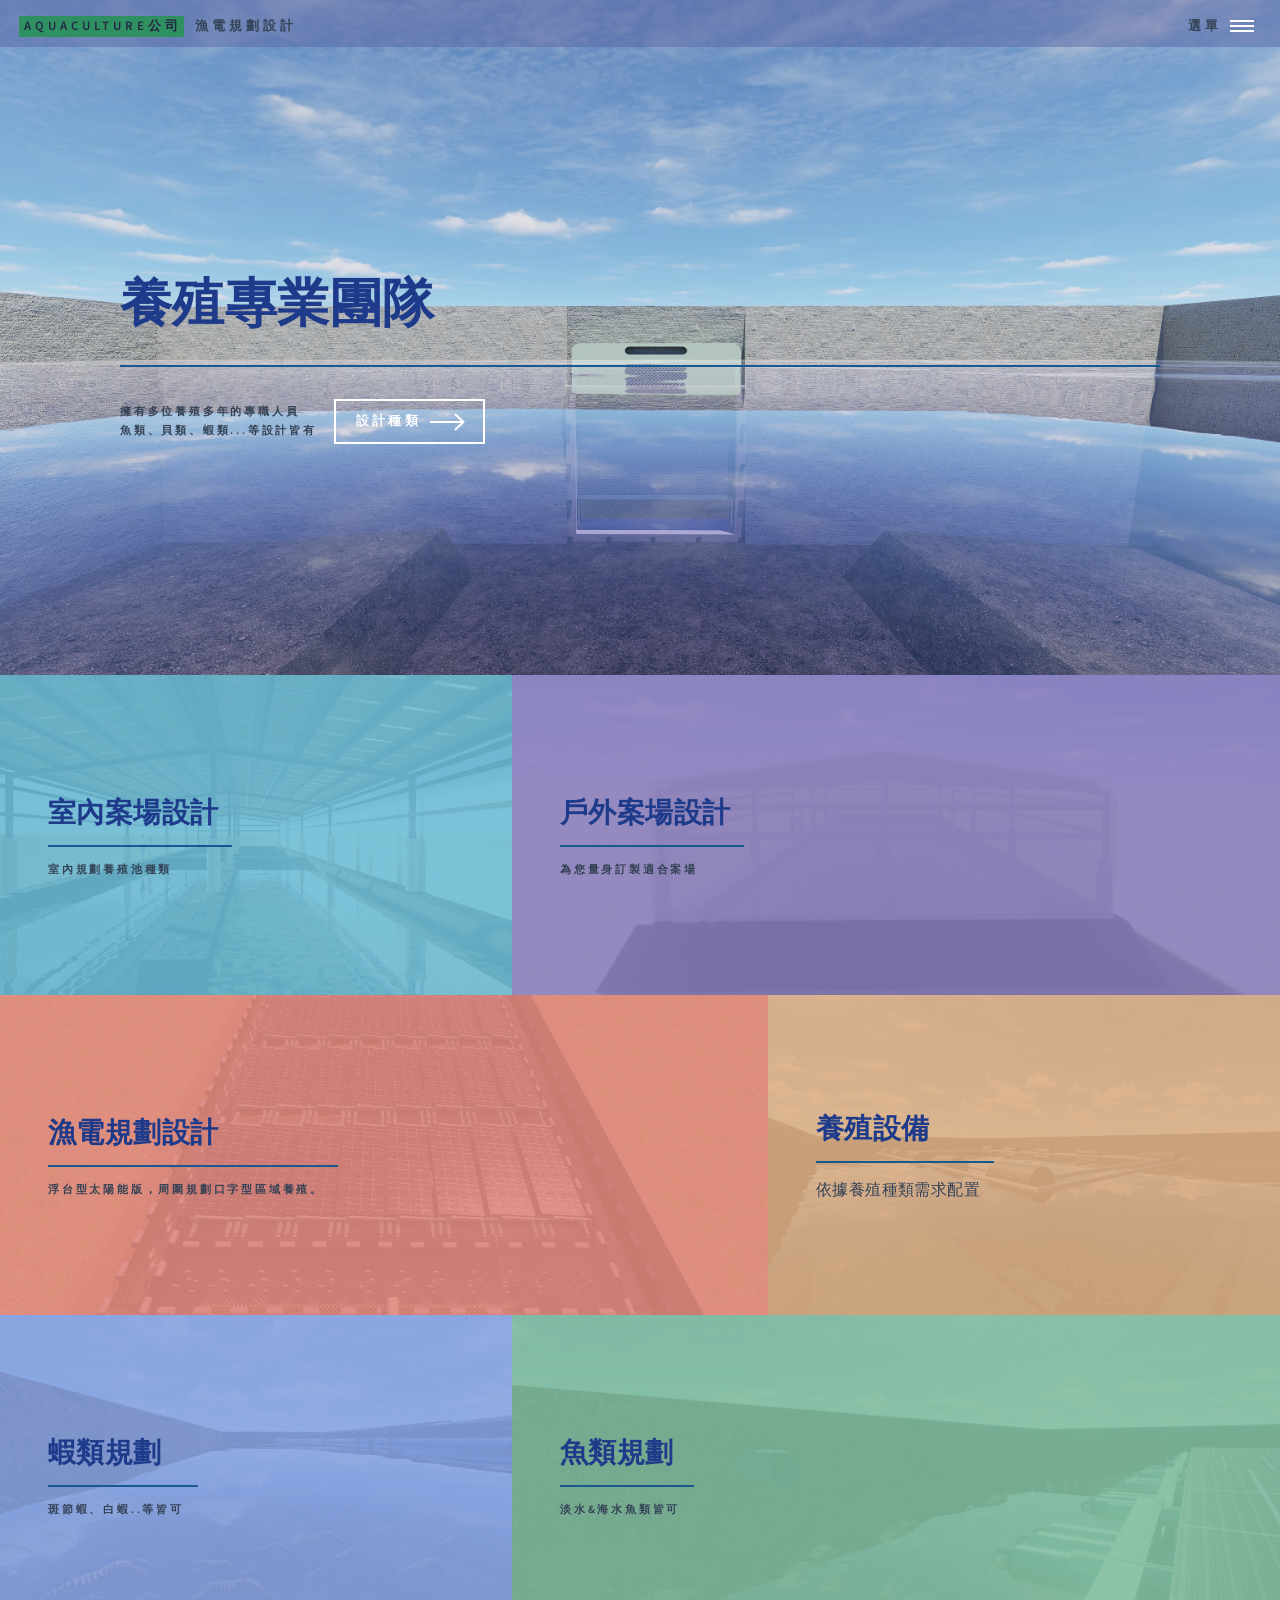
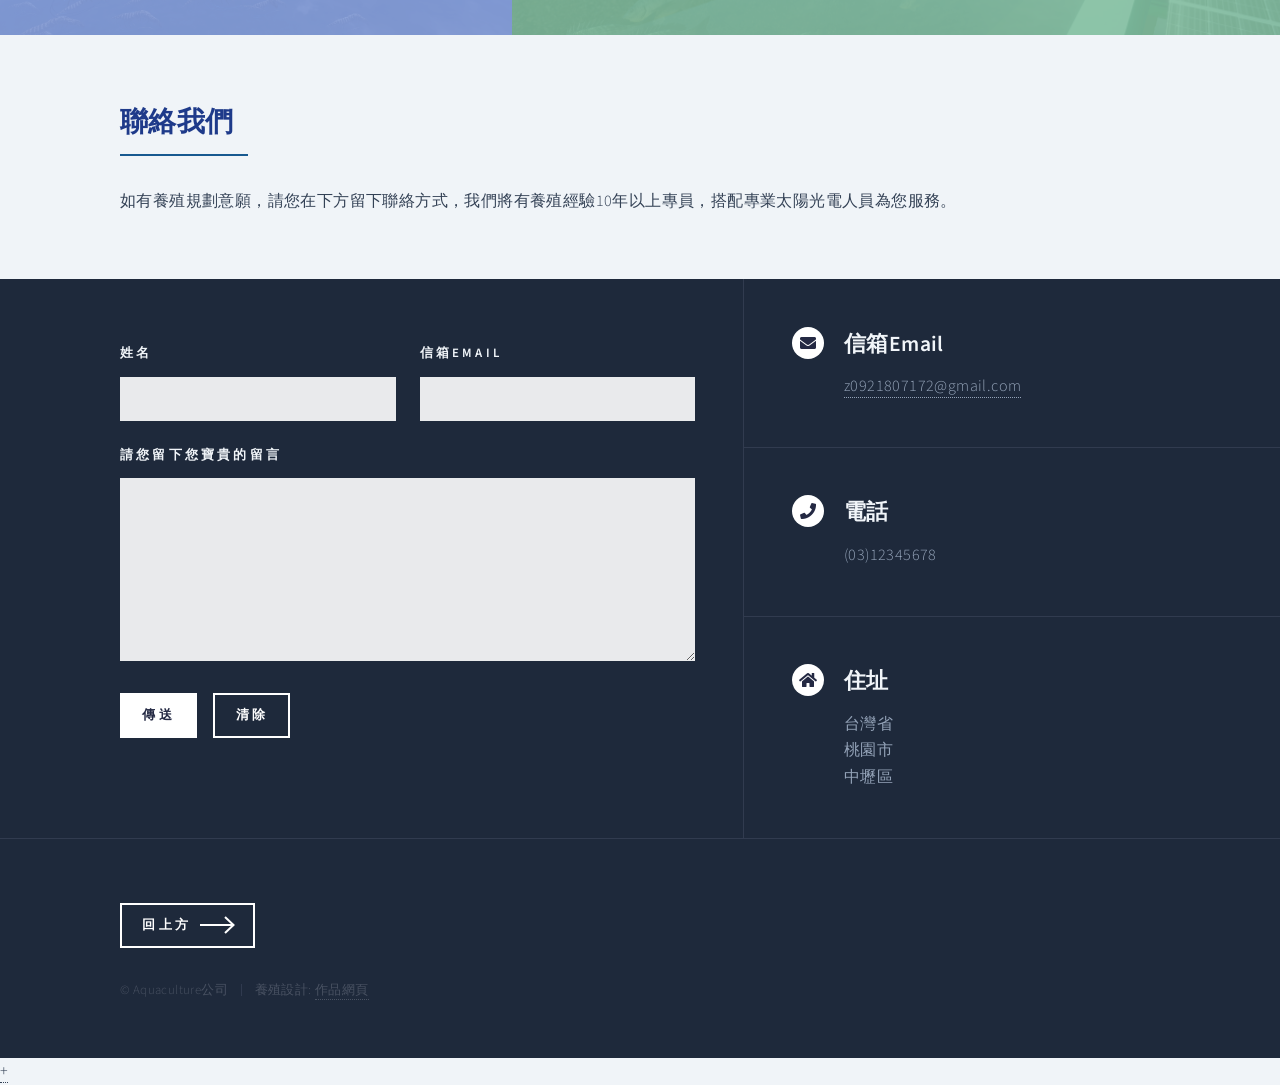
<file: index.html>
<!DOCTYPE HTML>
<!--
	Forty by HTML5 UP
	html5up.net | @ajlkn
	Free for personal and commercial use under the CCA 3.0 license (html5up.net/license)
-->
<html>
	<head>
		<title>Forty by HTML5 UP</title>
		<meta charset="utf-8" />
		<meta name="viewport" content="width=device-width, initial-scale=1, user-scalable=no" />
		<link rel="stylesheet" href="assets/css/main.css" />
		<noscript><link rel="stylesheet" href="assets/css/noscript.css" /></noscript>
	</head>
	<body class="is-preload">

		<!-- Wrapper -->
			<div id="wrapper">

				<!-- Header -->
					<header id="header" class="alt">
						<a href="index.html" class="logo"><strong>Aquaculture公司</strong> <span>漁電規劃設計</span></a>
						<nav>
							<a href="#menu">選單</a>
						</nav>
					</header>

				<!-- Menu -->
					<nav id="menu">
						<ul class="links">
							<li><a href="index.html">首頁</a></li>
							<li><a href="landing.html">室內案場設計</a></li>
							<li><a href="landing 2.html">戶外案場設計</a></li>
							<li><a href="landing 3.html">漁電規劃設計</a></li>
							<li><a href="landing 4.html">養殖設備</a></li>
							<li><a href="landing 5.html">蝦類規劃</a></li>
							<li><a href="landing 6.html">魚類規劃</a></li>
						</ul>
					
					</nav>

				<!-- Banner -->
					<section id="banner" class="major">
						<div class="inner">
							<header class="major">
								<h1>養殖專業團隊</h1>
							</header>
							<div class="content">
								<p>擁有多位養殖多年的專職人員<br />
								魚類、貝類、蝦類...等設計皆有</p>
								<ul class="actions">
									<li><a href="#one" class="button next scrolly">設計種類</a></li>
								</ul>
							</div>
						</div>
					</section>

				<!-- Main -->
					<div id="main">

						<!-- One -->
							<section id="one" class="tiles">
								<article>
									<span class="image">
										<img src="images/養殖示意圖有網子1115-6.jpg" alt="" />
									</span>
									<header class="major">
										<h3><a href="landing.html" class="link">室內案場設計</a></h3>
										<p>室內規劃養殖池種類</p>
									</header>
								</article>
								<article>
									<span class="image">
										<img src="images/養殖示意圖有網子1115-1.jpg" alt="" />
									</span>
									<header class="major">
										<h3><a href="landing 2.html" class="link">戶外案場設計</a></h3>
										<p>為您量身訂製適合案場</p>
									</header>
								</article>
								<article>
									<span class="image">
										<img src="images/台西BOSS-28.jpg" alt="" />
									</span>
									<header class="major">
										<h3><a href="landing 3.html" class="link"></a>漁電規劃設計</h3>
										<p>浮台型太陽能版，周圍規劃口字型區域養殖。</p>
									</header>
								</article>
								<article>
									<span class="image">
										<img src="images/浮筒箱網-1_副本.jpg" alt="" />
									</span>
									<header class="major">
										<h3><a href="landing 4.html" class="link">養殖設備</a></h3>
										<p></p>依據養殖種類需求配置
									</header>
								</article>
								<article>
									<span class="image">
										<img src="images/台西BOSS-L型-4.1.jpg" alt="" />
									</span>
									<header class="major">
										<h3><a href="landing 5.html" class="link">蝦類規劃</a></h3>
										<p>斑節蝦、白蝦..等皆可</p>
									</header>
								</article>
								<article>
									<span class="image">
										<img src="images/魚群.jpg" alt="" />
									</span>
									<header class="major">
										<h3><a href="landing 6.html" class="link">魚類規劃</a></h3>
										<p>淡水&海水魚類皆可</p>
									</header>
								</article>
							</section>

						<!-- Two -->
							<section id="two">
								<div class="inner">
									<header class="major">
										<h2>聯絡我們</h2>
									</header>
									<p>如有養殖規劃意願，請您在下方留下聯絡方式，我們將有養殖經驗10年以上專員，搭配專業太陽光電人員為您服務。</p>
									
								</div>
							</section>

					</div>

				<!-- Contact -->
					<section id="contact">
						<div class="inner">
							<section>
								<form method="post" action="#" onsubmit="return mailto()">
									<div class="fields">
										<div class="field half">
											<label for="name">姓名</label>
											<input type="text" name="name" id="name" />
										</div>
										<div class="field half">
											<label for="email">信箱Email</label>
											<input type="text" name="email" id="email" />
										</div>
										<div class="field">
											<label for="message">請您留下您寶貴的留言</label>
											<textarea name="message" id="message" rows="6"></textarea>
										</div>
									</div>
									<ul class="actions">
										<li><input type="submit" value="傳送" class="primary" /></li>
										<li><input type="reset" value="清除" /></li>
									</ul>
									<script>
										function mailto() {
											name = document.getElementsByName('name')[0].value; // 把使用者輸入的名稱拿出來用
											email = document.getElementsByName('email')[0].value; // 把使用者輸入的email拿出來用
											message = document.getElementsByName('message')[0].value.replaceAll('\n', '%0D%0A'); // 把使用者輸入的內容拿出來用
											window.location.href = "mailto:z0921807172@gmail.com?subject=洽詢養殖規劃&body=您好, 我是" + name + ":%0D%0A" + message;
											return false;
										}
									</script>
								</form>
							</section>
							<section class="split">
								<section>
									<div class="contact-method">
										<span class="icon solid alt fa-envelope"></span>
										<h3>信箱Email</h3>
										<a href="#">z0921807172@gmail.com</a>
									</div>
								</section>
								<section>
									<div class="contact-method">
										<span class="icon solid alt fa-phone"></span>
										<h3>電話</h3>
										<span>(03)12345678 </span>
									</div>
								</section>
								<section>
									<div class="contact-method">
										<span class="icon solid alt fa-home"></span>
										<h3>住址</h3>
										<span>台灣省<br />
										桃園市<br />
										中壢區</span>
									</div>
								</section>
							</section>
						</div>
					</section>

				<!-- Footer -->
					<footer id="footer">
						<div class="inner">
							<ul class="actions">
								<li><a href="index.html" class="button next">回上方</a></li>
							</ul>
							<ul class="copyright">
								<li>&copy; Aquaculture公司</li><li>養殖設計: <a href="https://kuula.co/post/hftNM">作品網頁</a></li>
							</ul>
						</div>
					</footer>

			</div>

		<!-- Scripts -->
			<script src="assets/js/jquery.min.js"></script>
			<script src="assets/js/jquery.scrolly.min.js"></script>
			<script src="assets/js/jquery.scrollex.min.js"></script>
			<script src="assets/js/browser.min.js"></script>
			<script src="assets/js/breakpoints.min.js"></script>
			<script src="assets/js/util.js"></script>
			<script src="assets/js/main.js"></script>

	</body>
</html>
<a href="#wrapper" class="btn">+</a>
</file>
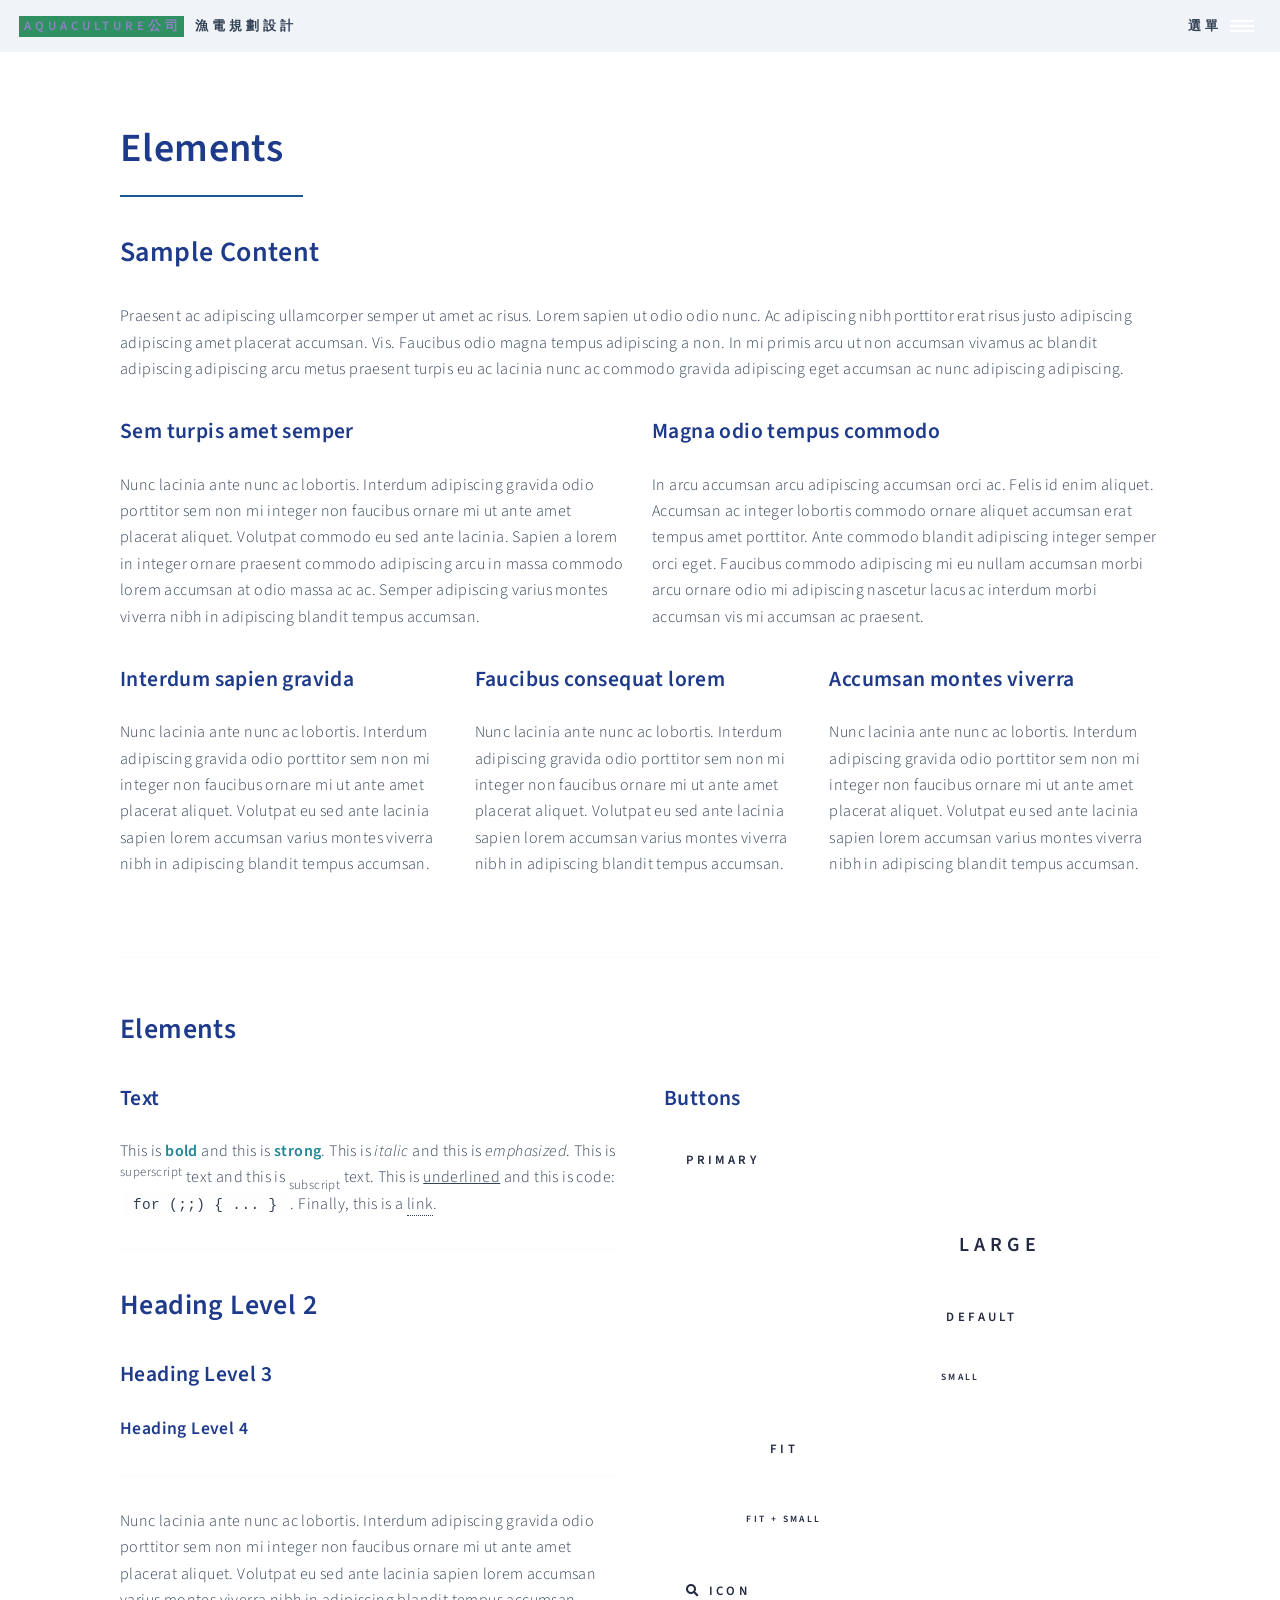
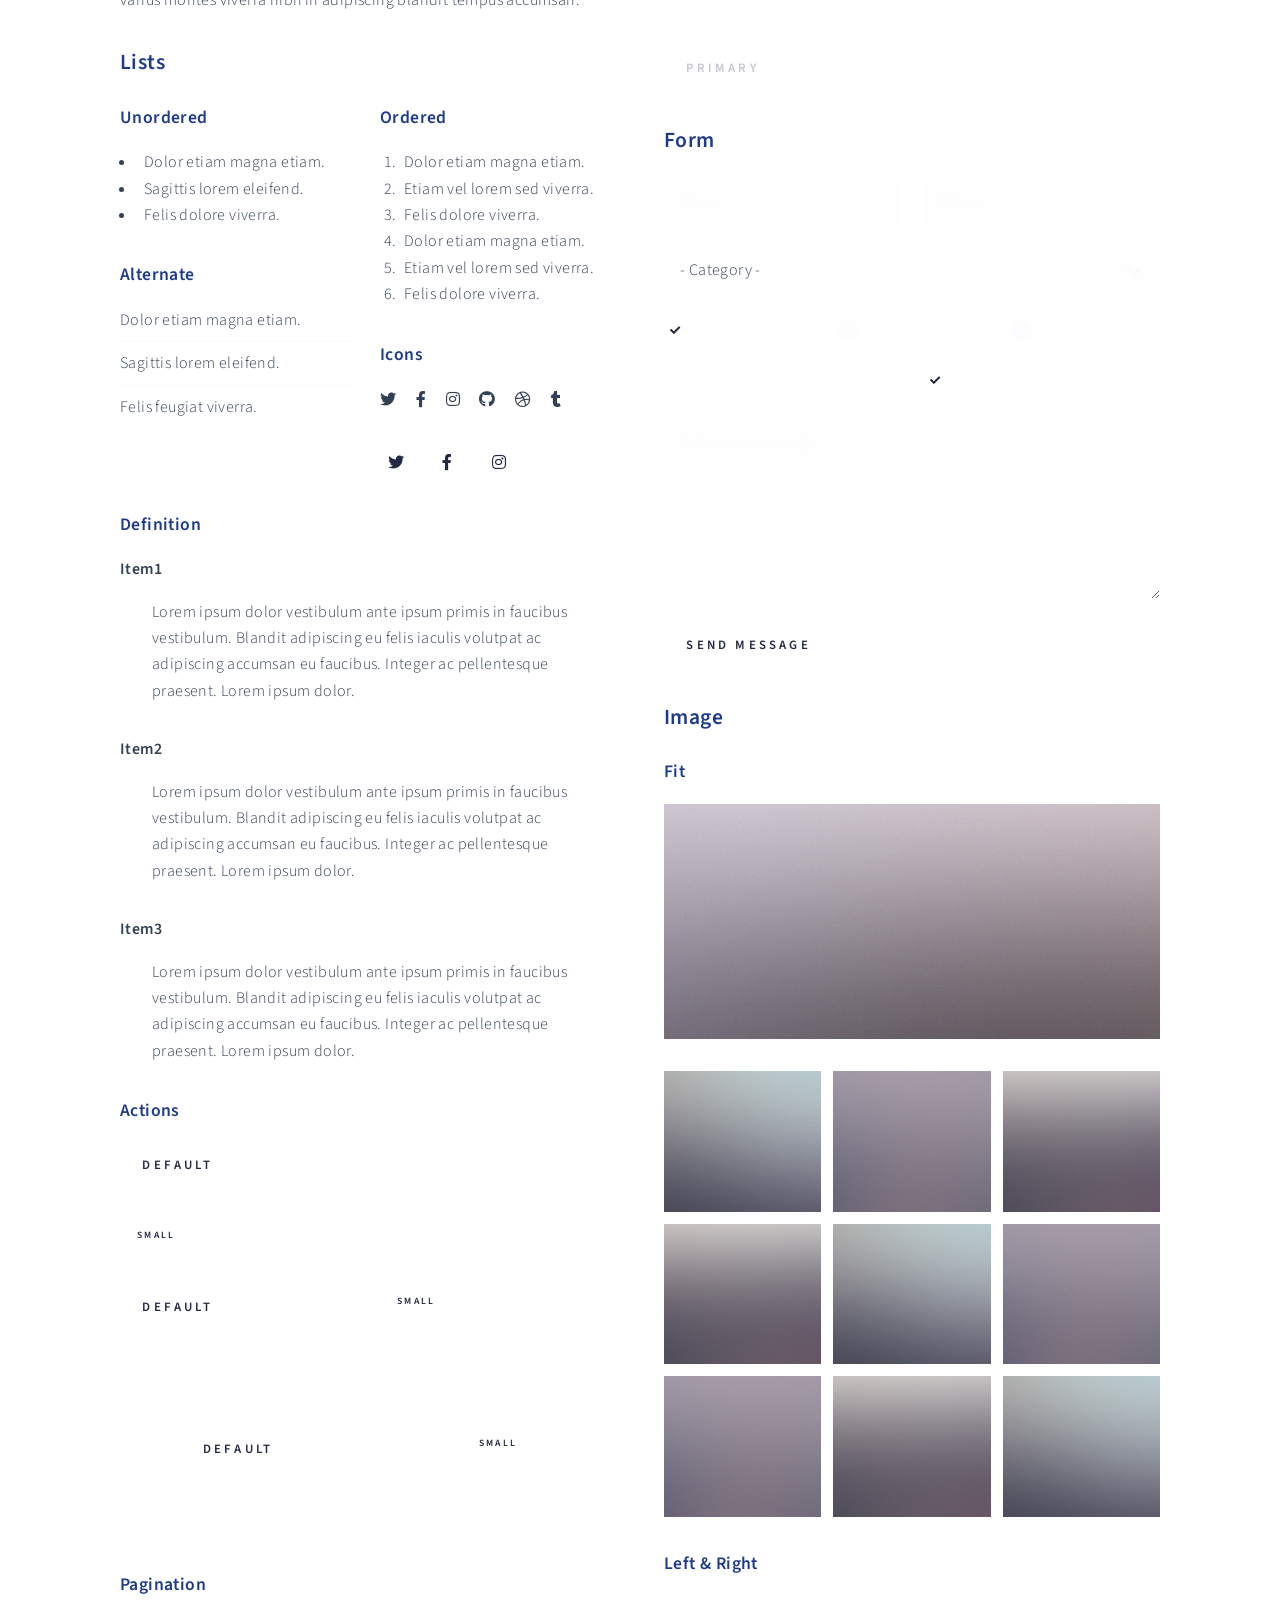
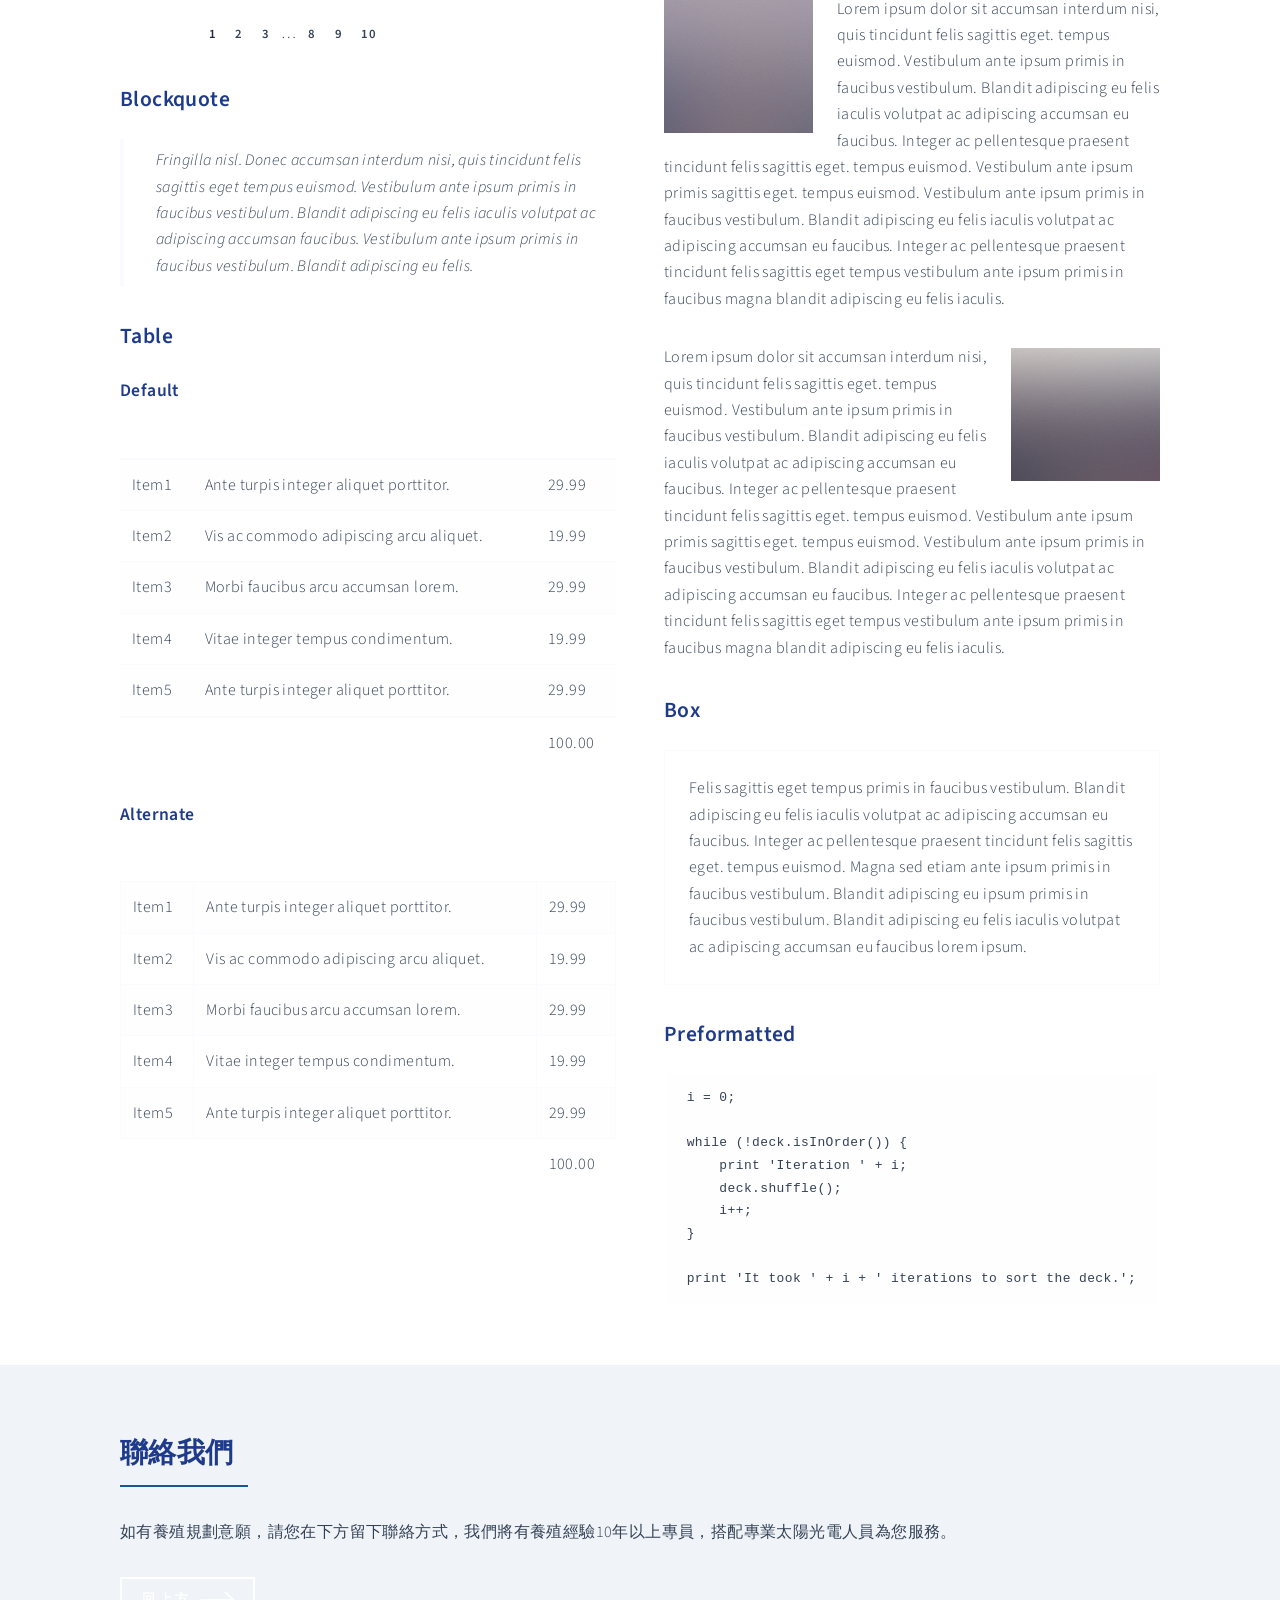
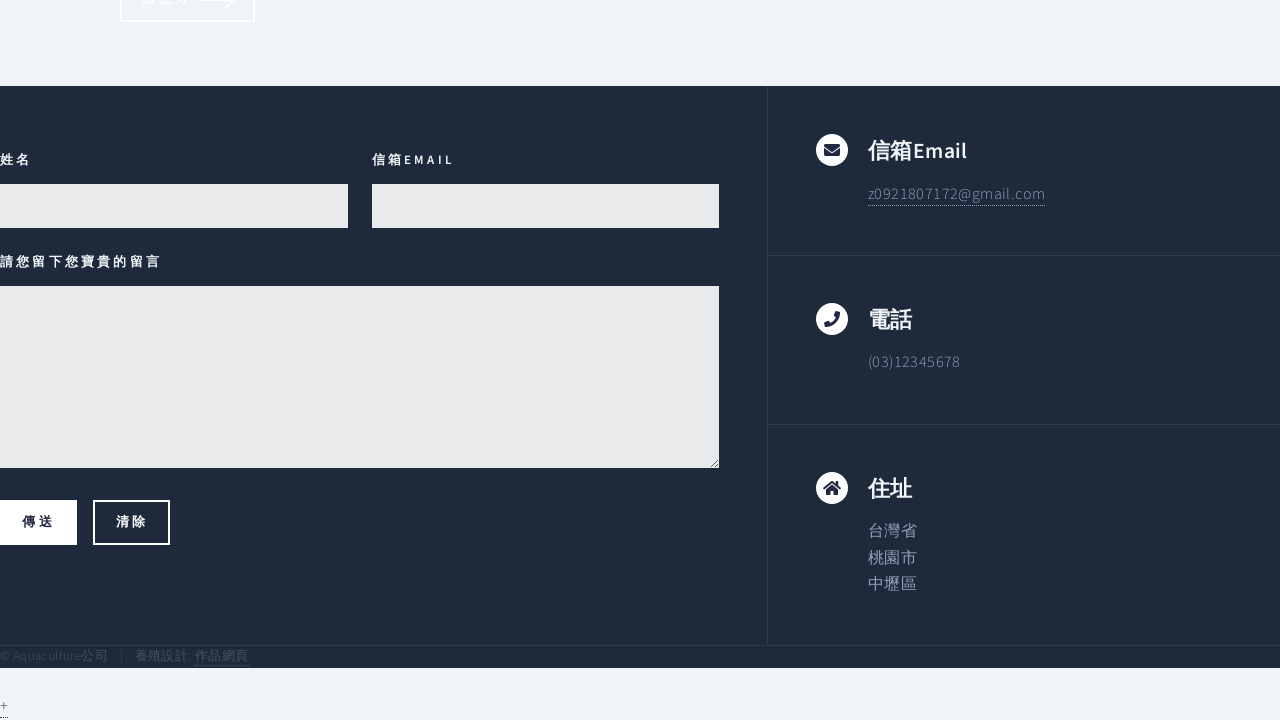
<file: elements.html>
<!DOCTYPE HTML>
<!--
	Forty by HTML5 UP
	html5up.net | @ajlkn
	Free for personal and commercial use under the CCA 3.0 license (html5up.net/license)
-->
<html>
	<head>
		<title>Elements - Forty by HTML5 UP</title>
		<meta charset="utf-8" />
		<meta name="viewport" content="width=device-width, initial-scale=1, user-scalable=no" />
		<link rel="stylesheet" href="assets/css/main.css" />
		<noscript><link rel="stylesheet" href="assets/css/noscript.css" /></noscript>
	</head>
	<body class="is-preload">

		<!-- Wrapper -->
			<div id="wrapper">

				<!-- Header -->
				<!-- Note: The "styleN" class below should match that of the banner element. -->
				<header id="header" class="alt style2">
					<a href="index.html" class="logo"><strong>Aquaculture公司</strong> <span>漁電規劃設計</span></a>
					<nav>
						<a href="#menu">選單</a>
					</nav>
				</header>

			<!-- Menu -->
				<nav id="menu">
					<ul class="links">
						<li><a href="index.html">首頁</a></li>
						<li><a href="landing.html">室內養殖池</a></li>
						<li><a href="generic.html">室外養殖池</a></li>
						<li><a href="elements.html">養殖種類</a></li>
					
				</nav>


				<!-- Main -->
					<div id="main" class="alt">

						<!-- One -->
							<section id="one">
								<div class="inner">
									<header class="major">
										<h1>Elements</h1>
									</header>

									<!-- Content -->
										<h2 id="content">Sample Content</h2>
										<p>Praesent ac adipiscing ullamcorper semper ut amet ac risus. Lorem sapien ut odio odio nunc. Ac adipiscing nibh porttitor erat risus justo adipiscing adipiscing amet placerat accumsan. Vis. Faucibus odio magna tempus adipiscing a non. In mi primis arcu ut non accumsan vivamus ac blandit adipiscing adipiscing arcu metus praesent turpis eu ac lacinia nunc ac commodo gravida adipiscing eget accumsan ac nunc adipiscing adipiscing.</p>
										<div class="row">
											<div class="col-6 col-12-small">
												<h3>Sem turpis amet semper</h3>
												<p>Nunc lacinia ante nunc ac lobortis. Interdum adipiscing gravida odio porttitor sem non mi integer non faucibus ornare mi ut ante amet placerat aliquet. Volutpat commodo eu sed ante lacinia. Sapien a lorem in integer ornare praesent commodo adipiscing arcu in massa commodo lorem accumsan at odio massa ac ac. Semper adipiscing varius montes viverra nibh in adipiscing blandit tempus accumsan.</p>
											</div>
											<div class="col-6 col-12-small">
												<h3>Magna odio tempus commodo</h3>
												<p>In arcu accumsan arcu adipiscing accumsan orci ac. Felis id enim aliquet. Accumsan ac integer lobortis commodo ornare aliquet accumsan erat tempus amet porttitor. Ante commodo blandit adipiscing integer semper orci eget. Faucibus commodo adipiscing mi eu nullam accumsan morbi arcu ornare odio mi adipiscing nascetur lacus ac interdum morbi accumsan vis mi accumsan ac praesent.</p>
											</div>
											<!-- Break -->
											<div class="col-4 col-12-medium">
												<h3>Interdum sapien gravida</h3>
												<p>Nunc lacinia ante nunc ac lobortis. Interdum adipiscing gravida odio porttitor sem non mi integer non faucibus ornare mi ut ante amet placerat aliquet. Volutpat eu sed ante lacinia sapien lorem accumsan varius montes viverra nibh in adipiscing blandit tempus accumsan.</p>
											</div>
											<div class="col-4 col-12-medium">
												<h3>Faucibus consequat lorem</h3>
												<p>Nunc lacinia ante nunc ac lobortis. Interdum adipiscing gravida odio porttitor sem non mi integer non faucibus ornare mi ut ante amet placerat aliquet. Volutpat eu sed ante lacinia sapien lorem accumsan varius montes viverra nibh in adipiscing blandit tempus accumsan.</p>
											</div>
											<div class="col-4 col-12-medium">
												<h3>Accumsan montes viverra</h3>
												<p>Nunc lacinia ante nunc ac lobortis. Interdum adipiscing gravida odio porttitor sem non mi integer non faucibus ornare mi ut ante amet placerat aliquet. Volutpat eu sed ante lacinia sapien lorem accumsan varius montes viverra nibh in adipiscing blandit tempus accumsan.</p>
											</div>
										</div>

									<hr class="major" />

									<!-- Elements -->
										<h2 id="elements">Elements</h2>
										<div class="row gtr-200">
											<div class="col-6 col-12-medium">

												<!-- Text stuff -->
													<h3>Text</h3>
													<p>This is <b>bold</b> and this is <strong>strong</strong>. This is <i>italic</i> and this is <em>emphasized</em>.
													This is <sup>superscript</sup> text and this is <sub>subscript</sub> text.
													This is <u>underlined</u> and this is code: <code>for (;;) { ... }</code>.
													Finally, this is a <a href="#">link</a>.</p>
													<hr />
													<h2>Heading Level 2</h2>
													<h3>Heading Level 3</h3>
													<h4>Heading Level 4</h4>
													<hr />
													<p>Nunc lacinia ante nunc ac lobortis. Interdum adipiscing gravida odio porttitor sem non mi integer non faucibus ornare mi ut ante amet placerat aliquet. Volutpat eu sed ante lacinia sapien lorem accumsan varius montes viverra nibh in adipiscing blandit tempus accumsan.</p>

												<!-- Lists -->
													<h3>Lists</h3>
													<div class="row">
														<div class="col-6 col-12-small">

															<h4>Unordered</h4>
															<ul>
																<li>Dolor etiam magna etiam.</li>
																<li>Sagittis lorem eleifend.</li>
																<li>Felis dolore viverra.</li>
															</ul>

															<h4>Alternate</h4>
															<ul class="alt">
																<li>Dolor etiam magna etiam.</li>
																<li>Sagittis lorem eleifend.</li>
																<li>Felis feugiat viverra.</li>
															</ul>

														</div>
														<div class="col-6 col-12-small">

															<h4>Ordered</h4>
															<ol>
																<li>Dolor etiam magna etiam.</li>
																<li>Etiam vel lorem sed viverra.</li>
																<li>Felis dolore viverra.</li>
																<li>Dolor etiam magna etiam.</li>
																<li>Etiam vel lorem sed viverra.</li>
																<li>Felis dolore viverra.</li>
															</ol>

															<h4>Icons</h4>
															<ul class="icons">
																<li><a href="#" class="icon brands fa-twitter"><span class="label">Twitter</span></a></li>
																<li><a href="#" class="icon brands fa-facebook-f"><span class="label">Facebook</span></a></li>
																<li><a href="#" class="icon brands fa-instagram"><span class="label">Instagram</span></a></li>
																<li><a href="#" class="icon brands fa-github"><span class="label">Github</span></a></li>
																<li><a href="#" class="icon brands fa-dribbble"><span class="label">Dribbble</span></a></li>
																<li><a href="#" class="icon brands fa-tumblr"><span class="label">Tumblr</span></a></li>
															</ul>
															<ul class="icons">
																<li><a href="#" class="icon brands alt fa-twitter"><span class="label">Twitter</span></a></li>
																<li><a href="#" class="icon brands alt fa-facebook-f"><span class="label">Facebook</span></a></li>
																<li><a href="#" class="icon brands alt fa-instagram"><span class="label">Instagram</span></a></li>
															</ul>

														</div>
													</div>
													<h4>Definition</h4>
													<dl>
														<dt>Item1</dt>
														<dd>
															<p>Lorem ipsum dolor vestibulum ante ipsum primis in faucibus vestibulum. Blandit adipiscing eu felis iaculis volutpat ac adipiscing accumsan eu faucibus. Integer ac pellentesque praesent. Lorem ipsum dolor.</p>
														</dd>
														<dt>Item2</dt>
														<dd>
															<p>Lorem ipsum dolor vestibulum ante ipsum primis in faucibus vestibulum. Blandit adipiscing eu felis iaculis volutpat ac adipiscing accumsan eu faucibus. Integer ac pellentesque praesent. Lorem ipsum dolor.</p>
														</dd>
														<dt>Item3</dt>
														<dd>
															<p>Lorem ipsum dolor vestibulum ante ipsum primis in faucibus vestibulum. Blandit adipiscing eu felis iaculis volutpat ac adipiscing accumsan eu faucibus. Integer ac pellentesque praesent. Lorem ipsum dolor.</p>
														</dd>
													</dl>

													<h4>Actions</h4>
													<ul class="actions">
														<li><a href="#" class="button primary">Default</a></li>
														<li><a href="#" class="button">Default</a></li>
													</ul>
													<ul class="actions small">
														<li><a href="#" class="button primary small">Small</a></li>
														<li><a href="#" class="button small">Small</a></li>
													</ul>
													<div class="row">
														<div class="col-6 col-12-small">
															<ul class="actions stacked">
																<li><a href="#" class="button primary">Default</a></li>
																<li><a href="#" class="button">Default</a></li>
															</ul>
														</div>
														<div class="col-6 col-12-small">
															<ul class="actions stacked">
																<li><a href="#" class="button primary small">Small</a></li>
																<li><a href="#" class="button small">Small</a></li>
															</ul>
														</div>
														<div class="col-6 col-12-small">
															<ul class="actions stacked">
																<li><a href="#" class="button primary fit">Default</a></li>
																<li><a href="#" class="button fit">Default</a></li>
															</ul>
														</div>
														<div class="col-6 col-12-small">
															<ul class="actions stacked">
																<li><a href="#" class="button primary small fit">Small</a></li>
																<li><a href="#" class="button small fit">Small</a></li>
															</ul>
														</div>
													</div>

													<h4>Pagination</h4>
													<ul class="pagination">
														<li><span class="button small disabled">Prev</span></li>
														<li><a href="#" class="page active">1</a></li>
														<li><a href="#" class="page">2</a></li>
														<li><a href="#" class="page">3</a></li>
														<li><span>&hellip;</span></li>
														<li><a href="#" class="page">8</a></li>
														<li><a href="#" class="page">9</a></li>
														<li><a href="#" class="page">10</a></li>
														<li><a href="#" class="button small">Next</a></li>
													</ul>

												<!-- Blockquote -->
													<h3>Blockquote</h3>
													<blockquote>Fringilla nisl. Donec accumsan interdum nisi, quis tincidunt felis sagittis eget tempus euismod. Vestibulum ante ipsum primis in faucibus vestibulum. Blandit adipiscing eu felis iaculis volutpat ac adipiscing accumsan faucibus. Vestibulum ante ipsum primis in faucibus vestibulum. Blandit adipiscing eu felis.</blockquote>

												<!-- Table -->
													<h3>Table</h3>

													<h4>Default</h4>
													<div class="table-wrapper">
														<table>
															<thead>
																<tr>
																	<th>Name</th>
																	<th>Description</th>
																	<th>Price</th>
																</tr>
															</thead>
															<tbody>
																<tr>
																	<td>Item1</td>
																	<td>Ante turpis integer aliquet porttitor.</td>
																	<td>29.99</td>
																</tr>
																<tr>
																	<td>Item2</td>
																	<td>Vis ac commodo adipiscing arcu aliquet.</td>
																	<td>19.99</td>
																</tr>
																<tr>
																	<td>Item3</td>
																	<td> Morbi faucibus arcu accumsan lorem.</td>
																	<td>29.99</td>
																</tr>
																<tr>
																	<td>Item4</td>
																	<td>Vitae integer tempus condimentum.</td>
																	<td>19.99</td>
																</tr>
																<tr>
																	<td>Item5</td>
																	<td>Ante turpis integer aliquet porttitor.</td>
																	<td>29.99</td>
																</tr>
															</tbody>
															<tfoot>
																<tr>
																	<td colspan="2"></td>
																	<td>100.00</td>
																</tr>
															</tfoot>
														</table>
													</div>

													<h4>Alternate</h4>
													<div class="table-wrapper">
														<table class="alt">
															<thead>
																<tr>
																	<th>Name</th>
																	<th>Description</th>
																	<th>Price</th>
																</tr>
															</thead>
															<tbody>
																<tr>
																	<td>Item1</td>
																	<td>Ante turpis integer aliquet porttitor.</td>
																	<td>29.99</td>
																</tr>
																<tr>
																	<td>Item2</td>
																	<td>Vis ac commodo adipiscing arcu aliquet.</td>
																	<td>19.99</td>
																</tr>
																<tr>
																	<td>Item3</td>
																	<td> Morbi faucibus arcu accumsan lorem.</td>
																	<td>29.99</td>
																</tr>
																<tr>
																	<td>Item4</td>
																	<td>Vitae integer tempus condimentum.</td>
																	<td>19.99</td>
																</tr>
																<tr>
																	<td>Item5</td>
																	<td>Ante turpis integer aliquet porttitor.</td>
																	<td>29.99</td>
																</tr>
															</tbody>
															<tfoot>
																<tr>
																	<td colspan="2"></td>
																	<td>100.00</td>
																</tr>
															</tfoot>
														</table>
													</div>

											</div>
											<div class="col-6 col-12-medium">

												<!-- Buttons -->
													<h3>Buttons</h3>
													<ul class="actions">
														<li><a href="#" class="button primary">Primary</a></li>
														<li><a href="#" class="button">Default</a></li>
													</ul>
													<div class="row">
														<div class="col-6 col-12-xsmall">
															<ul class="actions stacked">
																<li><a href="#" class="button large">Large</a></li>
																<li><a href="#" class="button">Default</a></li>
																<li><a href="#" class="button small">Small</a></li>
															</ul>
														</div>
														<div class="col-6 col-12-xsmall">
															<ul class="actions stacked">
																<li><a href="#" class="button primary large">Large</a></li>
																<li><a href="#" class="button primary">Default</a></li>
																<li><a href="#" class="button primary small">Small</a></li>
															</ul>
														</div>
													</div>
													<ul class="actions fit">
														<li><a href="#" class="button primary fit">Fit</a></li>
														<li><a href="#" class="button fit">Fit</a></li>
													</ul>
													<ul class="actions fit small">
														<li><a href="#" class="button primary fit small">Fit + Small</a></li>
														<li><a href="#" class="button fit small">Fit + Small</a></li>
													</ul>
													<ul class="actions">
														<li><a href="#" class="button primary icon solid fa-search">Icon</a></li>
														<li><a href="#" class="button icon solid fa-download">Icon</a></li>
													</ul>
													<ul class="actions">
														<li><span class="button primary disabled">Primary</span></li>
														<li><span class="button disabled">Default</span></li>
													</ul>

												<!-- Form -->
													<h3>Form</h3>

													<form method="post" action="#">
														<div class="row gtr-uniform">
															<div class="col-6 col-12-xsmall">
																<input type="text" name="demo-name" id="demo-name" value="" placeholder="Name" />
															</div>
															<div class="col-6 col-12-xsmall">
																<input type="email" name="demo-email" id="demo-email" value="" placeholder="Email" />
															</div>
															<!-- Break -->
															<div class="col-12">
																<select name="demo-category" id="demo-category">
																	<option value="">- Category -</option>
																	<option value="1">Manufacturing</option>
																	<option value="1">Shipping</option>
																	<option value="1">Administration</option>
																	<option value="1">Human Resources</option>
																</select>
															</div>
															<!-- Break -->
															<div class="col-4 col-12-small">
																<input type="radio" id="demo-priority-low" name="demo-priority" checked>
																<label for="demo-priority-low">Low</label>
															</div>
															<div class="col-4 col-12-small">
																<input type="radio" id="demo-priority-normal" name="demo-priority">
																<label for="demo-priority-normal">Normal</label>
															</div>
															<div class="col-4 col-12-small">
																<input type="radio" id="demo-priority-high" name="demo-priority">
																<label for="demo-priority-high">High</label>
															</div>
															<!-- Break -->
															<div class="col-6 col-12-small">
																<input type="checkbox" id="demo-copy" name="demo-copy">
																<label for="demo-copy">Email me a copy</label>
															</div>
															<div class="col-6 col-12-small">
																<input type="checkbox" id="demo-human" name="demo-human" checked>
																<label for="demo-human">I am a human</label>
															</div>
															<!-- Break -->
															<div class="col-12">
																<textarea name="demo-message" id="demo-message" placeholder="Enter your message" rows="6"></textarea>
															</div>
															<!-- Break -->
															<div class="col-12">
																<ul class="actions">
																	<li><input type="submit" value="Send Message" class="primary" /></li>
																	<li><input type="reset" value="Reset" /></li>
																</ul>
															</div>
														</div>
													</form>

												<!-- Image -->
													<h3>Image</h3>

													<h4>Fit</h4>
													<span class="image fit"><img src="images/pic03.jpg" alt="" /></span>
													<div class="box alt">
														<div class="row gtr-50 gtr-uniform">
															<div class="col-4"><span class="image fit"><img src="images/pic08.jpg" alt="" /></span></div>
															<div class="col-4"><span class="image fit"><img src="images/pic09.jpg" alt="" /></span></div>
															<div class="col-4"><span class="image fit"><img src="images/pic10.jpg" alt="" /></span></div>
															<!-- Break -->
															<div class="col-4"><span class="image fit"><img src="images/pic10.jpg" alt="" /></span></div>
															<div class="col-4"><span class="image fit"><img src="images/pic08.jpg" alt="" /></span></div>
															<div class="col-4"><span class="image fit"><img src="images/pic09.jpg" alt="" /></span></div>
															<!-- Break -->
															<div class="col-4"><span class="image fit"><img src="images/pic09.jpg" alt="" /></span></div>
															<div class="col-4"><span class="image fit"><img src="images/pic10.jpg" alt="" /></span></div>
															<div class="col-4"><span class="image fit"><img src="images/pic08.jpg" alt="" /></span></div>
														</div>
													</div>

													<h4>Left &amp; Right</h4>
													<p><span class="image left"><img src="images/pic09.jpg" alt="" /></span>Lorem ipsum dolor sit accumsan interdum nisi, quis tincidunt felis sagittis eget. tempus euismod. Vestibulum ante ipsum primis in faucibus vestibulum. Blandit adipiscing eu felis iaculis volutpat ac adipiscing accumsan eu faucibus. Integer ac pellentesque praesent tincidunt felis sagittis eget. tempus euismod. Vestibulum ante ipsum primis sagittis eget. tempus euismod. Vestibulum ante ipsum primis in faucibus vestibulum. Blandit adipiscing eu felis iaculis volutpat ac adipiscing accumsan eu faucibus. Integer ac pellentesque praesent tincidunt felis sagittis eget tempus vestibulum ante ipsum primis in faucibus magna blandit adipiscing eu felis iaculis.</p>
													<p><span class="image right"><img src="images/pic10.jpg" alt="" /></span>Lorem ipsum dolor sit accumsan interdum nisi, quis tincidunt felis sagittis eget. tempus euismod. Vestibulum ante ipsum primis in faucibus vestibulum. Blandit adipiscing eu felis iaculis volutpat ac adipiscing accumsan eu faucibus. Integer ac pellentesque praesent tincidunt felis sagittis eget. tempus euismod. Vestibulum ante ipsum primis sagittis eget. tempus euismod. Vestibulum ante ipsum primis in faucibus vestibulum. Blandit adipiscing eu felis iaculis volutpat ac adipiscing accumsan eu faucibus. Integer ac pellentesque praesent tincidunt felis sagittis eget tempus vestibulum ante ipsum primis in faucibus magna blandit adipiscing eu felis iaculis.</p>

												<!-- Box -->
													<h3>Box</h3>
													<div class="box">
														<p>Felis sagittis eget tempus primis in faucibus vestibulum. Blandit adipiscing eu felis iaculis volutpat ac adipiscing accumsan eu faucibus. Integer ac pellentesque praesent tincidunt felis sagittis eget. tempus euismod. Magna sed etiam ante ipsum primis in faucibus vestibulum. Blandit adipiscing eu ipsum primis in faucibus vestibulum. Blandit adipiscing eu felis iaculis volutpat ac adipiscing accumsan eu faucibus lorem ipsum.</p>
													</div>

												<!-- Preformatted Code -->
													<h3>Preformatted</h3>
													<pre><code>i = 0;

while (!deck.isInOrder()) {
    print 'Iteration ' + i;
    deck.shuffle();
    i++;
}

print 'It took ' + i + ' iterations to sort the deck.';
</code></pre>

											</div>
										</div>

								</div>
							</section>

					</div>

				<!-- Contact -->
				<section id="two">
					<div class="inner">
						<header class="major">
							<h2>聯絡我們</h2>
						</header>
						<p>如有養殖規劃意願，請您在下方留下聯絡方式，我們將有養殖經驗10年以上專員，搭配專業太陽光電人員為您服務。</p>
						<ul class="actions">
							<li><a href="index.html" class="button next">回上方</a></li>
						</ul>
					</div>
				</section>

		</div>

	<!-- Contact -->
		<section id="contact">
			<div class="inner">
				<section>
					<form method="post" action="#" onsubmit="return mailto()">
						<div class="fields">
							<div class="field half">
								<label for="name">姓名</label>
								<input type="text" name="name" id="name" />
							</div>
							<div class="field half">
								<label for="email">信箱Email</label>
								<input type="text" name="email" id="email" />
							</div>
							<div class="field">
								<label for="message">請您留下您寶貴的留言</label>
								<textarea name="message" id="message" rows="6"></textarea>
							</div>
						</div>
						<ul class="actions">
							<li><input type="submit" value="傳送" class="primary" /></li>
							<li><input type="reset" value="清除" /></li>
						</ul>
						<script>
							function mailto() {
								name = document.getElementsByName('name')[0].value; // 把使用者輸入的名稱拿出來用
								email = document.getElementsByName('email')[0].value; // 把使用者輸入的email拿出來用
								message = document.getElementsByName('message')[0].value.replaceAll('\n', '%0D%0A'); // 把使用者輸入的內容拿出來用
								window.location.href = "mailto:z0921807172@gmail.com?subject=洽詢養殖規劃&body=您好, 我是" + name + ":%0D%0A" + message;
								return false;
							}
						</script>
					</form>
				</section>
				<section class="split">
					<section>
						<div class="contact-method">
							<span class="icon solid alt fa-envelope"></span>
							<h3>信箱Email</h3>
							<a href="#">z0921807172@gmail.com</a>
						</div>
					</section>
					<section>
						<div class="contact-method">
							<span class="icon solid alt fa-phone"></span>
							<h3>電話</h3>
							<span>(03)12345678 </span>
						</div>
					</section>
					<section>
						<div class="contact-method">
							<span class="icon solid alt fa-home"></span>
							<h3>住址</h3>
							<span>台灣省<br />
							桃園市<br />
							中壢區</span>
						</div>
					</section>
				</section>
			</div>
		</section>

	<!-- Footer -->
		<footer id="footer">
			<div class="inner">
				
				<ul class="copyright">
					<li>&copy; Aquaculture公司</li><li>養殖設計: <a href="https://kuula.co/post/hftNM">作品網頁</a></li>
				</ul>
			</div>
		</footer>

</div>

<!-- Scripts -->
<script src="assets/js/jquery.min.js"></script>
<script src="assets/js/jquery.scrolly.min.js"></script>
<script src="assets/js/jquery.scrollex.min.js"></script>
<script src="assets/js/browser.min.js"></script>
<script src="assets/js/breakpoints.min.js"></script>
<script src="assets/js/util.js"></script>
<script src="assets/js/main.js"></script>

</body>
</html>
<a href="#wrapper" class="btn">+</a>
</file>
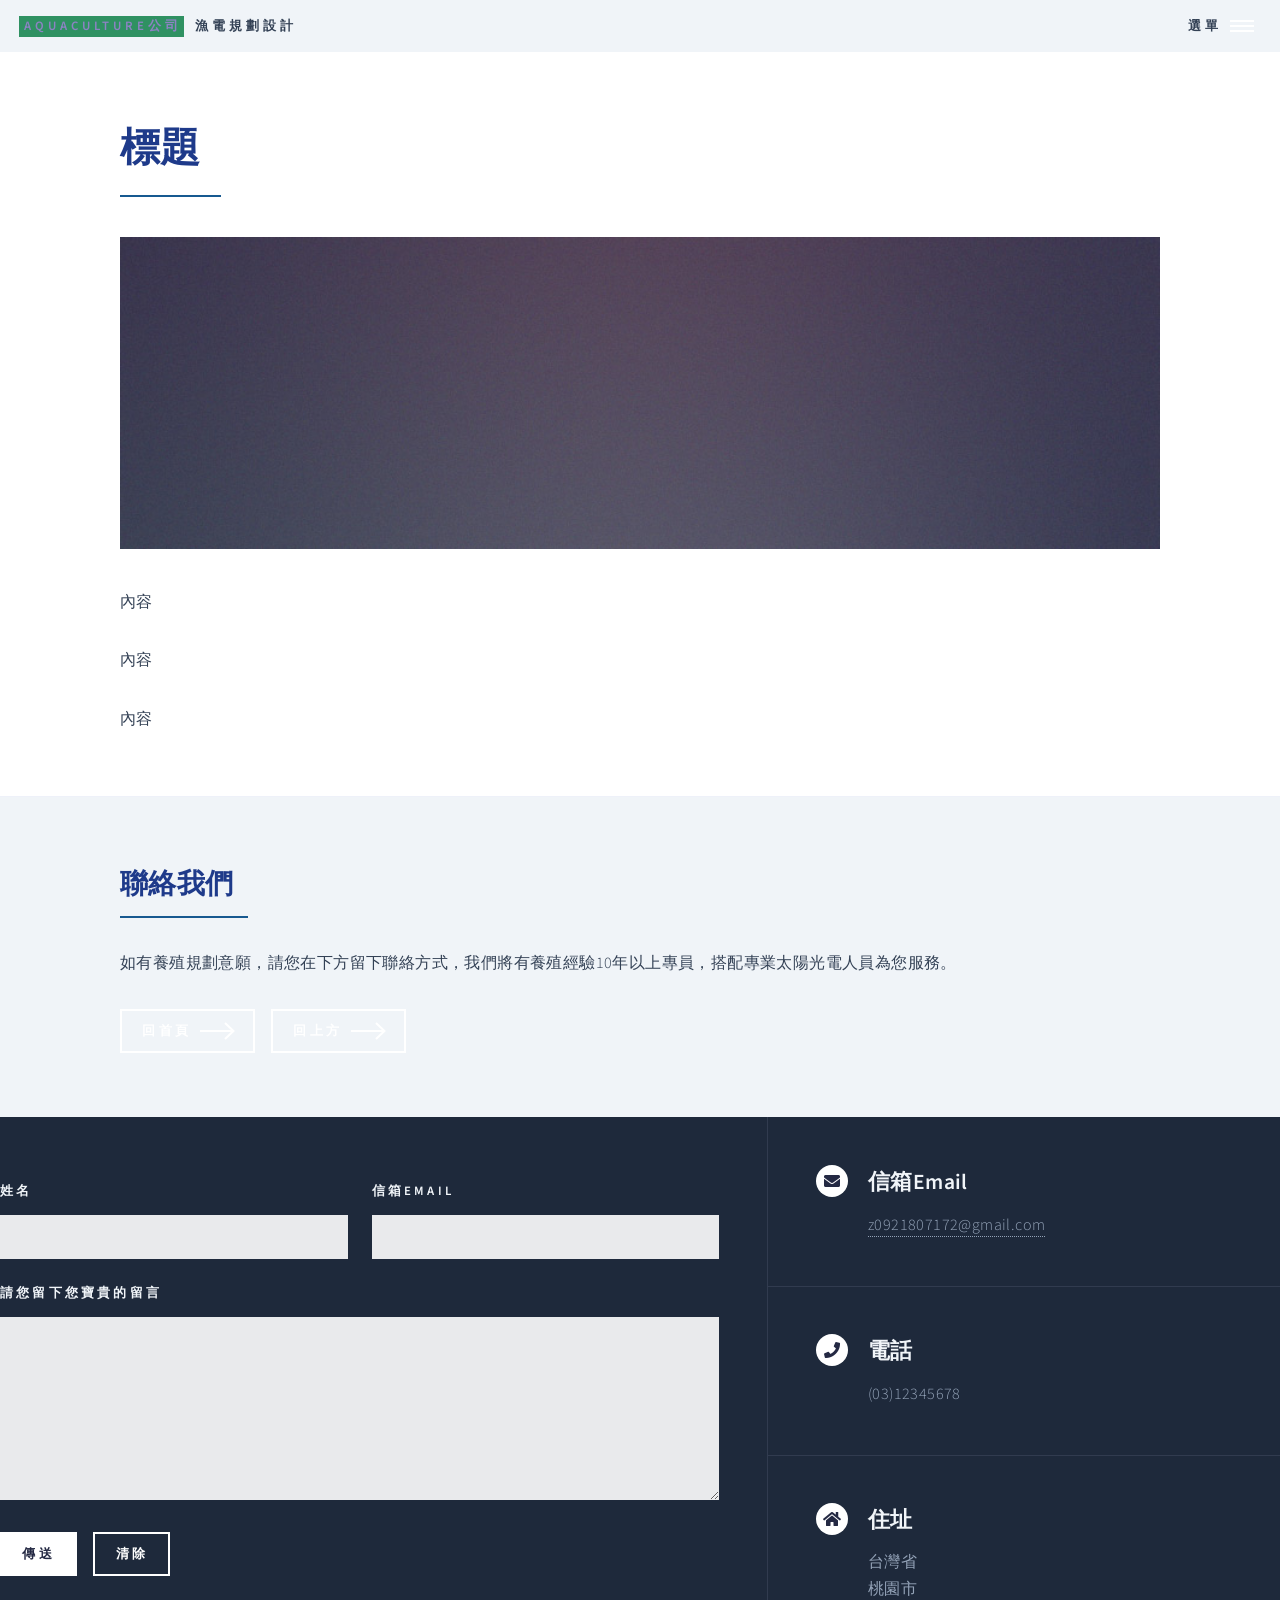
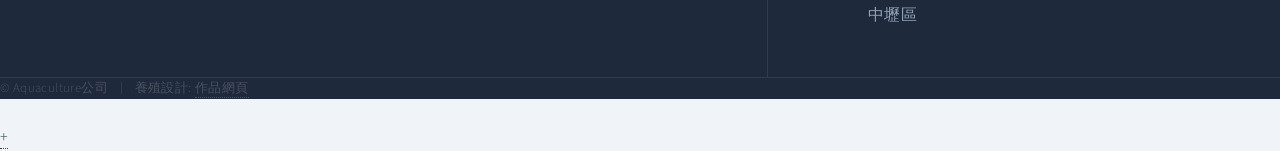
<file: generic.html>
<!DOCTYPE HTML>
<!--
	Forty by HTML5 UP
	html5up.net | @ajlkn
	Free for personal and commercial use under the CCA 3.0 license (html5up.net/license)
-->
<html>
	<head>
		<title>Generic - Forty by HTML5 UP</title>
		<meta charset="utf-8" />
		<meta name="viewport" content="width=device-width, initial-scale=1, user-scalable=no" />
		<link rel="stylesheet" href="assets/css/main.css" />
		<noscript><link rel="stylesheet" href="assets/css/noscript.css" /></noscript>
	</head>
	<body class="is-preload">

		<!-- Wrapper -->
			<div id="wrapper">

				<!-- Header -->
				<!-- Note: The "styleN" class below should match that of the banner element. -->
				<header id="header" class="alt style2">
					<a href="index.html" class="logo"><strong>Aquaculture公司</strong> <span>漁電規劃設計</span></a>
					<nav>
						<a href="#menu">選單</a>
					</nav>
				</header>

			<!-- Menu -->
				<nav id="menu">
					<ul class="links">
						<li><a href="index.html">首頁</a></li>
						<li><a href="landing.html">室內案場設計</a></li>
						<li><a href="landing copy.html">戶外案場設計</a></li>
						<li><a href="landing copy.html">漁電規劃設計</a></li>
						<li><a href="landing copy.html">養殖設備</a></li>
						<li><a href="landing copy.html">蝦類規劃</a></li>
						<li><a href="landing copy.html">魚類規劃</a></li>
					</ul>
					
				</nav>


				<!-- Main -->
					<div id="main" class="alt">

						<!-- One -->
							<section id="one">
								<div class="inner">
									<header class="major">
										<h1>標題</h1>
									</header>
									<span class="image main"><img src="images/pic11.jpg" alt="" /></span>
									<p>內容</p>
									<p>內容</p>
									<p>內容</p>
								</div>
							</section>

					</div>

				<!-- Contact -->
				<section id="two">
					<div class="inner">
						<header class="major">
							<h2>聯絡我們</h2>
						</header>
						<p>如有養殖規劃意願，請您在下方留下聯絡方式，我們將有養殖經驗10年以上專員，搭配專業太陽光電人員為您服務。</p>
						<ul class="actions">
							<li><a href="index.html" class="button next">回首頁</a></li>
							<li><a href="generic.html" class="button next">回上方</a></li>
						</ul>
					</div>
				</section>

		</div>

	<!-- Contact -->
		<section id="contact">
			<div class="inner">
				<section>
					<form method="post" action="#" onsubmit="return mailto()">
						<div class="fields">
							<div class="field half">
								<label for="name">姓名</label>
								<input type="text" name="name" id="name" />
							</div>
							<div class="field half">
								<label for="email">信箱Email</label>
								<input type="text" name="email" id="email" />
							</div>
							<div class="field">
								<label for="message">請您留下您寶貴的留言</label>
								<textarea name="message" id="message" rows="6"></textarea>
							</div>
						</div>
						<ul class="actions">
							<li><input type="submit" value="傳送" class="primary" /></li>
							<li><input type="reset" value="清除" /></li>
						</ul>
						<script>
							function mailto() {
								name = document.getElementsByName('name')[0].value; // 把使用者輸入的名稱拿出來用
								email = document.getElementsByName('email')[0].value; // 把使用者輸入的email拿出來用
								message = document.getElementsByName('message')[0].value.replaceAll('\n', '%0D%0A'); // 把使用者輸入的內容拿出來用
								window.location.href = "mailto:z0921807172@gmail.com?subject=洽詢養殖規劃&body=您好, 我是" + name + ":%0D%0A" + message;
								return false;
							}
						</script>
					</form>
				</section>
				<section class="split">
					<section>
						<div class="contact-method">
							<span class="icon solid alt fa-envelope"></span>
							<h3>信箱Email</h3>
							<a href="#">z0921807172@gmail.com</a>
						</div>
					</section>
					<section>
						<div class="contact-method">
							<span class="icon solid alt fa-phone"></span>
							<h3>電話</h3>
							<span>(03)12345678 </span>
						</div>
					</section>
					<section>
						<div class="contact-method">
							<span class="icon solid alt fa-home"></span>
							<h3>住址</h3>
							<span>台灣省<br />
							桃園市<br />
							中壢區</span>
						</div>
					</section>
				</section>
			</div>
		</section>

	<!-- Footer -->
		<footer id="footer">
			<div class="inner">
				
				<ul class="copyright">
					<li>&copy; Aquaculture公司</li><li>養殖設計: <a href="https://kuula.co/post/hftNM">作品網頁</a></li>
				</ul>
			</div>
		</footer>

</div>

<!-- Scripts -->
<script src="assets/js/jquery.min.js"></script>
<script src="assets/js/jquery.scrolly.min.js"></script>
<script src="assets/js/jquery.scrollex.min.js"></script>
<script src="assets/js/browser.min.js"></script>
<script src="assets/js/breakpoints.min.js"></script>
<script src="assets/js/util.js"></script>
<script src="assets/js/main.js"></script>

</body>
</html>
<a href="#wrapper" class="btn">+</a>
</file>
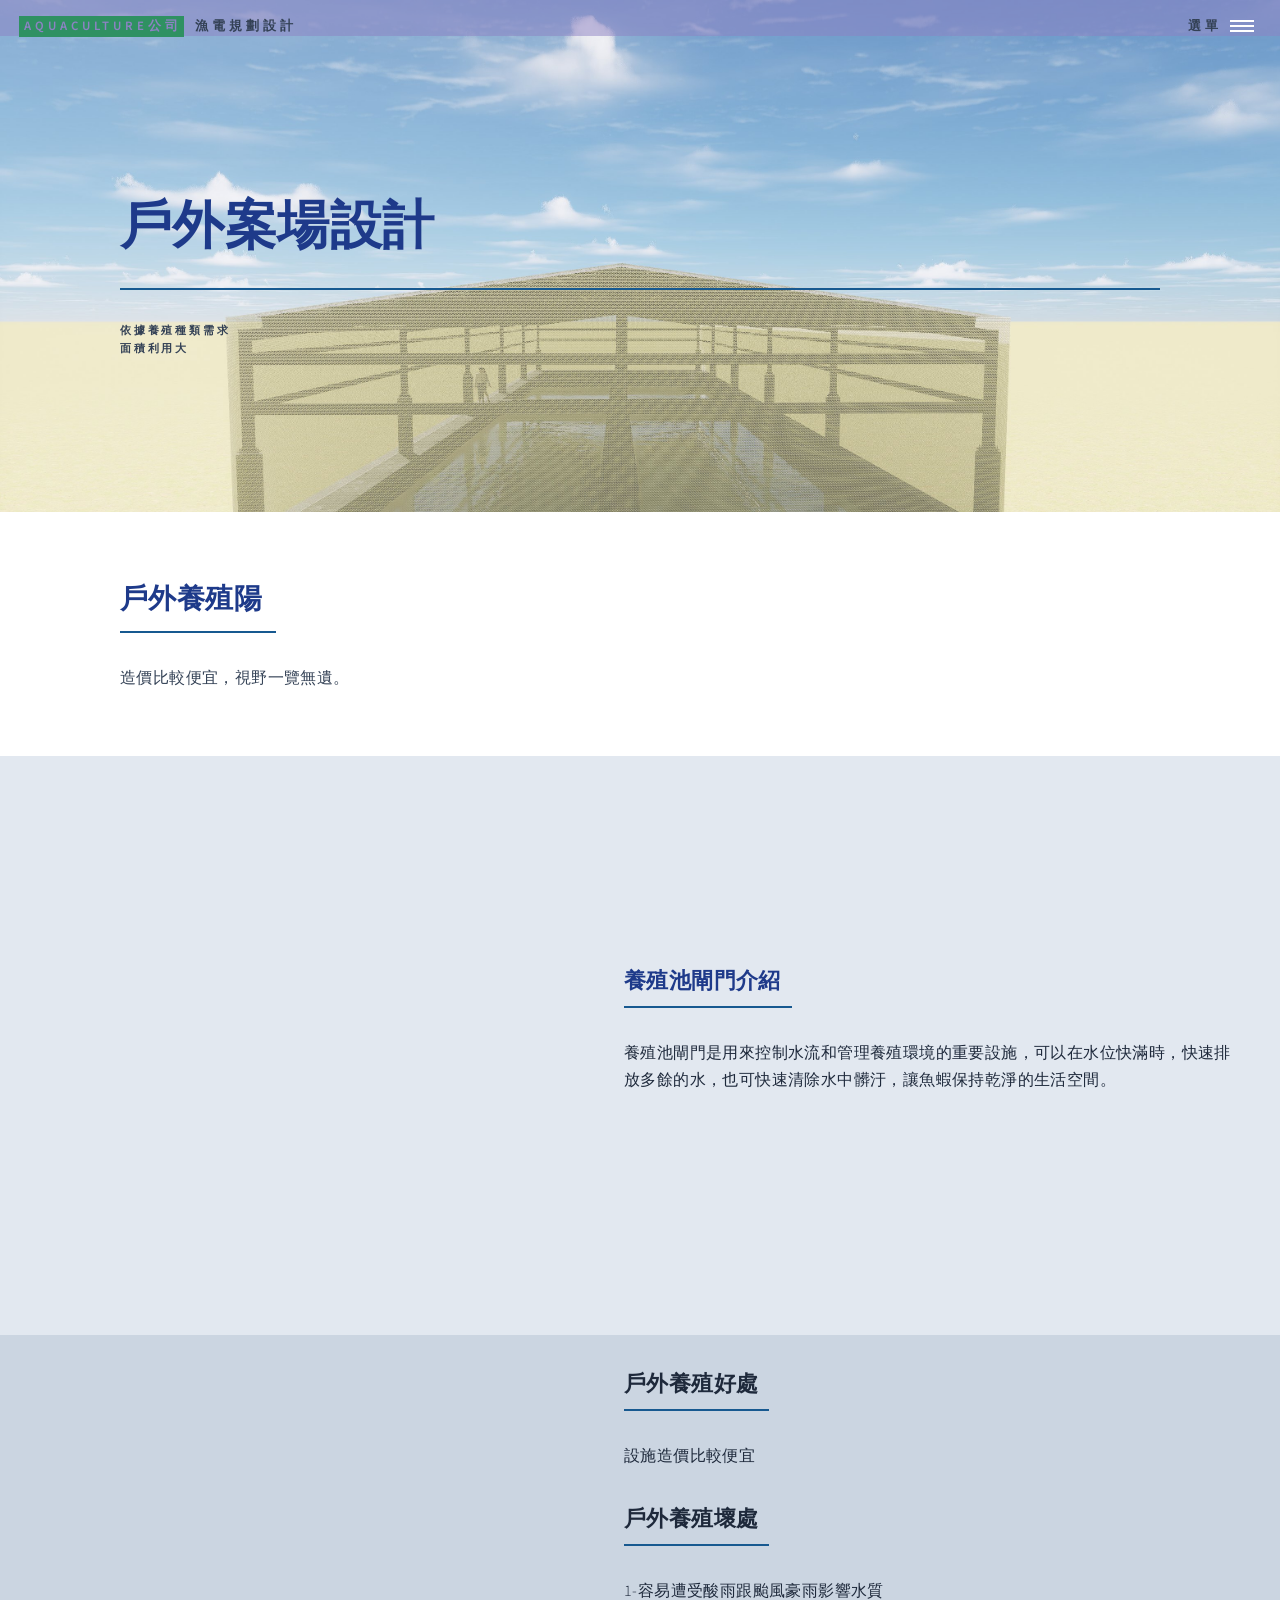
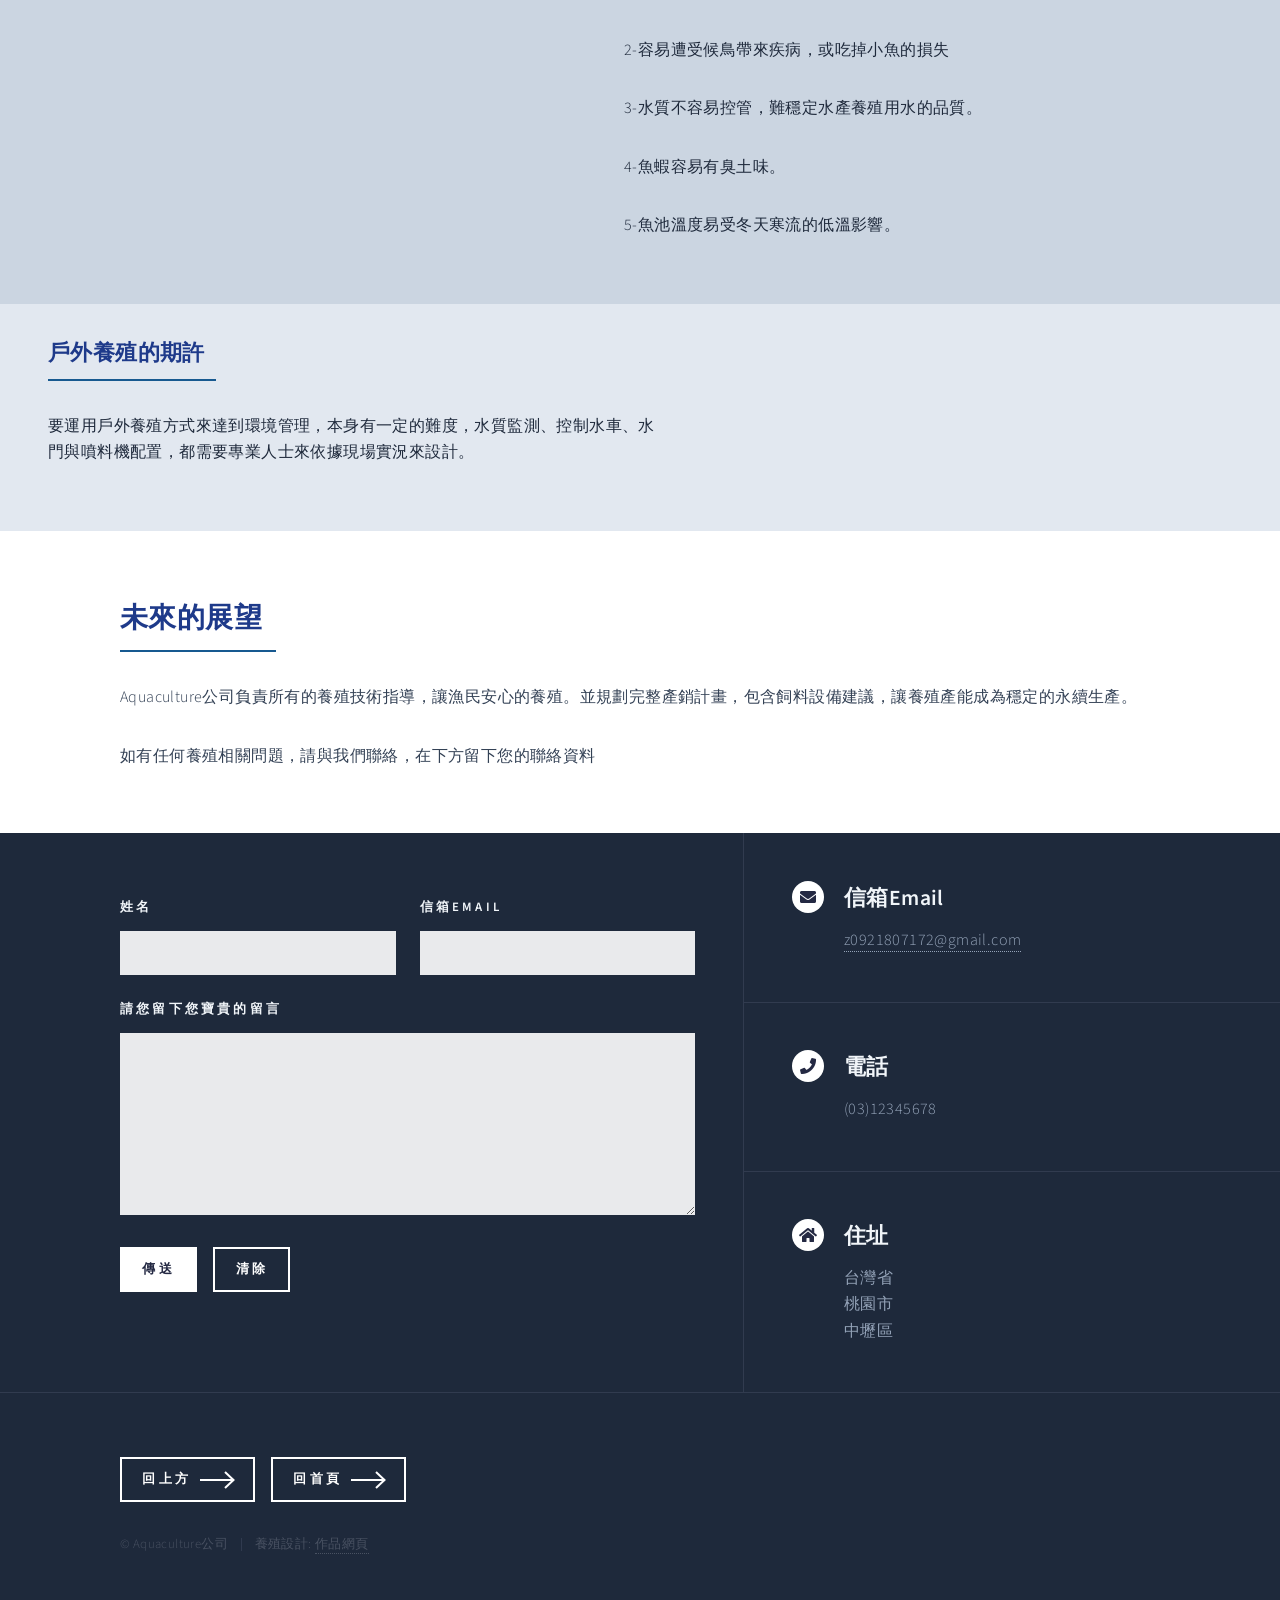
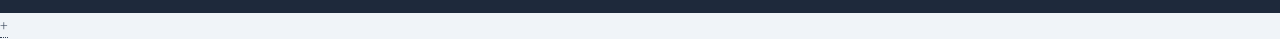
<file: landing 2.html>
<!DOCTYPE HTML>
<!--
	Forty by HTML5 UP
	html5up.net | @ajlkn
	Free for personal and commercial use under the CCA 3.0 license (html5up.net/license)
-->
<html>
	<head>
		<title>Landing - Forty by HTML5 UP</title>
		<meta charset="utf-8" />
		<meta name="viewport" content="width=device-width, initial-scale=1, user-scalable=no" />
		<link rel="stylesheet" href="assets/css/main.css" />
		<noscript><link rel="stylesheet" href="assets/css/noscript.css" /></noscript>
	</head>
	<body class="is-preload">

		<!-- Wrapper -->
			<div id="wrapper">

				<!-- Header -->
				<!-- Note: The "styleN" class below should match that of the banner element. -->
					<header id="header" class="alt style2">
						<a href="index.html" class="logo"><strong>Aquaculture公司</strong> <span>漁電規劃設計</span></a>
						<nav>
							<a href="#menu">選單</a>
						</nav>
					</header>

				<!-- Menu -->
					<nav id="menu">
						<ul class="links">
							<li><a href="index.html">首頁</a></li>
							<li><a href="landing.html">室內案場設計</a></li>
							<li><a href="landing 2.html">戶外案場設計</a></li>
							<li><a href="landing 3.html">漁電規劃設計</a></li>
							<li><a href="landing 4.html">養殖設備</a></li>
							<li><a href="landing 5.html">蝦類規劃</a></li>
							<li><a href="landing 6.html">魚類規劃</a></li>
						</ul>
						
					</nav>

				<!-- Banner -->
				<!-- Note: The "styleN" class below should match that of the header element. -->
					<section id="banner" class="style2">
						<div class="inner">
							<span class="image">
								<img src="images/養殖示意圖有網子1115-1.jpg" alt="" />
							</span>
							<header class="major">
								<h1>戶外案場設計</h1>
							</header>
							<div class="content">
								<p>依據養殖種類需求<br />
								面積利用大</p>
							</div>
						</div>
					</section>

				<!-- Main -->
					<div id="main">

						<!-- One -->
							<section id="one">
								<div class="inner">
									<header class="major">
										<h2>戶外養殖陽</h2>
									</header>
									<p>造價比較便宜，視野一覽無遺。</p>
								</div>
							</section>

						<!-- Two -->
						<section id="two" class="spotlights">
							<section>
								<iframe width="912" height="579" src="https://www.youtube.com/embed/6HTmxhwLd0o" title="養殖池閘門動畫" frameborder="0" allow="accelerometer; autoplay; clipboard-write; encrypted-media; gyroscope; picture-in-picture; web-share" referrerpolicy="strict-origin-when-cross-origin" allowfullscreen></iframe>								</a>
								<div class="content">
									<div class="inner">
										<header class="major">
											<h3>養殖池閘門介紹</h3>
										</header>
										<p>養殖池閘門是用來控制水流和管理養殖環境的重要設施，可以在水位快滿時，快速排放多餘的水，也可快速清除水中髒汙，讓魚蝦保持乾淨的生活空間。</p>
										<ul class="actions">
											
										</ul>
									</div>
								</div>
							</section>
							<section>
								<!<a href="generic.html" >
									<script src="https://static.kuula.io/embed.js" data-kuula="https://kuula.co/share/hYBGn?logo=1&info=1&fs=1&vr=0&sd=1&thumbs=1" data-width="100%" data-height="640px"></script>								</a>
								<div class="content">
									<div class="inner">
										<header class="major">
											<h3>戶外養殖好處</h3>
										</header>
										<p>設施造價比較便宜</p>
										<header class="major">
											<h3>戶外養殖壞處</h3>
										</header>
										<p>1-容易遭受酸雨跟颱風豪雨影響水質</p>
										<p>2-容易遭受候鳥帶來疾病，或吃掉小魚的損失</p>
										<p>3-水質不容易控管，難穩定水產養殖用水的品質。</p>
										<p>4-魚蝦容易有臭土味。</p>
										<p>5-魚池溫度易受冬天寒流的低溫影響。</p>
										<ul class="actions">
											
										</ul>
									</div>
								</div>
							</section>
							<section>
								<script src="https://static.kuula.io/embed.js" data-kuula="https://kuula.co/share/hYBG8?logo=1&info=1&fs=1&vr=0&sd=1&thumbs=1" data-width="100%" data-height="640px"></script>								<div class="content">
									<div class="inner">
										<header class="major">
											<h3>戶外養殖的期許</h3>
										</header>
										<p>要運用戶外養殖方式來達到環境管理，本身有一定的難度，水質監測、控制水車、水門與噴料機配置，都需要專業人士來依據現場實況來設計。</p>
										<ul class="actions">
											
										</ul>
									</div>
								</div>
							</section>
						</section>

					<!-- Three -->
						<section id="three">
							<div class="inner">
								<header class="major">
									<h2>未來的展望</h2>
								</header>
								<p>Aquaculture公司負責所有的養殖技術指導，讓漁民安心的養殖。並規劃完整產銷計畫，包含飼料設備建議，讓養殖產能成為穩定的永續生產。</p>
								<p>如有任何養殖相關問題，請與我們聯絡，在下方留下您的聯絡資料</p>
								
							</div>
						</section>

				</div>	

			<!-- Contact -->
			<section id="contact">
				<div class="inner">
					<section>
						<form method="post" action="#" onsubmit="return mailto()">
							<div class="fields">
								<div class="field half">
									<label for="name">姓名</label>
									<input type="text" name="name" id="name" />
								</div>
								<div class="field half">
									<label for="email">信箱Email</label>
									<input type="text" name="email" id="email" />
								</div>
								<div class="field">
									<label for="message">請您留下您寶貴的留言</label>
									<textarea name="message" id="message" rows="6"></textarea>
								</div>
							</div>
							<ul class="actions">
								<li><input type="submit" value="傳送" class="primary" /></li>
								<li><input type="reset" value="清除" /></li>
							</ul>
							<script>
								function mailto() {
									name = document.getElementsByName('name')[0].value; // 把使用者輸入的名稱拿出來用
									email = document.getElementsByName('email')[0].value; // 把使用者輸入的email拿出來用
									message = document.getElementsByName('message')[0].value.replaceAll('\n', '%0D%0A'); // 把使用者輸入的內容拿出來用
									window.location.href = "mailto:z0921807172@gmail.com?subject=洽詢養殖規劃&body=您好, 我是" + name + ":%0D%0A" + message;
									return false;
								}
							</script>
						</form>
					</section>
					<section class="split">
						<section>
							<div class="contact-method">
								<span class="icon solid alt fa-envelope"></span>
								<h3>信箱Email</h3>
								<a href="#">z0921807172@gmail.com</a>
							</div>
						</section>
						<section>
							<div class="contact-method">
								<span class="icon solid alt fa-phone"></span>
								<h3>電話</h3>
								<span>(03)12345678 </span>
							</div>
						</section>
						<section>
							<div class="contact-method">
								<span class="icon solid alt fa-home"></span>
								<h3>住址</h3>
								<span>台灣省<br />
								桃園市<br />
								中壢區</span>
							</div>
						</section>
					</section>
				</div>
			</section>

		<!-- Footer -->
			<footer id="footer">
				<div class="inner">
					<ul class="actions">
						<li><a href="landing.html" class="button next">回上方</a></li>
						<li><a href="index.html" class="button next">回首頁</a></li>
					</ul>
					<ul class="copyright">
						<li>&copy; Aquaculture公司</li><li>養殖設計: <a href="https://kuula.co/post/hftNM">作品網頁</a></li>
					</ul>
				</div>
			</footer>

	</div>

<!-- Scripts -->
	<script src="assets/js/jquery.min.js"></script>
	<script src="assets/js/jquery.scrolly.min.js"></script>
	<script src="assets/js/jquery.scrollex.min.js"></script>
	<script src="assets/js/browser.min.js"></script>
	<script src="assets/js/breakpoints.min.js"></script>
	<script src="assets/js/util.js"></script>
	<script src="assets/js/main.js"></script>

</body>
</html>
<a href="#wrapper" class="btn">+</a>
</file>
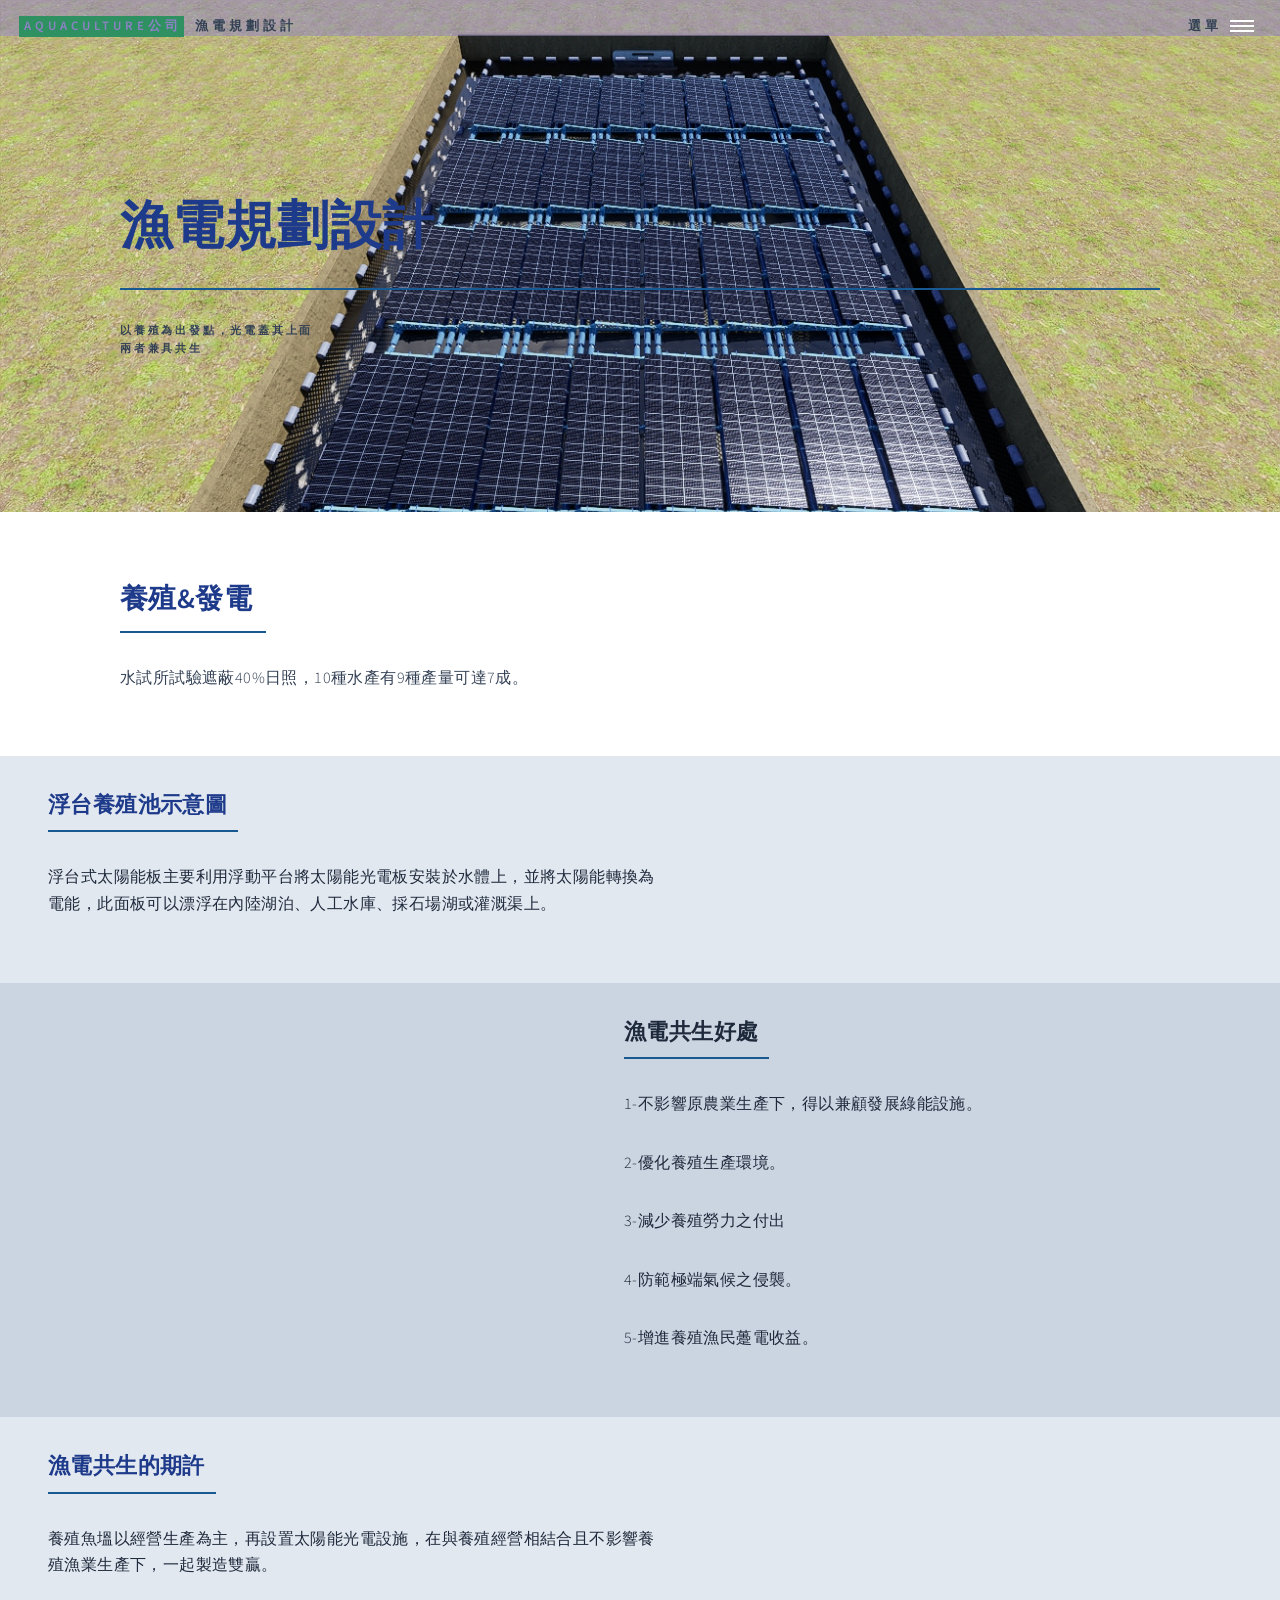
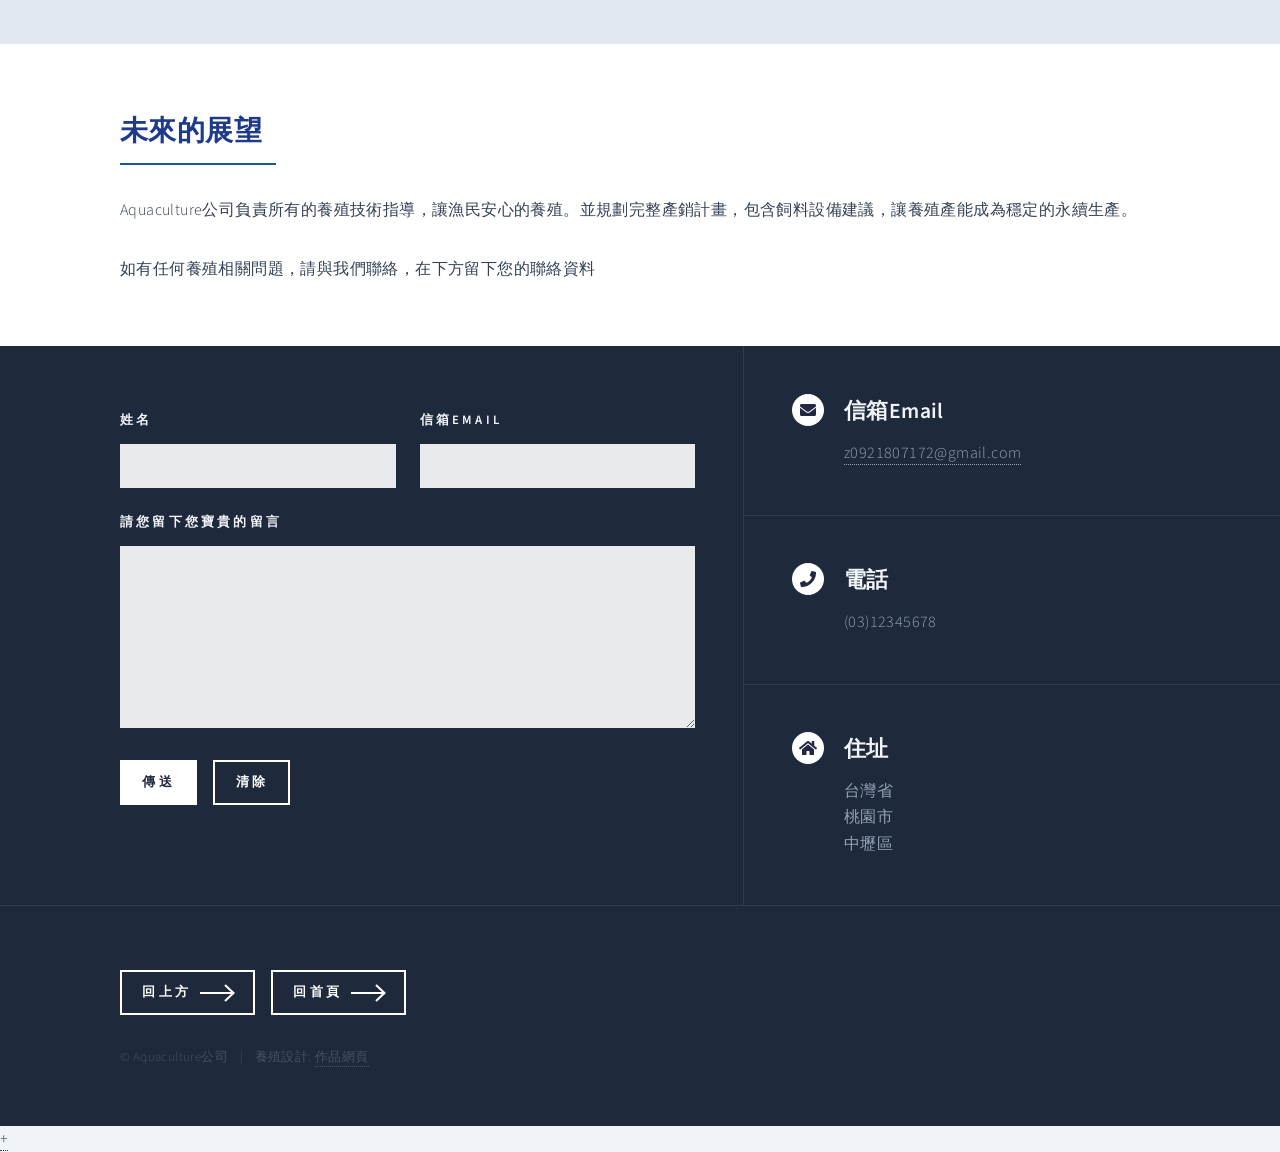
<file: landing 3.html>
<!DOCTYPE HTML>
<!--
	Forty by HTML5 UP
	html5up.net | @ajlkn
	Free for personal and commercial use under the CCA 3.0 license (html5up.net/license)
-->
<html>
	<head>
		<title>Landing - Forty by HTML5 UP</title>
		<meta charset="utf-8" />
		<meta name="viewport" content="width=device-width, initial-scale=1, user-scalable=no" />
		<link rel="stylesheet" href="assets/css/main.css" />
		<noscript><link rel="stylesheet" href="assets/css/noscript.css" /></noscript>
	</head>
	<body class="is-preload">

		<!-- Wrapper -->
			<div id="wrapper">

				<!-- Header -->
				<!-- Note: The "styleN" class below should match that of the banner element. -->
					<header id="header" class="alt style2">
						<a href="index.html" class="logo"><strong>Aquaculture公司</strong> <span>漁電規劃設計</span></a>
						<nav>
							<a href="#menu">選單</a>
						</nav>
					</header>

				<!-- Menu -->
					<nav id="menu">
						<ul class="links">
							<li><a href="index.html">首頁</a></li>
							<li><a href="landing.html">室內案場設計</a></li>
							<li><a href="landing 2.html">戶外案場設計</a></li>
							<li><a href="landing 3.html">漁電規劃設計</a></li>
							<li><a href="landing 4.html">養殖設備</a></li>
							<li><a href="landing 5.html">蝦類規劃</a></li>
							<li><a href="landing 6.html">魚類規劃</a></li>
						</ul>
						
					</nav>

				<!-- Banner -->
				<!-- Note: The "styleN" class below should match that of the header element. -->
					<section id="banner" class="style2">
						<div class="inner">
							<span class="image">
								<img src="images/台西BOSS-28.jpg" alt="" />
							</span>
							<header class="major">
								<h1>漁電規劃設計</h1>
							</header>
							<div class="content">
								<p>以養殖為出發點，光電蓋其上面<br />
								兩者兼具共生</p>
							</div>
						</div>
					</section>

				<!-- Main -->
					<div id="main">

						<!-- One -->
							<section id="one">
								<div class="inner">
									<header class="major">
										<h2>養殖&發電</h2>
									</header>
									<p>水試所試驗遮蔽40%日照，10種水產有9種產量可達7成。</p>
								</div>
							</section>

						<!-- Two -->
						<section id="two" class="spotlights">
							<section>
								<!<a href="https://kuula.co/post/n1/collection/7bc5F" >
									<script src="https://static.kuula.io/embed.js" data-kuula="https://kuula.co/share/hYBfw?logo=1&info=1&fs=1&vr=0&sd=1&thumbs=1" data-width="100%" data-height="640px"></script>								<div class="content">
									<div class="inner">
										<header class="major">
											<h3>浮台養殖池示意圖</h3>
										</header>
										<p>浮台式太陽能板主要利用浮動平台將太陽能光電板安裝於水體上，並將太陽能轉換為電能，此面板可以漂浮在內陸湖泊、人工水庫、採石場湖或灌溉渠上。</p>
										<ul class="actions">
											
										</ul>
									</div>
								</div>
							</section>
							<section>
								<!<a href="generic.html" >
									<script src="https://static.kuula.io/embed.js" data-kuula="https://kuula.co/share/hYBlL?logo=1&info=1&fs=1&vr=0&sd=1&thumbs=1" data-width="100%" data-height="640px"></script>								</a>
								<div class="content">
									<div class="inner">
										<header class="major">
											<h3>漁電共生好處</h3>
										</header>
										<p>1-不影響原農業生產下，得以兼顧發展綠能設施。</p>
										<p>2-優化養殖生產環境。</p>
										<p>3-減少養殖勞力之付出</p>
										<p>4-防範極端氣候之侵襲。</p>
										<p>5-增進養殖漁民躉電收益。</p>
										<ul class="actions">
											
										</ul>
									</div>
								</div>
							</section>
							<section>
								<script src="https://static.kuula.io/embed.js" data-kuula="https://kuula.co/share/hYBlH?logo=1&info=1&fs=1&vr=0&sd=1&thumbs=1" data-width="100%" data-height="640px"></script>								<div class="content">
									<div class="inner">
										<header class="major">
											<h3>漁電共生的期許</h3>
										</header>
										<p>養殖魚塭以經營生產為主，再設置太陽能光電設施，在與養殖經營相結合且不影響養殖漁業生產下，一起製造雙贏。</p>
										<ul class="actions">
											
										</ul>
									</div>
								</div>
							</section>
						</section>

					<!-- Three -->
						<section id="three">
							<div class="inner">
								<header class="major">
									<h2>未來的展望</h2>
								</header>
								<p>Aquaculture公司負責所有的養殖技術指導，讓漁民安心的養殖。並規劃完整產銷計畫，包含飼料設備建議，讓養殖產能成為穩定的永續生產。</p>
								<p>如有任何養殖相關問題，請與我們聯絡，在下方留下您的聯絡資料</p>
								
							</div>
						</section>

				</div>	

			<!-- Contact -->
			<section id="contact">
				<div class="inner">
					<section>
						<form method="post" action="#" onsubmit="return mailto()">
							<div class="fields">
								<div class="field half">
									<label for="name">姓名</label>
									<input type="text" name="name" id="name" />
								</div>
								<div class="field half">
									<label for="email">信箱Email</label>
									<input type="text" name="email" id="email" />
								</div>
								<div class="field">
									<label for="message">請您留下您寶貴的留言</label>
									<textarea name="message" id="message" rows="6"></textarea>
								</div>
							</div>
							<ul class="actions">
								<li><input type="submit" value="傳送" class="primary" /></li>
								<li><input type="reset" value="清除" /></li>
							</ul>
							<script>
								function mailto() {
									name = document.getElementsByName('name')[0].value; // 把使用者輸入的名稱拿出來用
									email = document.getElementsByName('email')[0].value; // 把使用者輸入的email拿出來用
									message = document.getElementsByName('message')[0].value.replaceAll('\n', '%0D%0A'); // 把使用者輸入的內容拿出來用
									window.location.href = "mailto:z0921807172@gmail.com?subject=洽詢養殖規劃&body=您好, 我是" + name + ":%0D%0A" + message;
									return false;
								}
							</script>
						</form>
					</section>
					<section class="split">
						<section>
							<div class="contact-method">
								<span class="icon solid alt fa-envelope"></span>
								<h3>信箱Email</h3>
								<a href="#">z0921807172@gmail.com</a>
							</div>
						</section>
						<section>
							<div class="contact-method">
								<span class="icon solid alt fa-phone"></span>
								<h3>電話</h3>
								<span>(03)12345678 </span>
							</div>
						</section>
						<section>
							<div class="contact-method">
								<span class="icon solid alt fa-home"></span>
								<h3>住址</h3>
								<span>台灣省<br />
								桃園市<br />
								中壢區</span>
							</div>
						</section>
					</section>
				</div>
			</section>

		<!-- Footer -->
			<footer id="footer">
				<div class="inner">
					<ul class="actions">
						<li><a href="landing.html" class="button next">回上方</a></li>
						<li><a href="index.html" class="button next">回首頁</a></li>
					</ul>
					<ul class="copyright">
						<li>&copy; Aquaculture公司</li><li>養殖設計: <a href="https://kuula.co/post/hftNM">作品網頁</a></li>
					</ul>
				</div>
			</footer>

	</div>

<!-- Scripts -->
	<script src="assets/js/jquery.min.js"></script>
	<script src="assets/js/jquery.scrolly.min.js"></script>
	<script src="assets/js/jquery.scrollex.min.js"></script>
	<script src="assets/js/browser.min.js"></script>
	<script src="assets/js/breakpoints.min.js"></script>
	<script src="assets/js/util.js"></script>
	<script src="assets/js/main.js"></script>

</body>
</html>
<a href="#wrapper" class="btn">+</a>
</file>
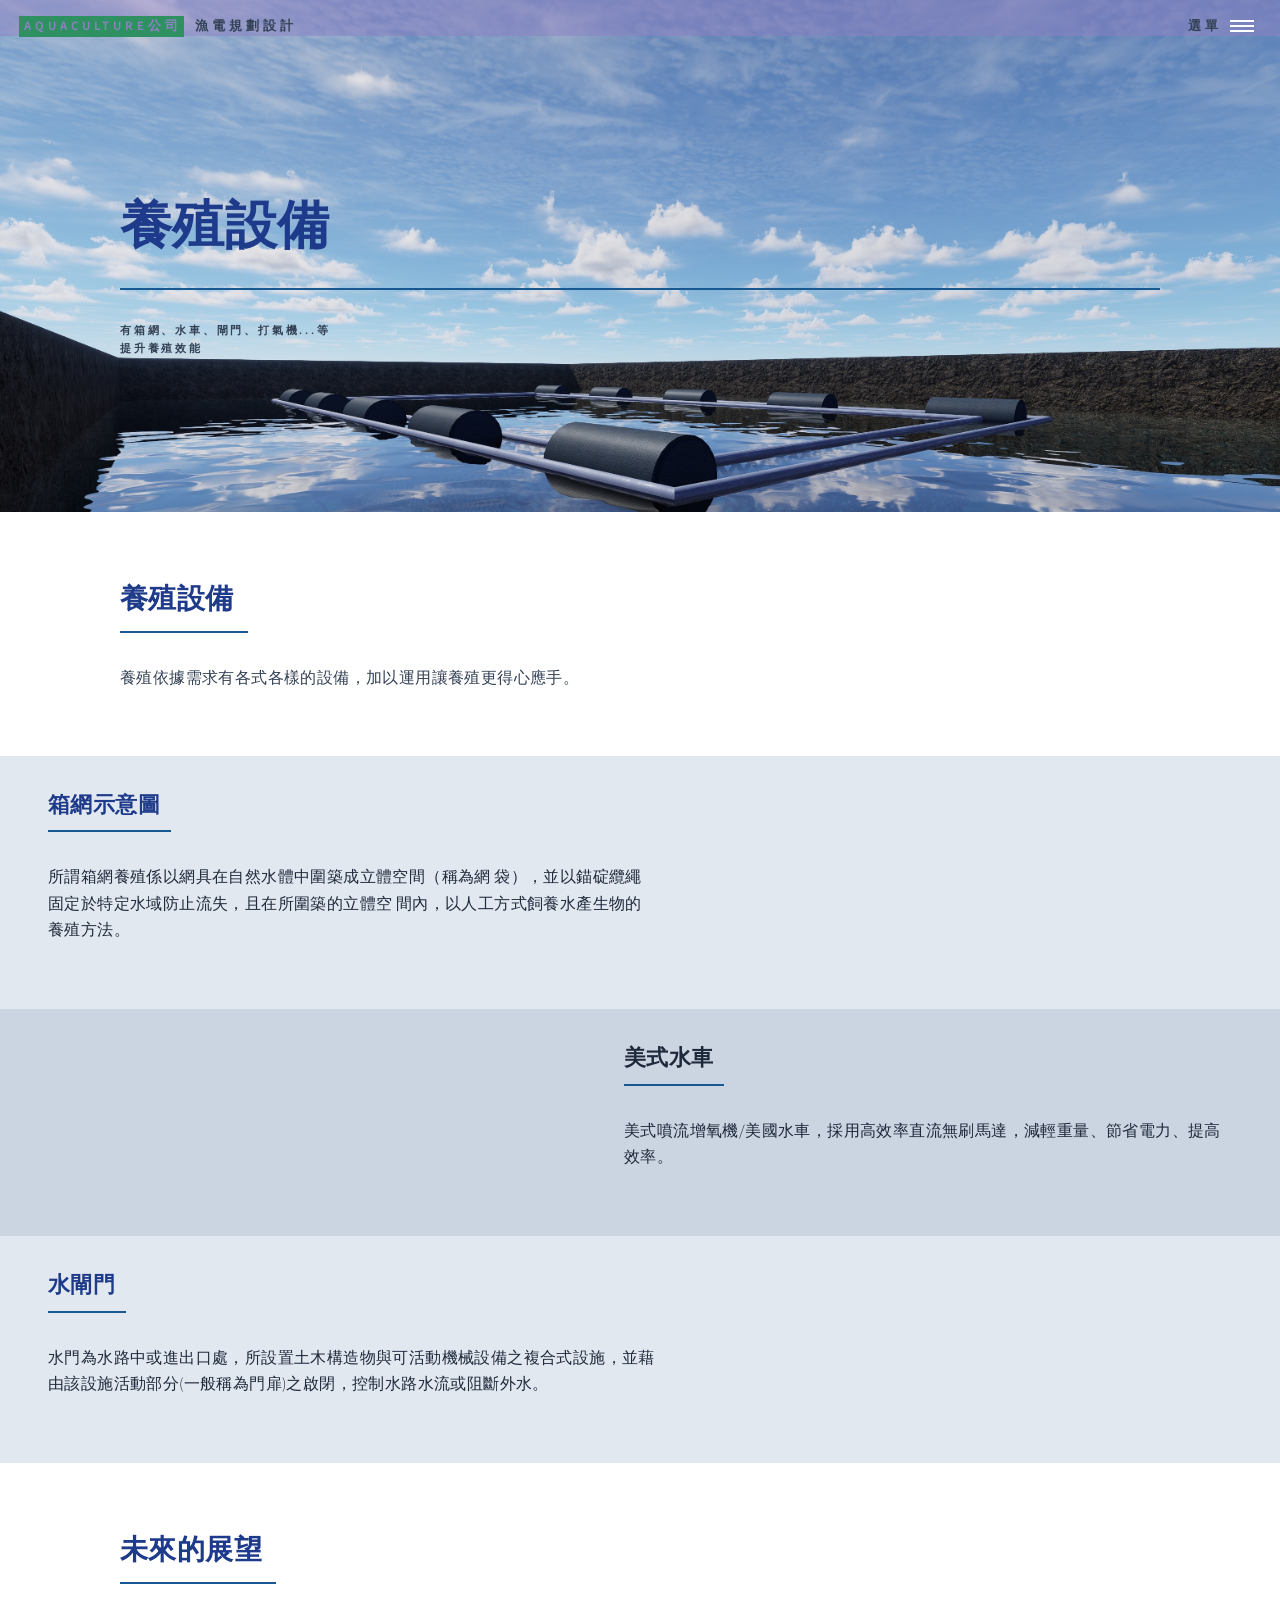
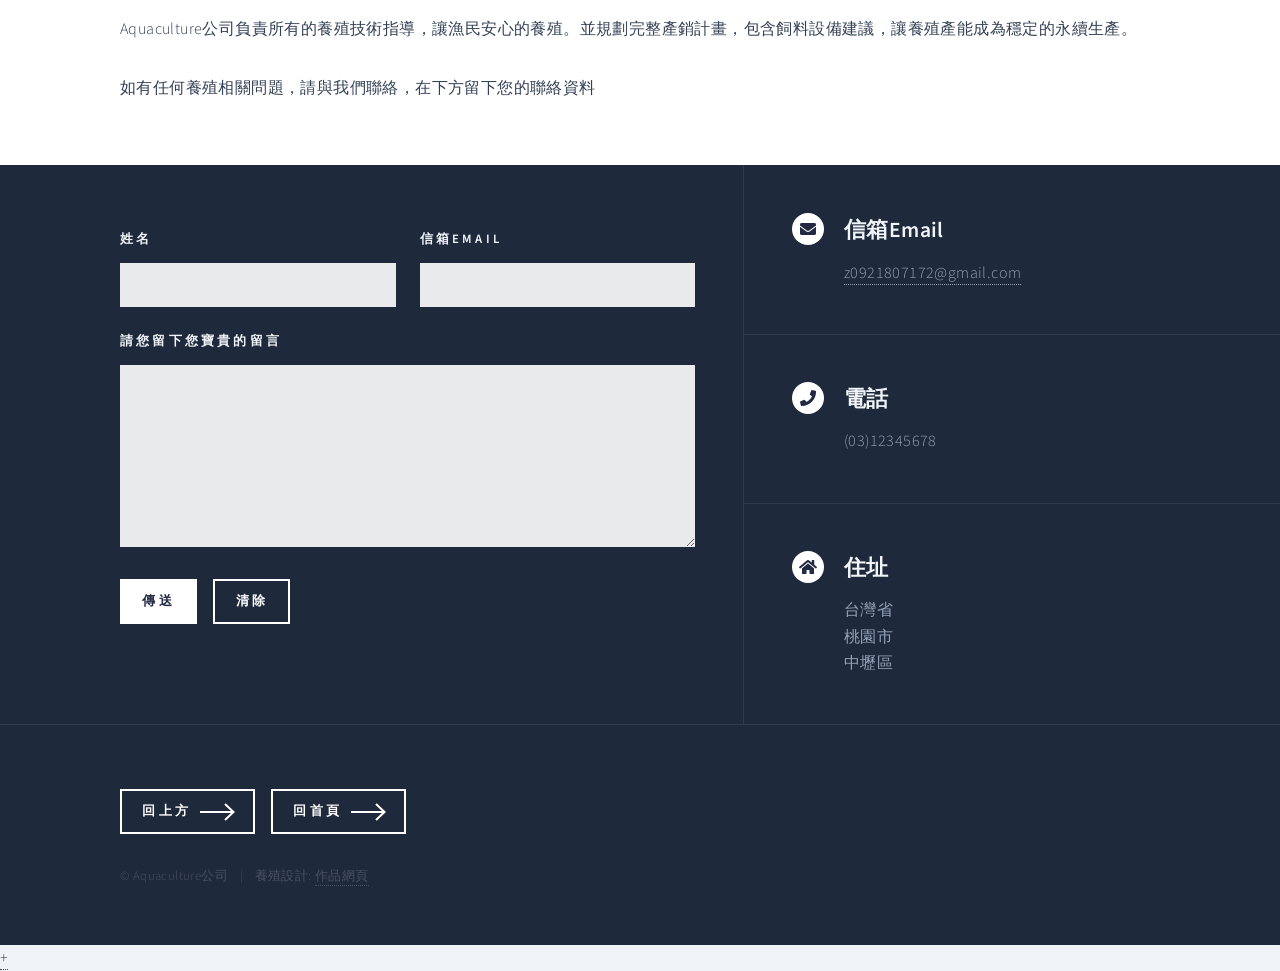
<file: landing 4.html>
<!DOCTYPE HTML>
<!--
	Forty by HTML5 UP
	html5up.net | @ajlkn
	Free for personal and commercial use under the CCA 3.0 license (html5up.net/license)
-->
<html>
	<head>
		<title>Landing - Forty by HTML5 UP</title>
		<meta charset="utf-8" />
		<meta name="viewport" content="width=device-width, initial-scale=1, user-scalable=no" />
		<link rel="stylesheet" href="assets/css/main.css" />
		<noscript><link rel="stylesheet" href="assets/css/noscript.css" /></noscript>
	</head>
	<body class="is-preload">

		<!-- Wrapper -->
			<div id="wrapper">

				<!-- Header -->
				<!-- Note: The "styleN" class below should match that of the banner element. -->
					<header id="header" class="alt style2">
						<a href="index.html" class="logo"><strong>Aquaculture公司</strong> <span>漁電規劃設計</span></a>
						<nav>
							<a href="#menu">選單</a>
						</nav>
					</header>

				<!-- Menu -->
					<nav id="menu">
						<ul class="links">
							<li><a href="index.html">首頁</a></li>
							<li><a href="landing.html">室內案場設計</a></li>
							<li><a href="landing 2.html">戶外案場設計</a></li>
							<li><a href="landing 3.html">漁電規劃設計</a></li>
							<li><a href="landing 4.html">養殖設備</a></li>
							<li><a href="landing 5.html">蝦類規劃</a></li>
							<li><a href="landing 6.html">魚類規劃</a></li>
						</ul>
						
					</nav>

				<!-- Banner -->
				<!-- Note: The "styleN" class below should match that of the header element. -->
					<section id="banner" class="style2">
						<div class="inner">
							<span class="image">
								<img src="images/浮筒箱網-1_副本.jpg" alt="" />
							</span>
							<header class="major">
								<h1>養殖設備</h1>
							</header>
							<div class="content">
								<p>有箱網、水車、閘門、打氣機...等<br />
								提升養殖效能</p>
							</div>
						</div>
					</section>

				<!-- Main -->
					<div id="main">

						<!-- One -->
							<section id="one">
								<div class="inner">
									<header class="major">
										<h2>養殖設備</h2>
									</header>
									<p>養殖依據需求有各式各樣的設備，加以運用讓養殖更得心應手。</p>
								</div>
							</section>

						<!-- Two -->
						<section id="two" class="spotlights">
							<section>
								<!<a href="https://kuula.co/post/n1/collection/7bc5F" >
									<script src="https://static.kuula.io/embed.js" data-kuula="https://kuula.co/share/hYB9x?logo=1&info=1&fs=1&vr=0&sd=1&thumbs=1" data-width="100%" data-height="640px"></script>								</a>
								<div class="content">
									<div class="inner">
										<header class="major">
											<h3>箱網示意圖</h3>
										</header>
										<p>所謂箱網養殖係以網具在自然水體中圍築成立體空間（稱為網
											袋），並以錨碇纜繩固定於特定水域防止流失，且在所圍築的立體空
											間內，以人工方式飼養水產生物的養殖方法。</p>
										<ul class="actions">
											
										</ul>
									</div>
								</div>
							</section>
							<section>
								<!<a href="generic.html" >
									<script src="https://static.kuula.io/embed.js" data-kuula="https://kuula.co/share/hYBk5?logo=1&info=1&fs=1&vr=0&sd=1&thumbs=1" data-width="100%" data-height="640px"></script>								</a>
								<div class="content">
									<div class="inner">
										<header class="major">
											<h3>美式水車</h3>
										</header>
										<p>美式噴流增氧機/美國水車，採用高效率直流無刷馬達，減輕重量、節省電力、提高效率。</p>
										<ul class="actions">
											
										</ul>
									</div>
								</div>
							</section>
							<section>
								<script src="https://static.kuula.io/embed.js" data-kuula="https://kuula.co/share/hYBqB?logo=1&info=1&fs=1&vr=0&sd=1&thumbs=1" data-width="100%" data-height="640px"></script>								<div class="content">
									<div class="inner">
										<header class="major">
											<h3>水閘門</h3>
										</header>
										<p>水門為水路中或進出口處，所設置土木構造物與可活動機械設備之複合式設施，並藉由該設施活動部分(一般稱為門扉)之啟閉，控制水路水流或阻斷外水。 </p>
										<ul class="actions">
											
										</ul>
									</div>
								</div>
							</section>
						</section>

					<!-- Three -->
						<section id="three">
							<div class="inner">
								<header class="major">
									<h2>未來的展望</h2>
								</header>
								<p>Aquaculture公司負責所有的養殖技術指導，讓漁民安心的養殖。並規劃完整產銷計畫，包含飼料設備建議，讓養殖產能成為穩定的永續生產。</p>
								<p>如有任何養殖相關問題，請與我們聯絡，在下方留下您的聯絡資料</p>
								
							</div>
						</section>

				</div>	

			<!-- Contact -->
			<section id="contact">
				<div class="inner">
					<section>
						<form method="post" action="#" onsubmit="return mailto()">
							<div class="fields">
								<div class="field half">
									<label for="name">姓名</label>
									<input type="text" name="name" id="name" />
								</div>
								<div class="field half">
									<label for="email">信箱Email</label>
									<input type="text" name="email" id="email" />
								</div>
								<div class="field">
									<label for="message">請您留下您寶貴的留言</label>
									<textarea name="message" id="message" rows="6"></textarea>
								</div>
							</div>
							<ul class="actions">
								<li><input type="submit" value="傳送" class="primary" /></li>
								<li><input type="reset" value="清除" /></li>
							</ul>
							<script>
								function mailto() {
									name = document.getElementsByName('name')[0].value; // 把使用者輸入的名稱拿出來用
									email = document.getElementsByName('email')[0].value; // 把使用者輸入的email拿出來用
									message = document.getElementsByName('message')[0].value.replaceAll('\n', '%0D%0A'); // 把使用者輸入的內容拿出來用
									window.location.href = "mailto:z0921807172@gmail.com?subject=洽詢養殖規劃&body=您好, 我是" + name + ":%0D%0A" + message;
									return false;
								}
							</script>
						</form>
					</section>
					<section class="split">
						<section>
							<div class="contact-method">
								<span class="icon solid alt fa-envelope"></span>
								<h3>信箱Email</h3>
								<a href="#">z0921807172@gmail.com</a>
							</div>
						</section>
						<section>
							<div class="contact-method">
								<span class="icon solid alt fa-phone"></span>
								<h3>電話</h3>
								<span>(03)12345678 </span>
							</div>
						</section>
						<section>
							<div class="contact-method">
								<span class="icon solid alt fa-home"></span>
								<h3>住址</h3>
								<span>台灣省<br />
								桃園市<br />
								中壢區</span>
							</div>
						</section>
					</section>
				</div>
			</section>

		<!-- Footer -->
			<footer id="footer">
				<div class="inner">
					<ul class="actions">
						<li><a href="landing.html" class="button next">回上方</a></li>
						<li><a href="index.html" class="button next">回首頁</a></li>
					</ul>
					<ul class="copyright">
						<li>&copy; Aquaculture公司</li><li>養殖設計: <a href="https://kuula.co/post/hftNM">作品網頁</a></li>
					</ul>
				</div>
			</footer>

	</div>

<!-- Scripts -->
	<script src="assets/js/jquery.min.js"></script>
	<script src="assets/js/jquery.scrolly.min.js"></script>
	<script src="assets/js/jquery.scrollex.min.js"></script>
	<script src="assets/js/browser.min.js"></script>
	<script src="assets/js/breakpoints.min.js"></script>
	<script src="assets/js/util.js"></script>
	<script src="assets/js/main.js"></script>

</body>
</html>
<a href="#wrapper" class="btn">+</a>
</file>
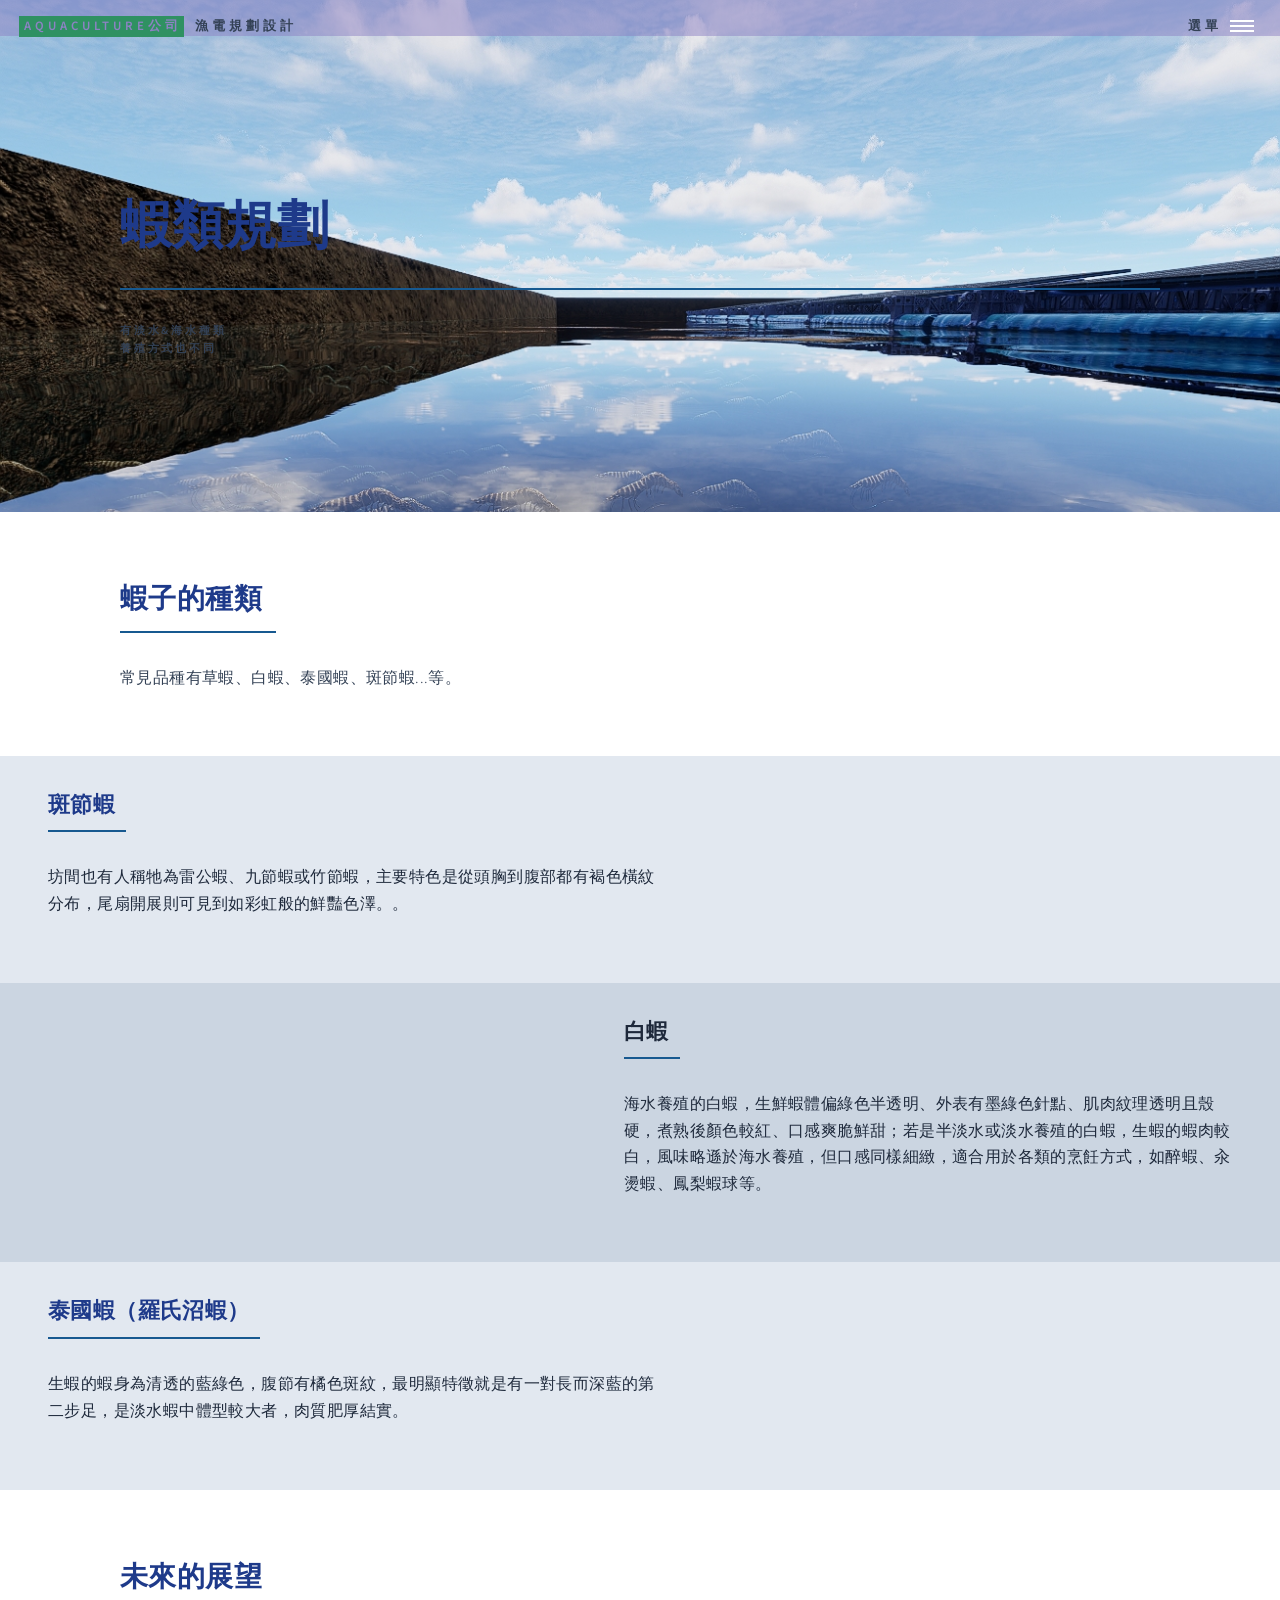
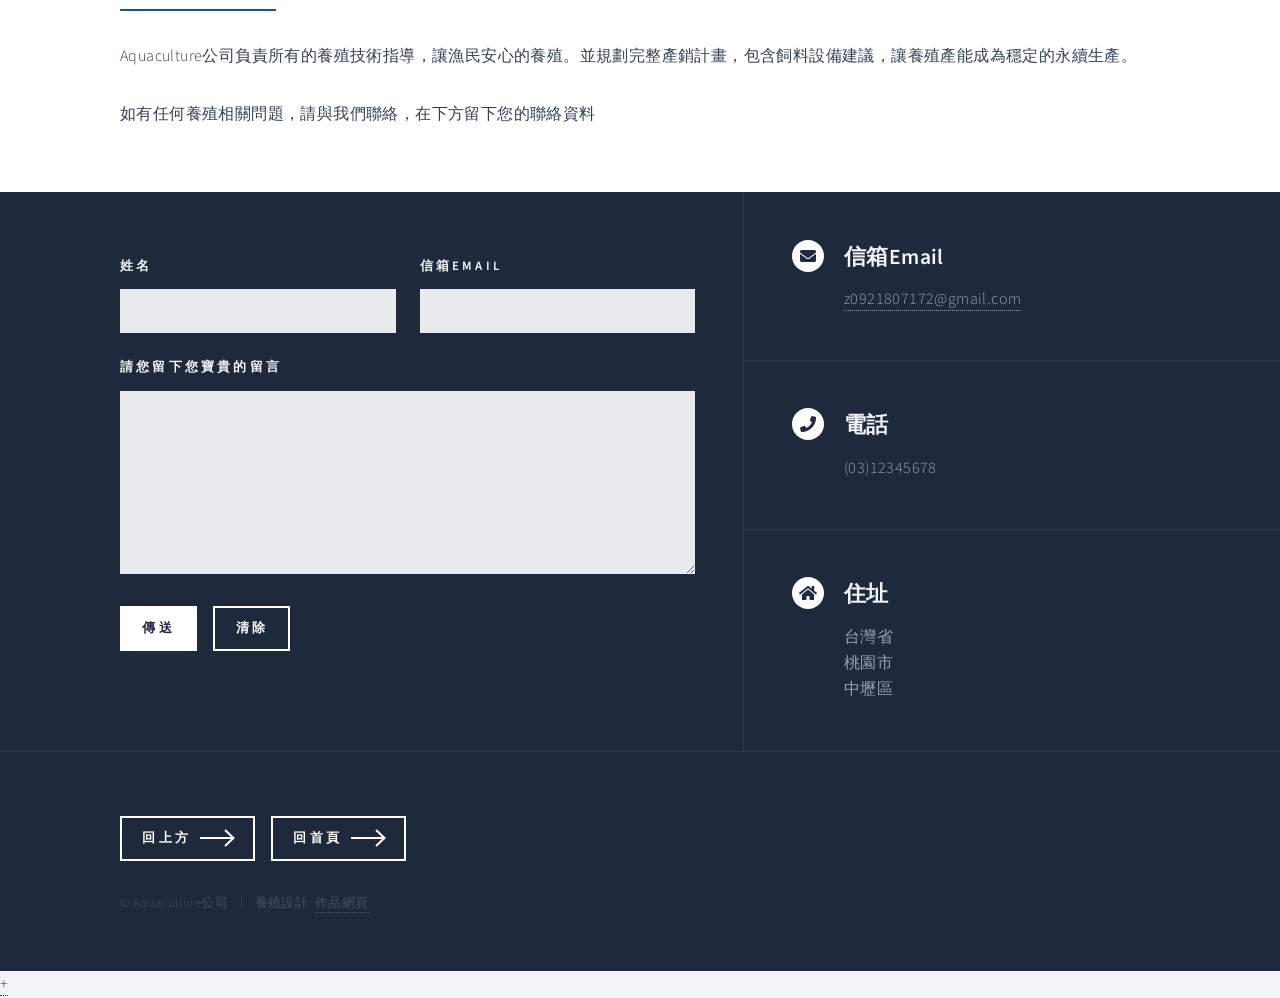
<file: landing 5.html>
<!DOCTYPE HTML>
<!--
	Forty by HTML5 UP
	html5up.net | @ajlkn
	Free for personal and commercial use under the CCA 3.0 license (html5up.net/license)
-->
<html>
	<head>
		<title>Landing - Forty by HTML5 UP</title>
		<meta charset="utf-8" />
		<meta name="viewport" content="width=device-width, initial-scale=1, user-scalable=no" />
		<link rel="stylesheet" href="assets/css/main.css" />
		<noscript><link rel="stylesheet" href="assets/css/noscript.css" /></noscript>
	</head>
	<body class="is-preload">

		<!-- Wrapper -->
			<div id="wrapper">

				<!-- Header -->
				<!-- Note: The "styleN" class below should match that of the banner element. -->
					<header id="header" class="alt style2">
						<a href="index.html" class="logo"><strong>Aquaculture公司</strong> <span>漁電規劃設計</span></a>
						<nav>
							<a href="#menu">選單</a>
						</nav>
					</header>

				<!-- Menu -->
					<nav id="menu">
						<ul class="links">
							<li><a href="index.html">首頁</a></li>
							<li><a href="landing.html">室內案場設計</a></li>
							<li><a href="landing 2.html">戶外案場設計</a></li>
							<li><a href="landing 3.html">漁電規劃設計</a></li>
							<li><a href="landing 4.html">養殖設備</a></li>
							<li><a href="landing 5.html">蝦類規劃</a></li>
							<li><a href="landing 6.html">魚類規劃</a></li>
						</ul>
						
					</nav>

				<!-- Banner -->
				<!-- Note: The "styleN" class below should match that of the header element. -->
					<section id="banner" class="style2">
						<div class="inner">
							<span class="image">
								<img src="images/台西BOSS-L型-4.1.jpg" alt="" />
							</span>
							<header class="major">
								<h1>蝦類規劃</h1>
							</header>
							<div class="content">
								<p>有淡水&海水種類<br />
								養殖方式也不同</p>
							</div>
						</div>
					</section>

				<!-- Main -->
					<div id="main">

						<!-- One -->
							<section id="one">
								<div class="inner">
									<header class="major">
										<h2>蝦子的種類</h2>
									</header>
									<p>常見品種有草蝦、白蝦、泰國蝦、斑節蝦...等。</p>
								</div>
							</section>

						<!-- Two -->
						<section id="two" class="spotlights">
							<section>
								<!<a href="https://kuula.co/post/n1/collection/7bc5F" >
									<script src="https://static.kuula.io/embed.js" data-kuula="https://kuula.co/share/hYBCB?logo=1&info=1&fs=1&vr=0&sd=1&thumbs=1" data-width="100%" data-height="640px"></script>								</a>
								<div class="content">
									<div class="inner">
										<header class="major">
											<h3>斑節蝦</h3>
										</header>
										<p>坊間也有人稱牠為雷公蝦、九節蝦或竹節蝦，主要特色是從頭胸到腹部都有褐色橫紋分布，尾扇開展則可見到如彩虹般的鮮豔色澤。。</p>
										<ul class="actions">
											
										</ul>
									</div>
								</div>
							</section>
							<section>
								<!<a href="generic.html" >
									<script src="https://static.kuula.io/embed.js" data-kuula="https://kuula.co/share/hYB3H?logo=1&info=1&fs=1&vr=0&sd=1&thumbs=1" data-width="100%" data-height="640px"></script>								</a>
								<div class="content">
									<div class="inner">
										<header class="major">
											<h3>白蝦</h3>
										</header>
										<p>海水養殖的白蝦，生鮮蝦體偏綠色半透明、外表有墨綠色針點、肌肉紋理透明且殼硬，煮熟後顏色較紅、口感爽脆鮮甜；若是半淡水或淡水養殖的白蝦，生蝦的蝦肉較白，風味略遜於海水養殖，但口感同樣細緻，適合用於各類的烹飪方式，如醉蝦、汆燙蝦、鳳梨蝦球等。</p>
										
										<ul class="actions">
											
										</ul>
									</div>
								</div>
							</section>
							<section>
								<script src="https://static.kuula.io/embed.js" data-kuula="https://kuula.co/share/hYBBT?logo=1&info=1&fs=1&vr=0&sd=1&thumbs=1" data-width="100%" data-height="640px"></script>								<div class="content">
									<div class="inner">
										<header class="major">
											<h3>泰國蝦（羅氏沼蝦）</h3>
										</header>
										<p>生蝦的蝦身為清透的藍綠色，腹節有橘色斑紋，最明顯特徵就是有一對長而深藍的第二步足，是淡水蝦中體型較大者，肉質肥厚結實。</p>
										<ul class="actions">
											
										</ul>
									</div>
								</div>
							</section>
						</section>

					<!-- Three -->
						<section id="three">
							<div class="inner">
								<header class="major">
									<h2>未來的展望</h2>
								</header>
								<p>Aquaculture公司負責所有的養殖技術指導，讓漁民安心的養殖。並規劃完整產銷計畫，包含飼料設備建議，讓養殖產能成為穩定的永續生產。</p>
								<p>如有任何養殖相關問題，請與我們聯絡，在下方留下您的聯絡資料</p>
								
							</div>
						</section>

				</div>	

			<!-- Contact -->
			<section id="contact">
				<div class="inner">
					<section>
						<form method="post" action="#" onsubmit="return mailto()">
							<div class="fields">
								<div class="field half">
									<label for="name">姓名</label>
									<input type="text" name="name" id="name" />
								</div>
								<div class="field half">
									<label for="email">信箱Email</label>
									<input type="text" name="email" id="email" />
								</div>
								<div class="field">
									<label for="message">請您留下您寶貴的留言</label>
									<textarea name="message" id="message" rows="6"></textarea>
								</div>
							</div>
							<ul class="actions">
								<li><input type="submit" value="傳送" class="primary" /></li>
								<li><input type="reset" value="清除" /></li>
							</ul>
							<script>
								function mailto() {
									name = document.getElementsByName('name')[0].value; // 把使用者輸入的名稱拿出來用
									email = document.getElementsByName('email')[0].value; // 把使用者輸入的email拿出來用
									message = document.getElementsByName('message')[0].value.replaceAll('\n', '%0D%0A'); // 把使用者輸入的內容拿出來用
									window.location.href = "mailto:z0921807172@gmail.com?subject=洽詢養殖規劃&body=您好, 我是" + name + ":%0D%0A" + message;
									return false;
								}
							</script>
						</form>
					</section>
					<section class="split">
						<section>
							<div class="contact-method">
								<span class="icon solid alt fa-envelope"></span>
								<h3>信箱Email</h3>
								<a href="#">z0921807172@gmail.com</a>
							</div>
						</section>
						<section>
							<div class="contact-method">
								<span class="icon solid alt fa-phone"></span>
								<h3>電話</h3>
								<span>(03)12345678 </span>
							</div>
						</section>
						<section>
							<div class="contact-method">
								<span class="icon solid alt fa-home"></span>
								<h3>住址</h3>
								<span>台灣省<br />
								桃園市<br />
								中壢區</span>
							</div>
						</section>
					</section>
				</div>
			</section>

		<!-- Footer -->
			<footer id="footer">
				<div class="inner">
					<ul class="actions">
						<li><a href="landing.html" class="button next">回上方</a></li>
						<li><a href="index.html" class="button next">回首頁</a></li>
					</ul>
					<ul class="copyright">
						<li>&copy; Aquaculture公司</li><li>養殖設計: <a href="https://kuula.co/post/hftNM">作品網頁</a></li>
					</ul>
				</div>
			</footer>

	</div>

<!-- Scripts -->
	<script src="assets/js/jquery.min.js"></script>
	<script src="assets/js/jquery.scrolly.min.js"></script>
	<script src="assets/js/jquery.scrollex.min.js"></script>
	<script src="assets/js/browser.min.js"></script>
	<script src="assets/js/breakpoints.min.js"></script>
	<script src="assets/js/util.js"></script>
	<script src="assets/js/main.js"></script>

</body>
</html>
<a href="#wrapper" class="btn">+</a>
</file>
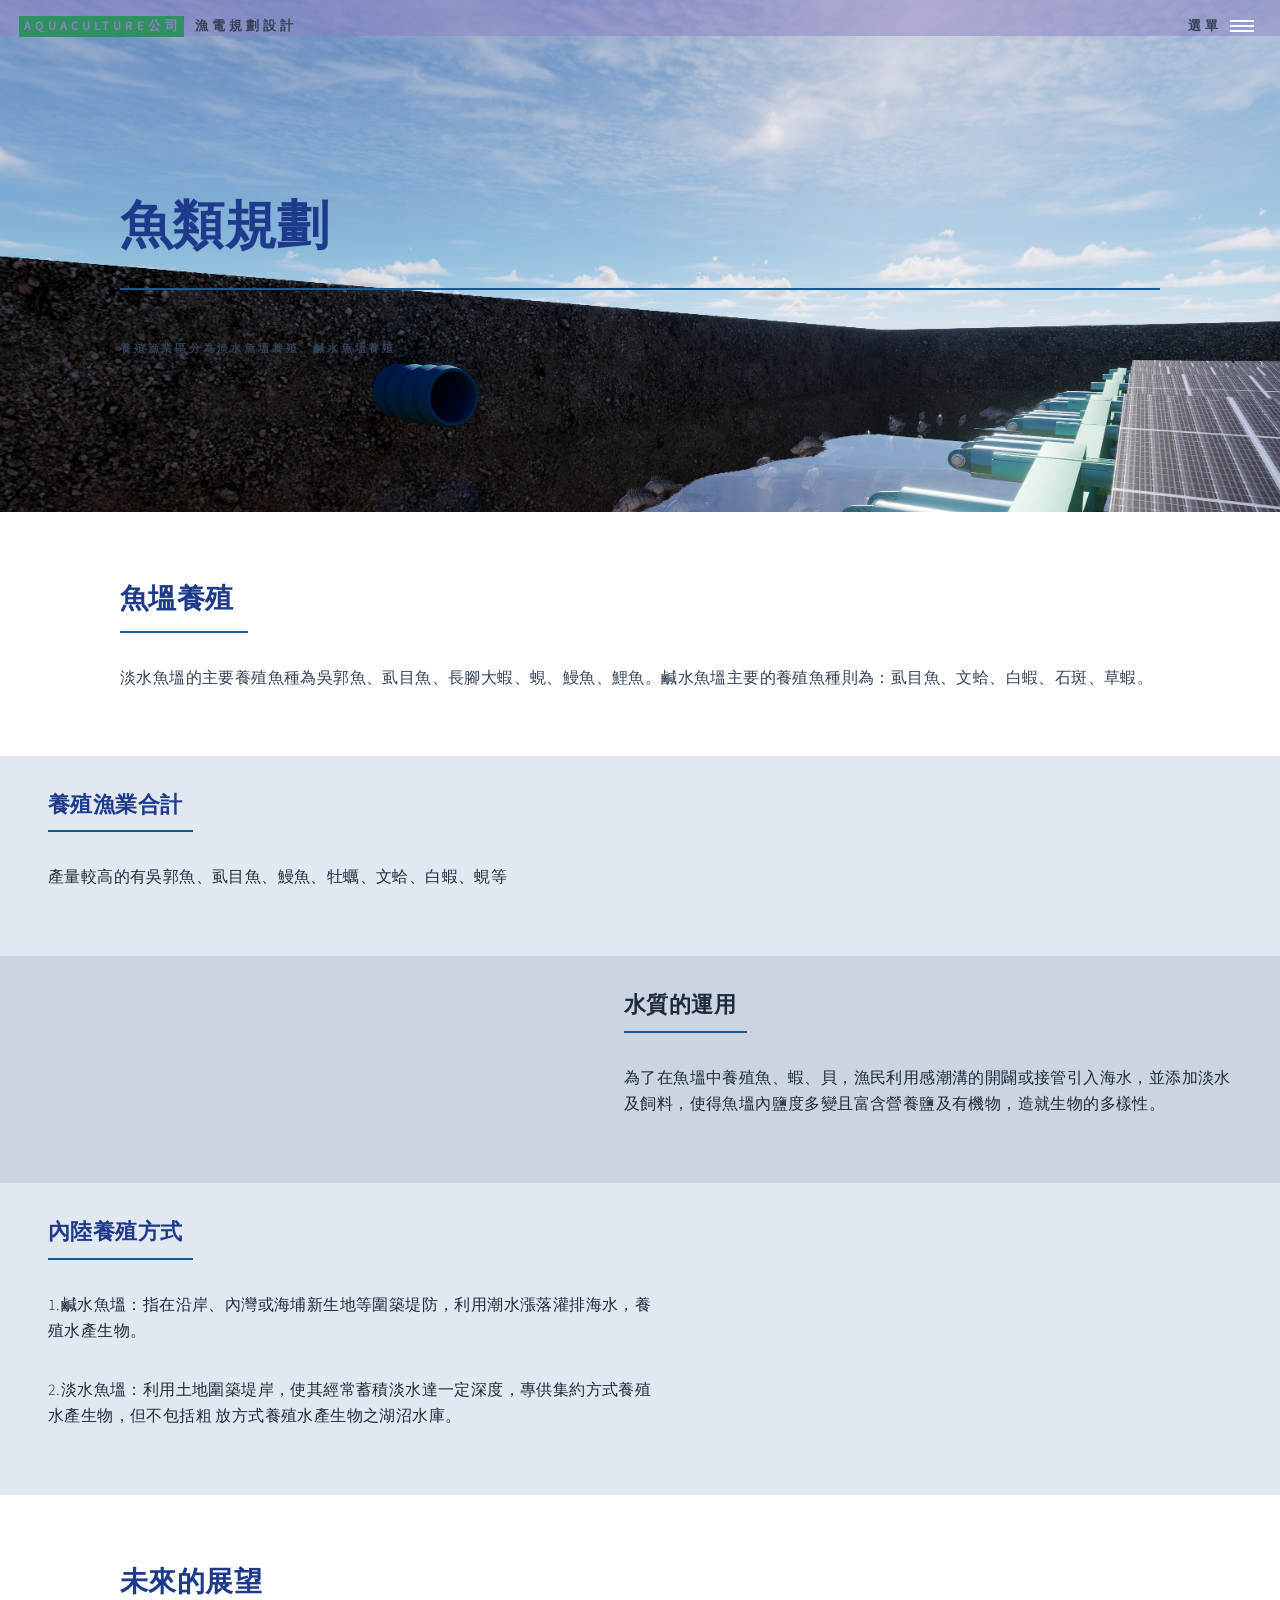
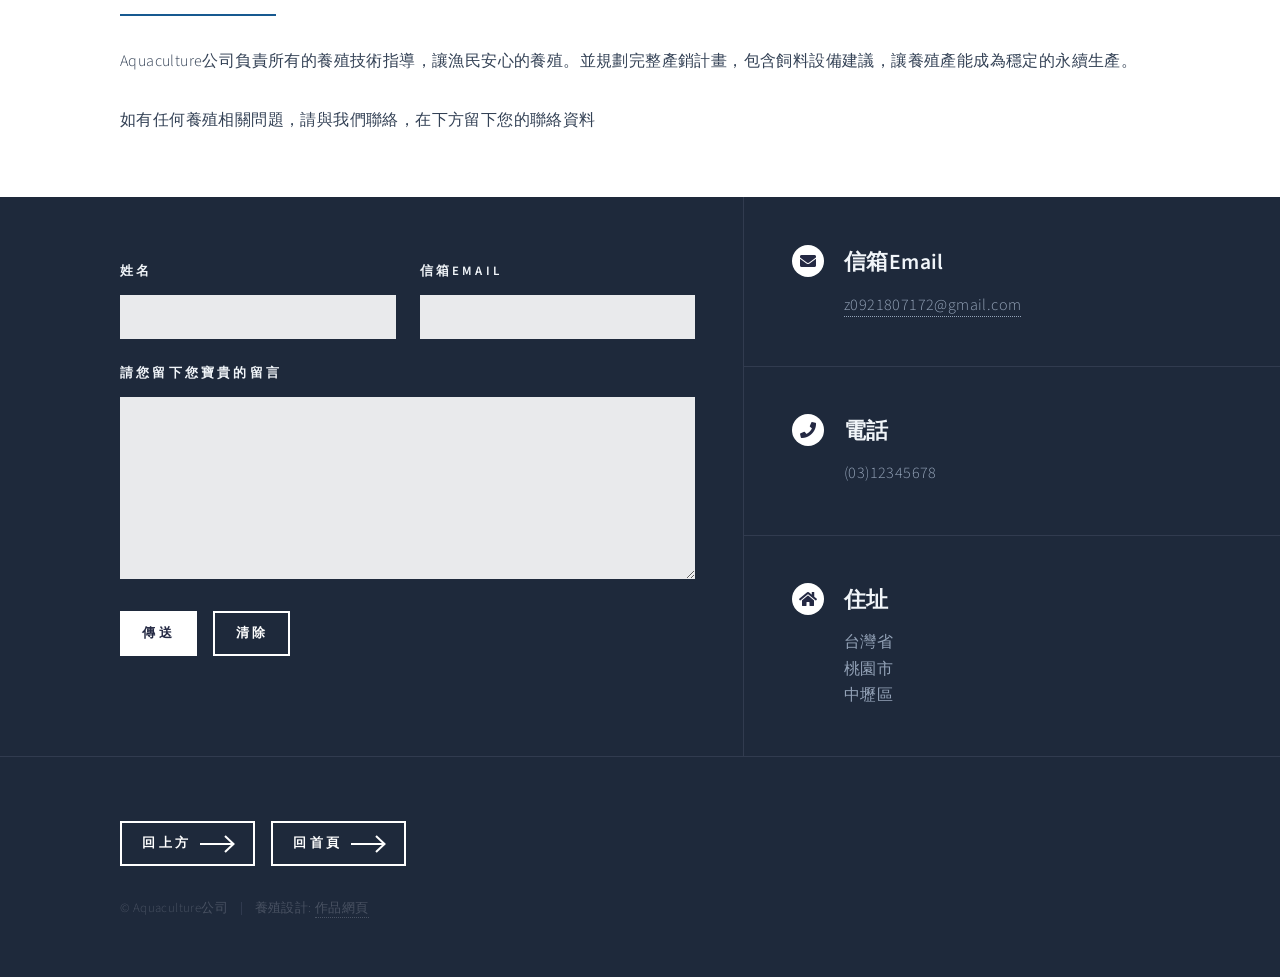
<file: landing 6.html>
<!DOCTYPE HTML>
<!--
	Forty by HTML5 UP
	html5up.net | @ajlkn
	Free for personal and commercial use under the CCA 3.0 license (html5up.net/license)
-->
<html>
	<head>
		<title>Landing - Forty by HTML5 UP</title>
		<meta charset="utf-8" />
		<meta name="viewport" content="width=device-width, initial-scale=1, user-scalable=no" />
		<link rel="stylesheet" href="assets/css/main.css" />
		<noscript><link rel="stylesheet" href="assets/css/noscript.css" /></noscript>
	</head>
	<body class="is-preload">

		<!-- Wrapper -->
			<div id="wrapper">

				<!-- Header -->
				<!-- Note: The "styleN" class below should match that of the banner element. -->
					<header id="header" class="alt style2">
						<a href="index.html" class="logo"><strong>Aquaculture公司</strong> <span>漁電規劃設計</span></a>
						<nav>
							<a href="#menu">選單</a>
						</nav>
					</header>

				<!-- Menu -->
					<nav id="menu">
						<ul class="links">
							<li><a href="index.html">首頁</a></li>
							<li><a href="landing.html">室內案場設計</a></li>
							<li><a href="landing 2.html">戶外案場設計</a></li>
							<li><a href="landing 3.html">漁電規劃設計</a></li>
							<li><a href="landing 4.html">養殖設備</a></li>
							<li><a href="landing 5.html">蝦類規劃</a></li>
							<li><a href="landing 6.html">魚類規劃</a></li>
						</ul>
						
					</nav>

				<!-- Banner -->
				<!-- Note: The "styleN" class below should match that of the header element. -->
					<section id="banner" class="style2">
						<div class="inner">
							<span class="image">
								<img src="images/魚群.jpg" alt="" />
							</span>
							<header class="major">
								<h1>魚類規劃</h1>
							</header>
							<div class="content">
								<p><br />
									養殖漁業區分為淡水魚塭養殖、鹹水魚塭養殖</p>
							</div>
						</div>
					</section>

				<!-- Main -->
					<div id="main">

						<!-- One -->
							<section id="one">
								<div class="inner">
									<header class="major">
										<h2>魚塭養殖</h2>
									</header>
									<p>淡水魚塭的主要養殖魚種為吳郭魚、虱目魚、長腳大蝦、蜆、鰻魚、鯉魚。鹹水魚塭主要的養殖魚種則為：虱目魚、文蛤、白蝦、石斑、草蝦。</p>
								</div>
							</section>

						<!-- Two -->
						<section id="two" class="spotlights">
							<section>
								<!<a href="https://kuula.co/post/n1/collection/7bc5F" >
									<script src="https://static.kuula.io/embed.js" data-kuula="https://kuula.co/share/hYrkD?logo=1&info=1&fs=1&vr=0&sd=1&thumbs=1" data-width="100%" data-height="640px"></script>								</a>
								<div class="content">
									<div class="inner">
										<header class="major">
											<h3>養殖漁業合計</h3>
										</header>
										<p>產量較高的有吳郭魚、虱目魚、鰻魚、牡蠣、文蛤、白蝦、蜆等</p>
										<ul class="actions">
											
										</ul>
									</div>
								</div>
							</section>
							<section>
								<!<a href="generic.html" >
									<script src="https://static.kuula.io/embed.js" data-kuula="https://kuula.co/share/hYrkR?logo=1&info=1&fs=1&vr=0&sd=1&thumbs=1" data-width="100%" data-height="640px"></script>								</a>
								<div class="content">
									<div class="inner">
										<header class="major">
											<h3>水質的運用</h3>
										</header>
										<p>為了在魚塭中養殖魚、蝦、貝，漁民利用感潮溝的開闢或接管引入海水，並添加淡水及飼料，使得魚塭內鹽度多變且富含營養鹽及有機物，造就生物的多樣性。</p>
										
										<ul class="actions">
											
										</ul>
									</div>
								</div>
							</section>
							<section>
								<script src="https://static.kuula.io/embed.js" data-kuula="https://kuula.co/share/hYrq5?logo=1&info=1&fs=1&vr=0&sd=1&thumbs=1" data-width="100%" data-height="640px"></script>								<div class="content">
									<div class="inner">
										<header class="major">
											<h3>內陸養殖方式</h3>
										</header>
										<p>1.鹹水魚塭：指在沿岸、內灣或海埔新生地等圍築堤防，利用潮水漲落灌排海水，養殖水產生物。
											<p></p>2.淡水魚塭：利用土地圍築堤岸，使其經常蓄積淡水達一定深度，專供集約方式養殖水產生物，但不包括粗
											放方式養殖水產生物之湖沼水庫。</p>
										<ul class="actions">
											
										</ul>
									</div>
								</div>
							</section>
						</section>

					<!-- Three -->
						<section id="three">
							<div class="inner">
								<header class="major">
									<h2>未來的展望</h2>
								</header>
								<p>Aquaculture公司負責所有的養殖技術指導，讓漁民安心的養殖。並規劃完整產銷計畫，包含飼料設備建議，讓養殖產能成為穩定的永續生產。</p>
								<p>如有任何養殖相關問題，請與我們聯絡，在下方留下您的聯絡資料</p>
								
							</div>
						</section>

				</div>	

			<!-- Contact -->
			<section id="contact">
				<div class="inner">
					<section>
						<form method="post" action="#" onsubmit="return mailto()">
							<div class="fields">
								<div class="field half">
									<label for="name">姓名</label>
									<input type="text" name="name" id="name" />
								</div>
								<div class="field half">
									<label for="email">信箱Email</label>
									<input type="text" name="email" id="email" />
								</div>
								<div class="field">
									<label for="message">請您留下您寶貴的留言</label>
									<textarea name="message" id="message" rows="6"></textarea>
								</div>
							</div>
							<ul class="actions">
								<li><input type="submit" value="傳送" class="primary" /></li>
								<li><input type="reset" value="清除" /></li>
							</ul>
							<script>
								function mailto() {
									name = document.getElementsByName('name')[0].value; // 把使用者輸入的名稱拿出來用
									email = document.getElementsByName('email')[0].value; // 把使用者輸入的email拿出來用
									message = document.getElementsByName('message')[0].value.replaceAll('\n', '%0D%0A'); // 把使用者輸入的內容拿出來用
									window.location.href = "mailto:z0921807172@gmail.com?subject=洽詢養殖規劃&body=您好, 我是" + name + ":%0D%0A" + message;
									return false;
								}
							</script>
						</form>
					</section>
					<section class="split">
						<section>
							<div class="contact-method">
								<span class="icon solid alt fa-envelope"></span>
								<h3>信箱Email</h3>
								<a href="#">z0921807172@gmail.com</a>
							</div>
						</section>
						<section>
							<div class="contact-method">
								<span class="icon solid alt fa-phone"></span>
								<h3>電話</h3>
								<span>(03)12345678 </span>
							</div>
						</section>
						<section>
							<div class="contact-method">
								<span class="icon solid alt fa-home"></span>
								<h3>住址</h3>
								<span>台灣省<br />
								桃園市<br />
								中壢區</span>
							</div>
						</section>
					</section>
				</div>
			</section>

		<!-- Footer -->
			<footer id="footer">
				<div class="inner">
					<ul class="actions">
						<li><a href="landing.html" class="button next">回上方</a></li>
						<li><a href="index.html" class="button next">回首頁</a></li>
					</ul>
					<ul class="copyright">
						<li>&copy; Aquaculture公司</li><li>養殖設計: <a href="https://kuula.co/post/hftNM">作品網頁</a></li>
					</ul>
				</div>
			</footer>

	</div>

<!-- Scripts -->
	<script src="assets/js/jquery.min.js"></script>
	<script src="assets/js/jquery.scrolly.min.js"></script>
	<script src="assets/js/jquery.scrollex.min.js"></script>
	<script src="assets/js/browser.min.js"></script>
	<script src="assets/js/breakpoints.min.js"></script>
	<script src="assets/js/util.js"></script>
	<script src="assets/js/main.js"></script>

</body>
</html>
</file>
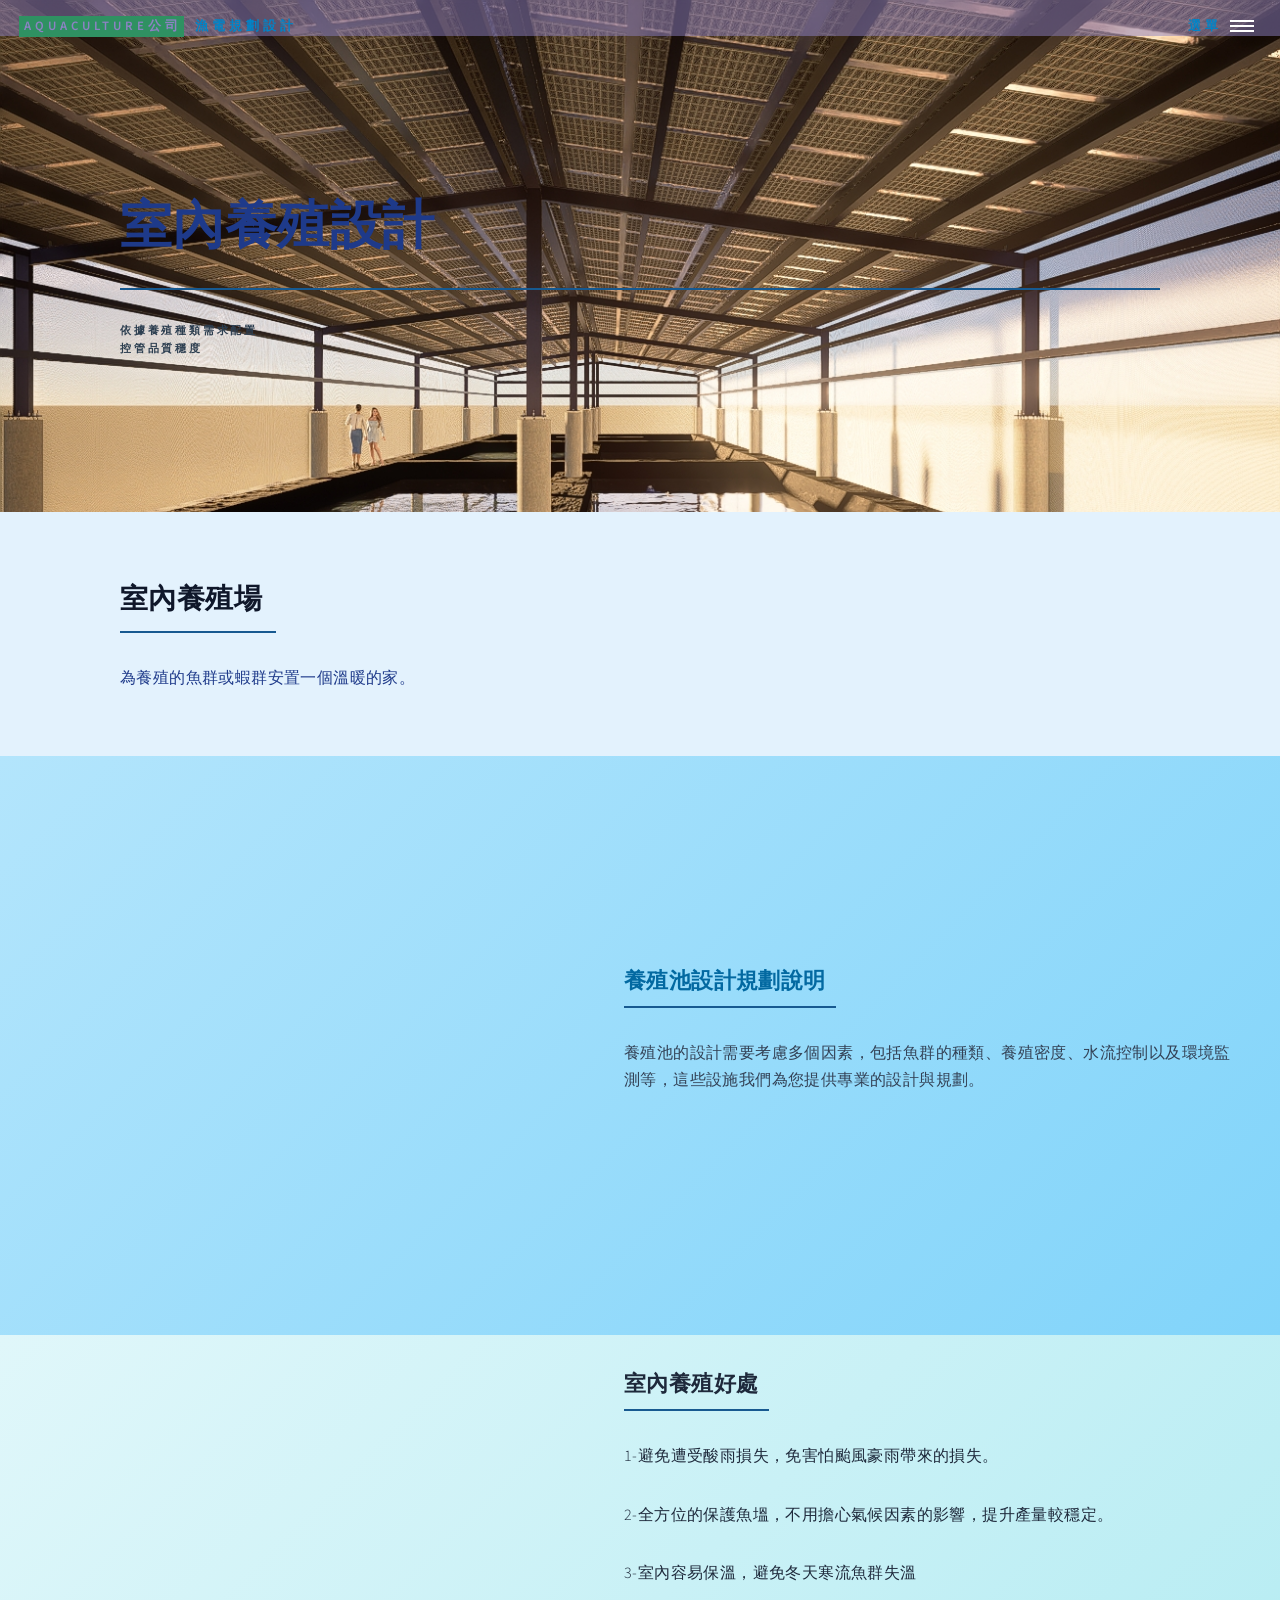
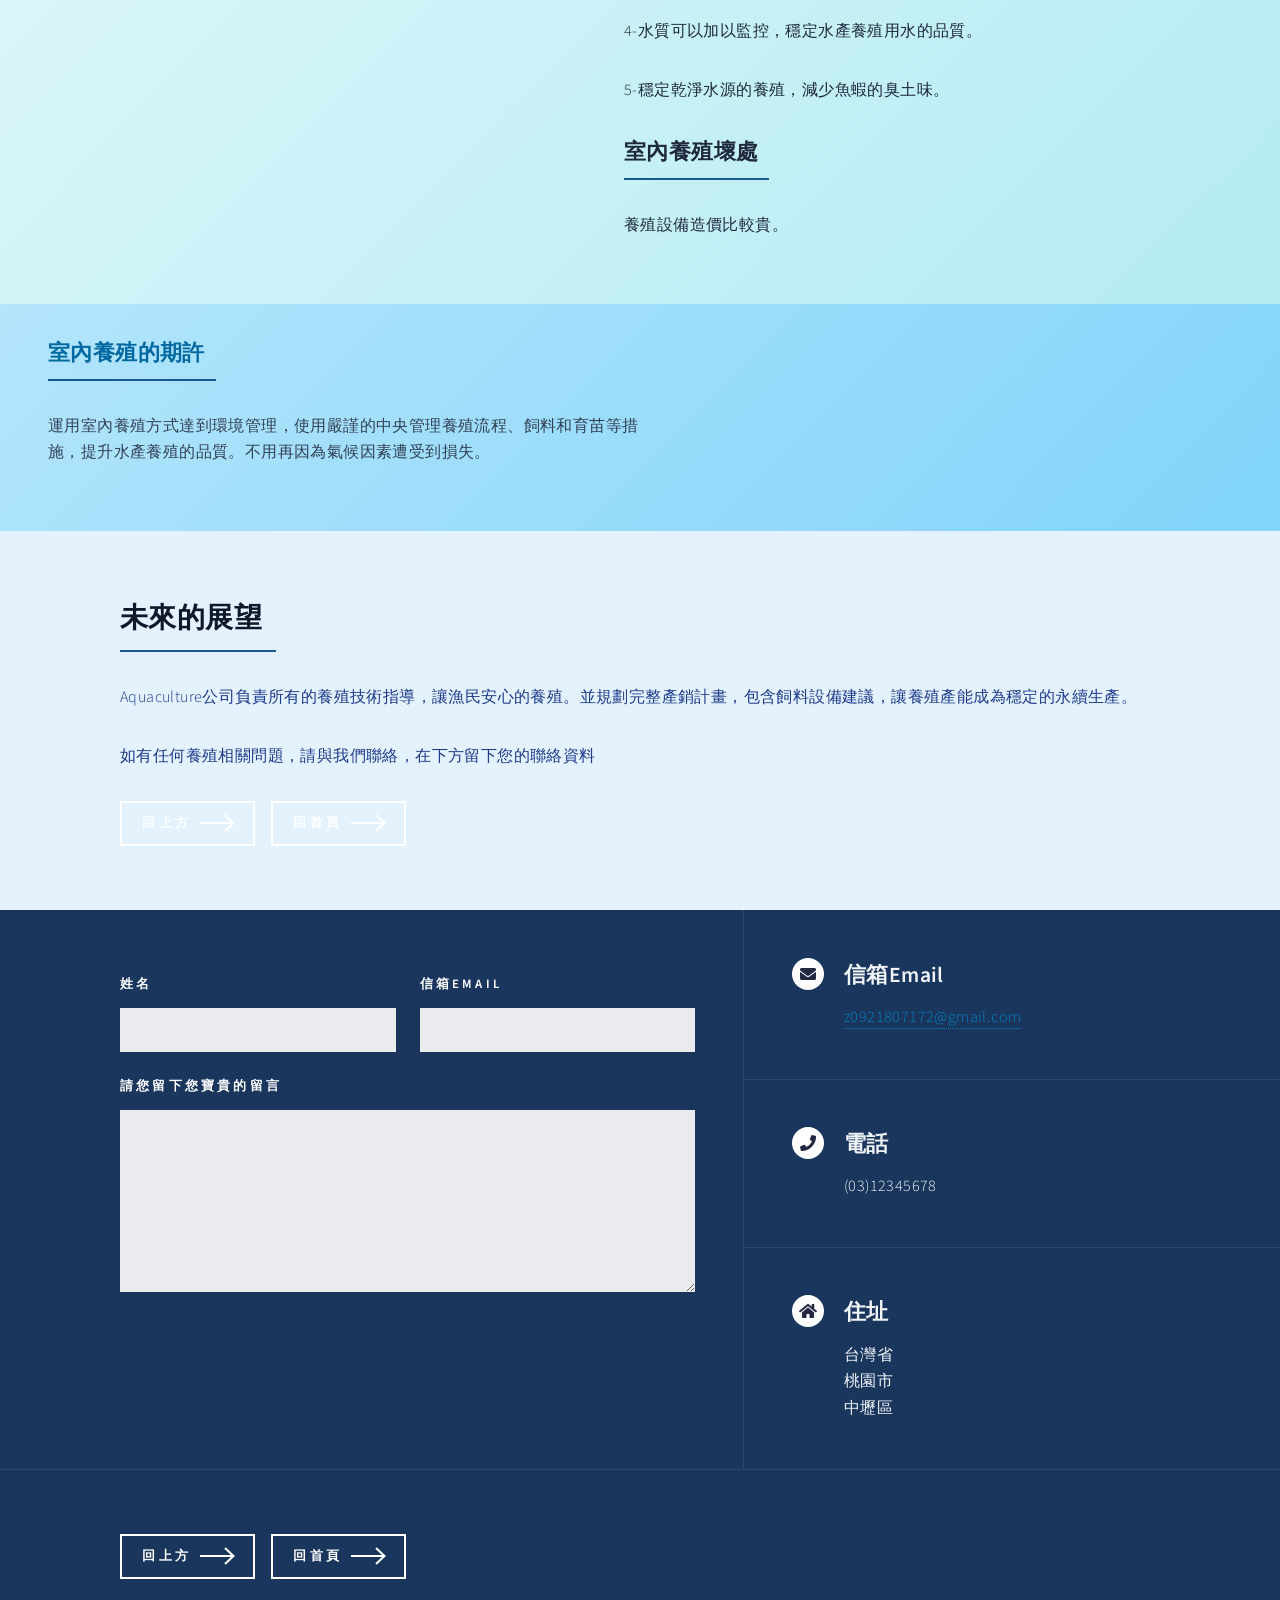
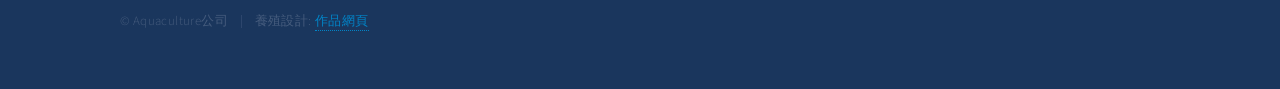
<file: landing.html>
<!DOCTYPE HTML>
<!--
    Forty by HTML5 UP
    html5up.net | @ajlkn
    Free for personal and commercial use under the CCA 3.0 license (html5up.net/license)
-->
<html>
    <head>
        <title>Landing - Forty by HTML5 UP</title>
        <meta charset="utf-8" />
        <meta name="viewport" content="width=device-width, initial-scale=1, user-scalable=no" />
        <link rel="stylesheet" href="assets/css/main.css" />
        <noscript><link rel="stylesheet" href="assets/css/noscript.css" /></noscript>
        
        <!-- 自訂藍色調背景樣式 (以淺藍色為主的三種藍色調組合) -->
        <style>
            /* 1. 主體背景：柔和淺藍色漸層 */
            body, #wrapper {
                background: linear-gradient(180deg, #eef7fa 0%, #d4ebf2 100%) !important;
                color: #2c3e50 !important;
            }

            /* 2. 第一與第三區塊：明亮淺天藍色 */
            #main > section#one, 
            #main > section#three {
                background-color: #e3f2fd !important;
                color: #1e3a8a !important;
            }
            #one h2, #three h2 {
                color: #0f172a !important;
                border-bottom-color: #0284c7 !important;
            }

            /* 3. 第二區塊（圖文/影片展示）：中度海洋藍/水藍色交錯背景 */
            #two.spotlights > section {
                background: linear-gradient(135deg, #b3e5fc 0%, #81d4fa 100%) !important;
                color: #0f172a !important;
            }
            #two.spotlights > section:nth-child(2n) {
                background: linear-gradient(135deg, #e0f7fa 0%, #b2ebf2 100%) !important;
            }
            #two .content h3 {
                color: #0369a1 !important;
            }
            #two .content p {
                color: #334155 !important;
            }

            /* 4. 頁尾聯絡資訊區：穩重深藍色（保持高對比讀取度） */
            #contact, #footer {
                background-color: #1a365d !important;
                color: #f1f5f9 !important;
            }
            #contact h3, #contact label, #footer .copyright {
                color: #ffffff !important;
            }

            /* 按鈕與連結顏色微調 */
            a {
                color: #0284c7;
            }
            a:hover {
                color: #0369a1;
            }
        </style>
    </head>
    <body class="is-preload">

        <!-- Wrapper -->
            <div id="wrapper">

                <!-- Header -->
                <!-- Note: The "styleN" class below should match that of the banner element. -->
                    <header id="header" class="alt style2">
                        <a href="index.html" class="logo"><strong>Aquaculture公司</strong> <span>漁電規劃設計</span></a>
                        <nav>
                            <a href="#menu">選單</a>
                        </nav>
                    </header>

                <!-- Menu -->
                    <nav id="menu">
                        <ul class="links">
                            <li><a href="index.html">首頁</a></li>
                            <li><a href="landing.html">室內案場設計</a></li>
                            <li><a href="landing 2.html">戶外案場設計</a></li>
                            <li><a href="landing 3.html">漁電規劃設計</a></li>
                            <li><a href="landing 4.html">養殖設備</a></li>
                            <li><a href="landing 5.html">蝦類規劃</a></li>
                            <li><a href="landing 6.html">魚類規劃</a></li>
                        </ul>
                    </nav>

                <!-- Banner -->
                <!-- Note: The "styleN" class below should match that of the header element. -->
                    <section id="banner" class="style2">
                        <div class="inner">
                            <span class="image">
                                <img src="images/養殖示意圖有網子1115-6.jpg" alt="" />
                            </span>
                            <header class="major">
                                <h1>室內養殖設計</h1>
                            </header>
                            <div class="content">
                                <p>依據養殖種類需求配置<br />
                                控管品質穩度</p>
                            </div>
                        </div>
                    </section>

                <!-- Main -->
                    <div id="main">

                        <!-- One -->
                            <section id="one">
                                <div class="inner">
                                    <header class="major">
                                        <h2>室內養殖場</h2>
                                    </header>
                                    <p>為養殖的魚群或蝦群安置一個溫暖的家。</p>
                                </div>
                            </section>

                        <!-- Two -->
                            <section id="two" class="spotlights">
                                <section>
                                    <iframe width="1030" height="579" src="https://www.youtube.com/embed/sUGwFSqli70" title="養殖 3D漸成小動畫" frameborder="0" allow="accelerometer; autoplay; clipboard-write; encrypted-media; gyroscope; picture-in-picture; web-share" referrerpolicy="strict-origin-when-cross-origin" allowfullscreen></iframe>
                                    <div class="content">
                                        <div class="inner">
                                            <header class="major">
                                                <h3>養殖池設計規劃說明</h3>
                                            </header>
                                            <p>養殖池的設計需要考慮多個因素，包括魚群的種類、養殖密度、水流控制以及環境監測等，這些設施我們為您提供專業的設計與規劃。</p>
                                            <ul class="actions">
                                                
                                            </ul>
                                        </div>
                                    </div>
                                </section>
                                <section>
                                    <!-- <script src="https://static.kuula.io/embed.js" data-kuula="https://kuula.co/share/hYR8d?logo=1&info=1&fs=1&vr=0&sd=1&thumbs=1" data-width="100%" data-height="640px"></script> -->
                                    <div class="content">
                                        <div class="inner">
                                            <header class="major">
                                                <h3>室內養殖好處</h3>
                                            </header>
                                            <p>1-避免遭受酸雨損失，免害怕颱風豪雨帶來的損失。</p>
                                            <p>2-全方位的保護魚塭，不用擔心氣候因素的影響，提升產量較穩定。</p>
                                            <p>3-室內容易保溫，避免冬天寒流魚群失溫</p>
                                            <p>4-水質可以加以監控，穩定水產養殖用水的品質。</p>
                                            <p>5-穩定乾淨水源的養殖，減少魚蝦的臭土味。</p>
                                            <header class="major">
                                                <h3>室內養殖壞處</h3>
                                            </header>
                                            <p>養殖設備造價比較貴。</p>
                                            <ul class="actions">
                                                
                                            </ul>
                                        </div>
                                    </div>
                                </section>
                                <section>
                                    <script src="https://static.kuula.io/embed.js" data-kuula="https://kuula.co/share/hYr9B?logo=1&info=1&fs=1&vr=0&sd=1&thumbs=1" data-width="100%" data-height="640px"></script> 
                                    <div class="content">
                                        <div class="inner">
                                            <header class="major">
                                                <h3>室內養殖的期許</h3>
                                            </header>
                                            <p>運用室內養殖方式達到環境管理，使用嚴謹的中央管理養殖流程、飼料和育苗等措施，提升水產養殖的品質。不用再因為氣候因素遭受到損失。</p>
                                            <ul class="actions">
                                                
                                            </ul>
                                        </div>
                                    </div>
                                </section>
                            </section>

                        <!-- Three -->
                            <section id="three">
                                <div class="inner">
                                    <header class="major">
                                        <h2>未來的展望</h2>
                                    </header>
                                    <p>Aquaculture公司負責所有的養殖技術指導，讓漁民安心的養殖。並規劃完整產銷計畫，包含飼料設備建議，讓養殖產能成為穩定的永續生產。</p>
                                    <p>如有任何養殖相關問題，請與我們聯絡，在下方留下您的聯絡資料</p>
                                    <ul class="actions">
                                        <li><a href="landing.html" class="button next">回上方</a></li>
                                        <li><a href="index.html" class="button next">回首頁</a></li>
                                    </ul>
                                </div>
                            </section>

                    </div>  

                <!-- Contact -->
                <section id="contact">
                    <div class="inner">
                        <section>
                            <form method="post" action="#" onsubmit="return mailto()">
                                <div class="fields">
                                    <div class="field half">
                                        <label for="name">姓名</label>
                                        <input type="text" name="name" id="name" />
                                    </div>
                                    <div class="field half">
                                        <label for="email">信箱Email</label>
                                        <input type="text" name="email" id="email" />
                                    </div>
                                    <div class="field">
                                        <label for="message">請您留下您寶貴的留言</label>
                                        <textarea name="message" id="message" rows="6"></textarea>
                                    </div>
                                </div>
                                
                                <script>
                                    function mailto() {
                                        name = document.getElementsByName('name')[0].value;
                                        email = document.getElementsByName('email')[0].value;
                                        message = document.getElementsByName('message')[0].value.replaceAll('\n', '%0D%0A');
                                        window.location.href = "mailto:z0921807172@gmail.com?subject=洽詢養殖規劃&body=您好, 我是" + name + ":%0D%0A" + message;
                                        return false;
                                    }
                                </script>
                            </form>
                        </section>
                        <section class="split">
                            <section>
                                <div class="contact-method">
                                    <span class="icon solid alt fa-envelope"></span>
                                    <h3>信箱Email</h3>
                                    <a href="#">z0921807172@gmail.com</a>
                                </div>
                            </section>
                            <section>
                                <div class="contact-method">
                                    <span class="icon solid alt fa-phone"></span>
                                    <h3>電話</h3>
                                    <span>(03)12345678 </span>
                                </div>
                            </section>
                            <section>
                                <div class="contact-method">
                                    <span class="icon solid alt fa-home"></span>
                                    <h3>住址</h3>
                                    <span>台灣省<br />
                                    桃園市<br />
                                    中壢區</span>
                                </div>
                            </section>
                        </section>
                    </div>
                </section>

            <!-- Footer -->
                <footer id="footer">
                    <div class="inner">
                        <ul class="actions">
                            <li><a href="landing.html" class="button next">回上方</a></li>
                            <li><a href="index.html" class="button next">回首頁</a></li>
                        </ul>
                        <ul class="copyright">
                            <li>&copy; Aquaculture公司</li><li>養殖設計: <a href="https://kuula.co/post/hftNM">作品網頁</a></li>
                        </ul>
                    </div>
                </footer>

        </div>

    <!-- Scripts -->
        <script src="assets/js/jquery.min.js"></script>
        <script src="assets/js/jquery.scrolly.min.js"></script>
        <script src="assets/js/jquery.scrollex.min.js"></script>
        <script src="assets/js/browser.min.js"></script>
        <script src="assets/js/breakpoints.min.js"></script>
        <script src="assets/js/util.js"></script>
        <script src="assets/js/main.js"></script>

</body>
</html>
</file>
<file: assets/css/noscript.css>
/*
	Forty by HTML5 UP
	html5up.net | @ajlkn
	Free for personal and commercial use under the CCA 3.0 license (html5up.net/license)
*/

/* Banner */

	body.is-preload #banner:after {
		opacity: 0.85;
	}

	body.is-preload #banner > .inner {
		-moz-filter: none;
		-webkit-filter: none;
		-ms-filter: none;
		filter: none;
		-moz-transform: none;
		-webkit-transform: none;
		-ms-transform: none;
		transform: none;
		opacity: 1;
	}
</file>
<file: assets/css/main.css>
@import url(fontawesome-all.min.css);
@import url("https://fonts.googleapis.com/css?family=Source+Sans+Pro:300,300italic,600,600italic");

/*
	Forty by HTML5 UP
	html5up.net | @ajlkn
	Free for personal and commercial use under the CCA 3.0 license (html5up.net/license)
*/

html, body, div, span, applet, object,
iframe, h1, h2, h3, h4, h5, h6, p, blockquote,
pre, a, abbr, acronym, address, big, cite,
code, del, dfn, em, img, ins, kbd, q, s, samp,
small, strike, strong, sub, sup, tt, var, b,
u, i, center, dl, dt, dd, ol, ul, li, fieldset,
form, label, legend, table, caption, tbody,
tfoot, thead, tr, th, td, article, aside,
canvas, details, embed, figure, figcaption,
footer, header, hgroup, menu, nav, output, ruby,
section, summary, time, mark, audio, video {
	margin: 0;
	padding: 0;
	border: 0;
	font-size: 100%;
	font: inherit;
	vertical-align: baseline;}

article, aside, details, figcaption, figure,
footer, header, hgroup, menu, nav, section {
	display: block;}

body {
	line-height: 1;
}

ol, ul {
	list-style: none;
}

blockquote, q {
	quotes: none;
}

	blockquote:before, blockquote:after, q:before, q:after {
		content: '';
		content: none;
	}

table {
	border-collapse: collapse;
	border-spacing: 0;
}

body {
	-webkit-text-size-adjust: none;
}

mark {
	background-color: transparent;
	color: inherit;
}

input::-moz-focus-inner {
	border: 0;
	padding: 0;
}

input, select, textarea {
	-moz-appearance: none;
	-webkit-appearance: none;
	-ms-appearance: none;
	appearance: none;
}

/* Basic */

	@-ms-viewport {
		width: device-width;
	}

	body {
		-ms-overflow-style: scrollbar;
	}

	@media screen and (max-width: 480px) {

		html, body {
			min-width: 320px;
		}

	}

	html {
		box-sizing: border-box;
	}

	*, *:before, *:after {
		box-sizing: inherit;
	}

	body {
		background: #242943;
	}

		body.is-preload *, body.is-preload *:before, body.is-preload *:after {
			-moz-animation: none !important;
			-webkit-animation: none !important;
			-ms-animation: none !important;
			animation: none !important;
			-moz-transition: none !important;
			-webkit-transition: none !important;
			-ms-transition: none !important;
			transition: none !important;
		}

/* Type */

	body, input, select, textarea {
		color: #da1111;
		font-family: "Source Sans Pro", Helvetica, sans-serif;
		font-size: 17pt;
		font-weight: 300;
		letter-spacing: 0.025em;
		line-height: 1.65;
	}

		@media screen and (max-width: 1680px) {

			body, input, select, textarea {
				font-size: 14pt;
			}

		}

		@media screen and (max-width: 1280px) {

			body, input, select, textarea {
				font-size: 12pt;
			}

		}

		@media screen and (max-width: 360px) {

			body, input, select, textarea {
				font-size: 11pt;
			}

		}

	a {
		-moz-transition: color 0.2s ease-in-out, border-bottom-color 0.2s ease-in-out;
		-webkit-transition: color 0.2s ease-in-out, border-bottom-color 0.2s ease-in-out;
		-ms-transition: color 0.2s ease-in-out, border-bottom-color 0.2s ease-in-out;
		transition: color 0.2s ease-in-out, border-bottom-color 0.2s ease-in-out;
		border-bottom: dotted 1px;
		color: inherit;
		text-decoration: none;
	}

		a:hover {
			border-bottom-color: transparent;
			color: #9bf1ff !important;
		}

		a:active {
			color: #53e3fb !important;
		}

	strong, b {
		color: #1e8696;
		font-weight: 600;
	}

	em, i {
		font-style: italic;
	}

	p {
		margin: 0 0 2em 0;
	}

	h1, h2, h3, h4, h5, h6 {
		color: #ffffff;
		font-weight: 600;
		line-height: 1.65;
		margin: 0 0 1em 0;
	}

		h1 a, h2 a, h3 a, h4 a, h5 a, h6 a {
			color: inherit;
			border-bottom: 0;
		}

	h1 {
		font-size: 2.5em;
	}

	h2 {
		font-size: 1.75em;
	}

	h3 {
		font-size: 1.35em;
	}

	h4 {
		font-size: 1.1em;
	}

	h5 {
		font-size: 0.9em;
	}

	h6 {
		font-size: 0.7em;
	}

	@media screen and (max-width: 736px) {

		h1 {
			font-size: 2em;
		}

		h2 {
			font-size: 1.5em;
		}

		h3 {
			font-size: 1.25em;
		}

	}

	sub {
		font-size: 0.8em;
		position: relative;
		top: 0.5em;
	}

	sup {
		font-size: 0.8em;
		position: relative;
		top: -0.5em;
	}

	blockquote {
		border-left: solid 4px rgba(212, 212, 255, 0.1);
		font-style: italic;
		margin: 0 0 2em 0;
		padding: 0.5em 0 0.5em 2em;
	}

	code {
		background: rgba(212, 212, 255, 0.035);
		font-family: "Courier New", monospace;
		font-size: 0.9em;
		margin: 0 0.25em;
		padding: 0.25em 0.65em;
	}

	pre {
		-webkit-overflow-scrolling: touch;
		font-family: "Courier New", monospace;
		font-size: 0.9em;
		margin: 0 0 2em 0;
	}

		pre code {
			display: block;
			line-height: 1.75;
			padding: 1em 1.5em;
			overflow-x: auto;
		}

	hr {
		border: 0;
		border-bottom: solid 1px rgba(212, 212, 255, 0.1);
		margin: 2em 0;
	}

		hr.major {
			margin: 3em 0;
		}

	.align-left {
		text-align: left;
	}

	.align-center {
		text-align: center;
	}

	.align-right {
		text-align: right;
	}

/* Row */

	.row {
		display: flex;
		flex-wrap: wrap;
		box-sizing: border-box;
		align-items: stretch;
	}

		.row > * {
			box-sizing: border-box;
		}

		.row.gtr-uniform > * > :last-child {
			margin-bottom: 0;
		}

		.row.aln-left {
			justify-content: flex-start;
		}

		.row.aln-center {
			justify-content: center;
		}

		.row.aln-right {
			justify-content: flex-end;
		}

		.row.aln-top {
			align-items: flex-start;
		}

		.row.aln-middle {
			align-items: center;
		}

		.row.aln-bottom {
			align-items: flex-end;
		}

		.row > .imp {
			order: -1;
		}

		.row > .col-1 {
			width: 8.33333%;
		}

		.row > .off-1 {
			margin-left: 8.33333%;
		}

		.row > .col-2 {
			width: 16.66667%;
		}

		.row > .off-2 {
			margin-left: 16.66667%;
		}

		.row > .col-3 {
			width: 25%;
		}

		.row > .off-3 {
			margin-left: 25%;
		}

		.row > .col-4 {
			width: 33.33333%;
		}

		.row > .off-4 {
			margin-left: 33.33333%;
		}

		.row > .col-5 {
			width: 41.66667%;
		}

		.row > .off-5 {
			margin-left: 41.66667%;
		}

		.row > .col-6 {
			width: 50%;
		}

		.row > .off-6 {
			margin-left: 50%;
		}

		.row > .col-7 {
			width: 58.33333%;
		}

		.row > .off-7 {
			margin-left: 58.33333%;
		}

		.row > .col-8 {
			width: 66.66667%;
		}

		.row > .off-8 {
			margin-left: 66.66667%;
		}

		.row > .col-9 {
			width: 75%;
		}

		.row > .off-9 {
			margin-left: 75%;
		}

		.row > .col-10 {
			width: 83.33333%;
		}

		.row > .off-10 {
			margin-left: 83.33333%;
		}

		.row > .col-11 {
			width: 91.66667%;
		}

		.row > .off-11 {
			margin-left: 91.66667%;
		}

		.row > .col-12 {
			width: 100%;
		}

		.row > .off-12 {
			margin-left: 100%;
		}

		.row.gtr-0 {
			margin-top: 0;
			margin-left: 0em;
		}

			.row.gtr-0 > * {
				padding: 0 0 0 0em;
			}

			.row.gtr-0.gtr-uniform {
				margin-top: 0em;
			}

				.row.gtr-0.gtr-uniform > * {
					padding-top: 0em;
				}

		.row.gtr-25 {
			margin-top: 0;
			margin-left: -0.5em;
		}

			.row.gtr-25 > * {
				padding: 0 0 0 0.5em;
			}

			.row.gtr-25.gtr-uniform {
				margin-top: -0.5em;
			}

				.row.gtr-25.gtr-uniform > * {
					padding-top: 0.5em;
				}

		.row.gtr-50 {
			margin-top: 0;
			margin-left: -1em;
		}

			.row.gtr-50 > * {
				padding: 0 0 0 1em;
			}

			.row.gtr-50.gtr-uniform {
				margin-top: -1em;
			}

				.row.gtr-50.gtr-uniform > * {
					padding-top: 1em;
				}

		.row {
			margin-top: 0;
			margin-left: -2em;
		}

			.row > * {
				padding: 0 0 0 2em;
			}

			.row.gtr-uniform {
				margin-top: -2em;
			}

				.row.gtr-uniform > * {
					padding-top: 2em;
				}

		.row.gtr-150 {
			margin-top: 0;
			margin-left: -3em;
		}

			.row.gtr-150 > * {
				padding: 0 0 0 3em;
			}

			.row.gtr-150.gtr-uniform {
				margin-top: -3em;
			}

				.row.gtr-150.gtr-uniform > * {
					padding-top: 3em;
				}

		.row.gtr-200 {
			margin-top: 0;
			margin-left: -4em;
		}

			.row.gtr-200 > * {
				padding: 0 0 0 4em;
			}

			.row.gtr-200.gtr-uniform {
				margin-top: -4em;
			}

				.row.gtr-200.gtr-uniform > * {
					padding-top: 4em;
				}

		@media screen and (max-width: 1680px) {

			.row {
				display: flex;
				flex-wrap: wrap;
				box-sizing: border-box;
				align-items: stretch;
			}

				.row > * {
					box-sizing: border-box;
				}

				.row.gtr-uniform > * > :last-child {
					margin-bottom: 0;
				}

				.row.aln-left {
					justify-content: flex-start;
				}

				.row.aln-center {
					justify-content: center;
				}

				.row.aln-right {
					justify-content: flex-end;
				}

				.row.aln-top {
					align-items: flex-start;
				}

				.row.aln-middle {
					align-items: center;
				}

				.row.aln-bottom {
					align-items: flex-end;
				}

				.row > .imp-xlarge {
					order: -1;
				}

				.row > .col-1-xlarge {
					width: 8.33333%;
				}

				.row > .off-1-xlarge {
					margin-left: 8.33333%;
				}

				.row > .col-2-xlarge {
					width: 16.66667%;
				}

				.row > .off-2-xlarge {
					margin-left: 16.66667%;
				}

				.row > .col-3-xlarge {
					width: 25%;
				}

				.row > .off-3-xlarge {
					margin-left: 25%;
				}

				.row > .col-4-xlarge {
					width: 33.33333%;
				}

				.row > .off-4-xlarge {
					margin-left: 33.33333%;
				}

				.row > .col-5-xlarge {
					width: 41.66667%;
				}

				.row > .off-5-xlarge {
					margin-left: 41.66667%;
				}

				.row > .col-6-xlarge {
					width: 50%;
				}

				.row > .off-6-xlarge {
					margin-left: 50%;
				}

				.row > .col-7-xlarge {
					width: 58.33333%;
				}

				.row > .off-7-xlarge {
					margin-left: 58.33333%;
				}

				.row > .col-8-xlarge {
					width: 66.66667%;
				}

				.row > .off-8-xlarge {
					margin-left: 66.66667%;
				}

				.row > .col-9-xlarge {
					width: 75%;
				}

				.row > .off-9-xlarge {
					margin-left: 75%;
				}

				.row > .col-10-xlarge {
					width: 83.33333%;
				}

				.row > .off-10-xlarge {
					margin-left: 83.33333%;
				}

				.row > .col-11-xlarge {
					width: 91.66667%;
				}

				.row > .off-11-xlarge {
					margin-left: 91.66667%;
				}

				.row > .col-12-xlarge {
					width: 100%;
				}

				.row > .off-12-xlarge {
					margin-left: 100%;
				}

				.row.gtr-0 {
					margin-top: 0;
					margin-left: 0em;
				}

					.row.gtr-0 > * {
						padding: 0 0 0 0em;
					}

					.row.gtr-0.gtr-uniform {
						margin-top: 0em;
					}

						.row.gtr-0.gtr-uniform > * {
							padding-top: 0em;
						}

				.row.gtr-25 {
					margin-top: 0;
					margin-left: -0.5em;
				}

					.row.gtr-25 > * {
						padding: 0 0 0 0.5em;
					}

					.row.gtr-25.gtr-uniform {
						margin-top: -0.5em;
					}

						.row.gtr-25.gtr-uniform > * {
							padding-top: 0.5em;
						}

				.row.gtr-50 {
					margin-top: 0;
					margin-left: -1em;
				}

					.row.gtr-50 > * {
						padding: 0 0 0 1em;
					}

					.row.gtr-50.gtr-uniform {
						margin-top: -1em;
					}

						.row.gtr-50.gtr-uniform > * {
							padding-top: 1em;
						}

				.row {
					margin-top: 0;
					margin-left: -2em;
				}

					.row > * {
						padding: 0 0 0 2em;
					}

					.row.gtr-uniform {
						margin-top: -2em;
					}

						.row.gtr-uniform > * {
							padding-top: 2em;
						}

				.row.gtr-150 {
					margin-top: 0;
					margin-left: -3em;
				}

					.row.gtr-150 > * {
						padding: 0 0 0 3em;
					}

					.row.gtr-150.gtr-uniform {
						margin-top: -3em;
					}

						.row.gtr-150.gtr-uniform > * {
							padding-top: 3em;
						}

				.row.gtr-200 {
					margin-top: 0;
					margin-left: -4em;
				}

					.row.gtr-200 > * {
						padding: 0 0 0 4em;
					}

					.row.gtr-200.gtr-uniform {
						margin-top: -4em;
					}

						.row.gtr-200.gtr-uniform > * {
							padding-top: 4em;
						}

		}

		@media screen and (max-width: 1280px) {

			.row {
				display: flex;
				flex-wrap: wrap;
				box-sizing: border-box;
				align-items: stretch;
			}

				.row > * {
					box-sizing: border-box;
				}

				.row.gtr-uniform > * > :last-child {
					margin-bottom: 0;
				}

				.row.aln-left {
					justify-content: flex-start;
				}

				.row.aln-center {
					justify-content: center;
				}

				.row.aln-right {
					justify-content: flex-end;
				}

				.row.aln-top {
					align-items: flex-start;
				}

				.row.aln-middle {
					align-items: center;
				}

				.row.aln-bottom {
					align-items: flex-end;
				}

				.row > .imp-large {
					order: -1;
				}

				.row > .col-1-large {
					width: 8.33333%;
				}

				.row > .off-1-large {
					margin-left: 8.33333%;
				}

				.row > .col-2-large {
					width: 16.66667%;
				}

				.row > .off-2-large {
					margin-left: 16.66667%;
				}

				.row > .col-3-large {
					width: 25%;
				}

				.row > .off-3-large {
					margin-left: 25%;
				}

				.row > .col-4-large {
					width: 33.33333%;
				}

				.row > .off-4-large {
					margin-left: 33.33333%;
				}

				.row > .col-5-large {
					width: 41.66667%;
				}

				.row > .off-5-large {
					margin-left: 41.66667%;
				}

				.row > .col-6-large {
					width: 50%;
				}

				.row > .off-6-large {
					margin-left: 50%;
				}

				.row > .col-7-large {
					width: 58.33333%;
				}

				.row > .off-7-large {
					margin-left: 58.33333%;
				}

				.row > .col-8-large {
					width: 66.66667%;
				}

				.row > .off-8-large {
					margin-left: 66.66667%;
				}

				.row > .col-9-large {
					width: 75%;
				}

				.row > .off-9-large {
					margin-left: 75%;
				}

				.row > .col-10-large {
					width: 83.33333%;
				}

				.row > .off-10-large {
					margin-left: 83.33333%;
				}

				.row > .col-11-large {
					width: 91.66667%;
				}

				.row > .off-11-large {
					margin-left: 91.66667%;
				}

				.row > .col-12-large {
					width: 100%;
				}

				.row > .off-12-large {
					margin-left: 100%;
				}

				.row.gtr-0 {
					margin-top: 0;
					margin-left: 0em;
				}

					.row.gtr-0 > * {
						padding: 0 0 0 0em;
					}

					.row.gtr-0.gtr-uniform {
						margin-top: 0em;
					}

						.row.gtr-0.gtr-uniform > * {
							padding-top: 0em;
						}

				.row.gtr-25 {
					margin-top: 0;
					margin-left: -0.375em;
				}

					.row.gtr-25 > * {
						padding: 0 0 0 0.375em;
					}

					.row.gtr-25.gtr-uniform {
						margin-top: -0.375em;
					}

						.row.gtr-25.gtr-uniform > * {
							padding-top: 0.375em;
						}

				.row.gtr-50 {
					margin-top: 0;
					margin-left: -0.75em;
				}

					.row.gtr-50 > * {
						padding: 0 0 0 0.75em;
					}

					.row.gtr-50.gtr-uniform {
						margin-top: -0.75em;
					}

						.row.gtr-50.gtr-uniform > * {
							padding-top: 0.75em;
						}

				.row {
					margin-top: 0;
					margin-left: -1.5em;
				}

					.row > * {
						padding: 0 0 0 1.5em;
					}

					.row.gtr-uniform {
						margin-top: -1.5em;
					}

						.row.gtr-uniform > * {
							padding-top: 1.5em;
						}

				.row.gtr-150 {
					margin-top: 0;
					margin-left: -2.25em;
				}

					.row.gtr-150 > * {
						padding: 0 0 0 2.25em;
					}

					.row.gtr-150.gtr-uniform {
						margin-top: -2.25em;
					}

						.row.gtr-150.gtr-uniform > * {
							padding-top: 2.25em;
						}

				.row.gtr-200 {
					margin-top: 0;
					margin-left: -3em;
				}

					.row.gtr-200 > * {
						padding: 0 0 0 3em;
					}

					.row.gtr-200.gtr-uniform {
						margin-top: -3em;
					}

						.row.gtr-200.gtr-uniform > * {
							padding-top: 3em;
						}

		}

		@media screen and (max-width: 980px) {

			.row {
				display: flex;
				flex-wrap: wrap;
				box-sizing: border-box;
				align-items: stretch;
			}

				.row > * {
					box-sizing: border-box;
				}

				.row.gtr-uniform > * > :last-child {
					margin-bottom: 0;
				}

				.row.aln-left {
					justify-content: flex-start;
				}

				.row.aln-center {
					justify-content: center;
				}

				.row.aln-right {
					justify-content: flex-end;
				}

				.row.aln-top {
					align-items: flex-start;
				}

				.row.aln-middle {
					align-items: center;
				}

				.row.aln-bottom {
					align-items: flex-end;
				}

				.row > .imp-medium {
					order: -1;
				}

				.row > .col-1-medium {
					width: 8.33333%;
				}

				.row > .off-1-medium {
					margin-left: 8.33333%;
				}

				.row > .col-2-medium {
					width: 16.66667%;
				}

				.row > .off-2-medium {
					margin-left: 16.66667%;
				}

				.row > .col-3-medium {
					width: 25%;
				}

				.row > .off-3-medium {
					margin-left: 25%;
				}

				.row > .col-4-medium {
					width: 33.33333%;
				}

				.row > .off-4-medium {
					margin-left: 33.33333%;
				}

				.row > .col-5-medium {
					width: 41.66667%;
				}

				.row > .off-5-medium {
					margin-left: 41.66667%;
				}

				.row > .col-6-medium {
					width: 50%;
				}

				.row > .off-6-medium {
					margin-left: 50%;
				}

				.row > .col-7-medium {
					width: 58.33333%;
				}

				.row > .off-7-medium {
					margin-left: 58.33333%;
				}

				.row > .col-8-medium {
					width: 66.66667%;
				}

				.row > .off-8-medium {
					margin-left: 66.66667%;
				}

				.row > .col-9-medium {
					width: 75%;
				}

				.row > .off-9-medium {
					margin-left: 75%;
				}

				.row > .col-10-medium {
					width: 83.33333%;
				}

				.row > .off-10-medium {
					margin-left: 83.33333%;
				}

				.row > .col-11-medium {
					width: 91.66667%;
				}

				.row > .off-11-medium {
					margin-left: 91.66667%;
				}

				.row > .col-12-medium {
					width: 100%;
				}

				.row > .off-12-medium {
					margin-left: 100%;
				}

				.row.gtr-0 {
					margin-top: 0;
					margin-left: 0em;
				}

					.row.gtr-0 > * {
						padding: 0 0 0 0em;
					}

					.row.gtr-0.gtr-uniform {
						margin-top: 0em;
					}

						.row.gtr-0.gtr-uniform > * {
							padding-top: 0em;
						}

				.row.gtr-25 {
					margin-top: 0;
					margin-left: -0.375em;
				}

					.row.gtr-25 > * {
						padding: 0 0 0 0.375em;
					}

					.row.gtr-25.gtr-uniform {
						margin-top: -0.375em;
					}

						.row.gtr-25.gtr-uniform > * {
							padding-top: 0.375em;
						}

				.row.gtr-50 {
					margin-top: 0;
					margin-left: -0.75em;
				}

					.row.gtr-50 > * {
						padding: 0 0 0 0.75em;
					}

					.row.gtr-50.gtr-uniform {
						margin-top: -0.75em;
					}

						.row.gtr-50.gtr-uniform > * {
							padding-top: 0.75em;
						}

				.row {
					margin-top: 0;
					margin-left: -1.5em;
				}

					.row > * {
						padding: 0 0 0 1.5em;
					}

					.row.gtr-uniform {
						margin-top: -1.5em;
					}

						.row.gtr-uniform > * {
							padding-top: 1.5em;
						}

				.row.gtr-150 {
					margin-top: 0;
					margin-left: -2.25em;
				}

					.row.gtr-150 > * {
						padding: 0 0 0 2.25em;
					}

					.row.gtr-150.gtr-uniform {
						margin-top: -2.25em;
					}

						.row.gtr-150.gtr-uniform > * {
							padding-top: 2.25em;
						}

				.row.gtr-200 {
					margin-top: 0;
					margin-left: -3em;
				}

					.row.gtr-200 > * {
						padding: 0 0 0 3em;
					}

					.row.gtr-200.gtr-uniform {
						margin-top: -3em;
					}

						.row.gtr-200.gtr-uniform > * {
							padding-top: 3em;
						}

		}

		@media screen and (max-width: 736px) {

			.row {
				display: flex;
				flex-wrap: wrap;
				box-sizing: border-box;
				align-items: stretch;
			}

				.row > * {
					box-sizing: border-box;
				}

				.row.gtr-uniform > * > :last-child {
					margin-bottom: 0;
				}

				.row.aln-left {
					justify-content: flex-start;
				}

				.row.aln-center {
					justify-content: center;
				}

				.row.aln-right {
					justify-content: flex-end;
				}

				.row.aln-top {
					align-items: flex-start;
				}

				.row.aln-middle {
					align-items: center;
				}

				.row.aln-bottom {
					align-items: flex-end;
				}

				.row > .imp-small {
					order: -1;
				}

				.row > .col-1-small {
					width: 8.33333%;
				}

				.row > .off-1-small {
					margin-left: 8.33333%;
				}

				.row > .col-2-small {
					width: 16.66667%;
				}

				.row > .off-2-small {
					margin-left: 16.66667%;
				}

				.row > .col-3-small {
					width: 25%;
				}

				.row > .off-3-small {
					margin-left: 25%;
				}

				.row > .col-4-small {
					width: 33.33333%;
				}

				.row > .off-4-small {
					margin-left: 33.33333%;
				}

				.row > .col-5-small {
					width: 41.66667%;
				}

				.row > .off-5-small {
					margin-left: 41.66667%;
				}

				.row > .col-6-small {
					width: 50%;
				}

				.row > .off-6-small {
					margin-left: 50%;
				}

				.row > .col-7-small {
					width: 58.33333%;
				}

				.row > .off-7-small {
					margin-left: 58.33333%;
				}

				.row > .col-8-small {
					width: 66.66667%;
				}

				.row > .off-8-small {
					margin-left: 66.66667%;
				}

				.row > .col-9-small {
					width: 75%;
				}

				.row > .off-9-small {
					margin-left: 75%;
				}

				.row > .col-10-small {
					width: 83.33333%;
				}

				.row > .off-10-small {
					margin-left: 83.33333%;
				}

				.row > .col-11-small {
					width: 91.66667%;
				}

				.row > .off-11-small {
					margin-left: 91.66667%;
				}

				.row > .col-12-small {
					width: 100%;
				}

				.row > .off-12-small {
					margin-left: 100%;
				}

				.row.gtr-0 {
					margin-top: 0;
					margin-left: 0em;
				}

					.row.gtr-0 > * {
						padding: 0 0 0 0em;
					}

					.row.gtr-0.gtr-uniform {
						margin-top: 0em;
					}

						.row.gtr-0.gtr-uniform > * {
							padding-top: 0em;
						}

				.row.gtr-25 {
					margin-top: 0;
					margin-left: -0.3125em;
				}

					.row.gtr-25 > * {
						padding: 0 0 0 0.3125em;
					}

					.row.gtr-25.gtr-uniform {
						margin-top: -0.3125em;
					}

						.row.gtr-25.gtr-uniform > * {
							padding-top: 0.3125em;
						}

				.row.gtr-50 {
					margin-top: 0;
					margin-left: -0.625em;
				}

					.row.gtr-50 > * {
						padding: 0 0 0 0.625em;
					}

					.row.gtr-50.gtr-uniform {
						margin-top: -0.625em;
					}

						.row.gtr-50.gtr-uniform > * {
							padding-top: 0.625em;
						}

				.row {
					margin-top: 0;
					margin-left: -1.25em;
				}

					.row > * {
						padding: 0 0 0 1.25em;
					}

					.row.gtr-uniform {
						margin-top: -1.25em;
					}

						.row.gtr-uniform > * {
							padding-top: 1.25em;
						}

				.row.gtr-150 {
					margin-top: 0;
					margin-left: -1.875em;
				}

					.row.gtr-150 > * {
						padding: 0 0 0 1.875em;
					}

					.row.gtr-150.gtr-uniform {
						margin-top: -1.875em;
					}

						.row.gtr-150.gtr-uniform > * {
							padding-top: 1.875em;
						}

				.row.gtr-200 {
					margin-top: 0;
					margin-left: -2.5em;
				}

					.row.gtr-200 > * {
						padding: 0 0 0 2.5em;
					}

					.row.gtr-200.gtr-uniform {
						margin-top: -2.5em;
					}

						.row.gtr-200.gtr-uniform > * {
							padding-top: 2.5em;
						}

		}

		@media screen and (max-width: 480px) {

			.row {
				display: flex;
				flex-wrap: wrap;
				box-sizing: border-box;
				align-items: stretch;
			}

				.row > * {
					box-sizing: border-box;
				}

				.row.gtr-uniform > * > :last-child {
					margin-bottom: 0;
				}

				.row.aln-left {
					justify-content: flex-start;
				}

				.row.aln-center {
					justify-content: center;
				}

				.row.aln-right {
					justify-content: flex-end;
				}

				.row.aln-top {
					align-items: flex-start;
				}

				.row.aln-middle {
					align-items: center;
				}

				.row.aln-bottom {
					align-items: flex-end;
				}

				.row > .imp-xsmall {
					order: -1;
				}

				.row > .col-1-xsmall {
					width: 8.33333%;
				}

				.row > .off-1-xsmall {
					margin-left: 8.33333%;
				}

				.row > .col-2-xsmall {
					width: 16.66667%;
				}

				.row > .off-2-xsmall {
					margin-left: 16.66667%;
				}

				.row > .col-3-xsmall {
					width: 25%;
				}

				.row > .off-3-xsmall {
					margin-left: 25%;
				}

				.row > .col-4-xsmall {
					width: 33.33333%;
				}

				.row > .off-4-xsmall {
					margin-left: 33.33333%;
				}

				.row > .col-5-xsmall {
					width: 41.66667%;
				}

				.row > .off-5-xsmall {
					margin-left: 41.66667%;
				}

				.row > .col-6-xsmall {
					width: 50%;
				}

				.row > .off-6-xsmall {
					margin-left: 50%;
				}

				.row > .col-7-xsmall {
					width: 58.33333%;
				}

				.row > .off-7-xsmall {
					margin-left: 58.33333%;
				}

				.row > .col-8-xsmall {
					width: 66.66667%;
				}

				.row > .off-8-xsmall {
					margin-left: 66.66667%;
				}

				.row > .col-9-xsmall {
					width: 75%;
				}

				.row > .off-9-xsmall {
					margin-left: 75%;
				}

				.row > .col-10-xsmall {
					width: 83.33333%;
				}

				.row > .off-10-xsmall {
					margin-left: 83.33333%;
				}

				.row > .col-11-xsmall {
					width: 91.66667%;
				}

				.row > .off-11-xsmall {
					margin-left: 91.66667%;
				}

				.row > .col-12-xsmall {
					width: 100%;
				}

				.row > .off-12-xsmall {
					margin-left: 100%;
				}

				.row.gtr-0 {
					margin-top: 0;
					margin-left: 0em;
				}

					.row.gtr-0 > * {
						padding: 0 0 0 0em;
					}

					.row.gtr-0.gtr-uniform {
						margin-top: 0em;
					}

						.row.gtr-0.gtr-uniform > * {
							padding-top: 0em;
						}

				.row.gtr-25 {
					margin-top: 0;
					margin-left: -0.3125em;
				}

					.row.gtr-25 > * {
						padding: 0 0 0 0.3125em;
					}

					.row.gtr-25.gtr-uniform {
						margin-top: -0.3125em;
					}

						.row.gtr-25.gtr-uniform > * {
							padding-top: 0.3125em;
						}

				.row.gtr-50 {
					margin-top: 0;
					margin-left: -0.625em;
				}

					.row.gtr-50 > * {
						padding: 0 0 0 0.625em;
					}

					.row.gtr-50.gtr-uniform {
						margin-top: -0.625em;
					}

						.row.gtr-50.gtr-uniform > * {
							padding-top: 0.625em;
						}

				.row {
					margin-top: 0;
					margin-left: -1.25em;
				}

					.row > * {
						padding: 0 0 0 1.25em;
					}

					.row.gtr-uniform {
						margin-top: -1.25em;
					}

						.row.gtr-uniform > * {
							padding-top: 1.25em;
						}

				.row.gtr-150 {
					margin-top: 0;
					margin-left: -1.875em;
				}

					.row.gtr-150 > * {
						padding: 0 0 0 1.875em;
					}

					.row.gtr-150.gtr-uniform {
						margin-top: -1.875em;
					}

						.row.gtr-150.gtr-uniform > * {
							padding-top: 1.875em;
						}

				.row.gtr-200 {
					margin-top: 0;
					margin-left: -2.5em;
				}

					.row.gtr-200 > * {
						padding: 0 0 0 2.5em;
					}

					.row.gtr-200.gtr-uniform {
						margin-top: -2.5em;
					}

						.row.gtr-200.gtr-uniform > * {
							padding-top: 2.5em;
						}

		}

/* Section/Article */

	section.special, article.special {
		text-align: center;
	}

	header.major {
		width: -moz-max-content;
		width: -webkit-max-content;
		width: -ms-max-content;
		width: max-content;
		margin-bottom: 2em;
	}

		header.major > :first-child {
			margin-bottom: 0;
			width: calc(100% + 0.5em);
		}

			header.major > :first-child:after {
				content: '';
				background-color: #175990;
				display: block;
				height: 2px;
				margin: 0.325em 0 0.5em 0;
				width: 100%;
			}

		header.major > p {
			font-size: 0.7em;
			font-weight: 600;
			letter-spacing: 0.25em;
			margin-bottom: 0;
			text-transform: uppercase;
		}

		body.is-ie header.major > :first-child:after {
			max-width: 9em;
		}

		body.is-ie header.major > h1:after {
			max-width: 100% !important;
		}

	@media screen and (max-width: 736px) {

		header.major > p br {
			display: none;
		}

	}

/* Form */

	form {
		margin: 0 0 2em 0;
	}

		form > :last-child {
			margin-bottom: 0;
		}

		form > .fields {
			display: -moz-flex;
			display: -webkit-flex;
			display: -ms-flex;
			display: flex;
			-moz-flex-wrap: wrap;
			-webkit-flex-wrap: wrap;
			-ms-flex-wrap: wrap;
			flex-wrap: wrap;
			width: calc(100% + 3em);
			margin: -1.5em 0 2em -1.5em;
		}

			form > .fields > .field {
				-moz-flex-grow: 0;
				-webkit-flex-grow: 0;
				-ms-flex-grow: 0;
				flex-grow: 0;
				-moz-flex-shrink: 0;
				-webkit-flex-shrink: 0;
				-ms-flex-shrink: 0;
				flex-shrink: 0;
				padding: 1.5em 0 0 1.5em;
				width: calc(100% - 1.5em);
			}

				form > .fields > .field.half {
					width: calc(50% - 0.75em);
				}

				form > .fields > .field.third {
					width: calc(100%/3 - 0.5em);
				}

				form > .fields > .field.quarter {
					width: calc(25% - 0.375em);
				}

		@media screen and (max-width: 480px) {

			form > .fields {
				width: calc(100% + 3em);
				margin: -1.5em 0 2em -1.5em;
			}

				form > .fields > .field {
					padding: 1.5em 0 0 1.5em;
					width: calc(100% - 1.5em);
				}

					form > .fields > .field.half {
						width: calc(100% - 1.5em);
					}

					form > .fields > .field.third {
						width: calc(100% - 1.5em);
					}

					form > .fields > .field.quarter {
						width: calc(100% - 1.5em);
					}

		}

	label {
		color: #ffffff;
		display: block;
		font-size: 0.8em;
		font-weight: 600;
		letter-spacing: 0.25em;
		margin: 0 0 1em 0;
		text-transform: uppercase;
	}

	input[type="text"],
	input[type="password"],
	input[type="email"],
	input[type="tel"],
	input[type="search"],
	input[type="url"],
	select,
	textarea {
		-moz-appearance: none;
		-webkit-appearance: none;
		-ms-appearance: none;
		appearance: none;
		background: rgba(212, 212, 255, 0.035);
		border: none;
		border-radius: 0;
		color: inherit;
		display: block;
		outline: 0;
		padding: 0 1em;
		text-decoration: none;
		width: 100%;
	}

		input[type="text"]:invalid,
		input[type="password"]:invalid,
		input[type="email"]:invalid,
		input[type="tel"]:invalid,
		input[type="search"]:invalid,
		input[type="url"]:invalid,
		select:invalid,
		textarea:invalid {
			box-shadow: none;
		}

		input[type="text"]:focus,
		input[type="password"]:focus,
		input[type="email"]:focus,
		input[type="tel"]:focus,
		input[type="search"]:focus,
		input[type="url"]:focus,
		select:focus,
		textarea:focus {
			border-color: #9bf1ff;
			box-shadow: 0 0 0 2px #9bf1ff;
		}

	select {
		background-image: url("data:image/svg+xml;charset=utf8,%3Csvg xmlns='http://www.w3.org/2000/svg' width='40' height='40' preserveAspectRatio='none' viewBox='0 0 40 40'%3E%3Cpath d='M9.4,12.3l10.4,10.4l10.4-10.4c0.2-0.2,0.5-0.4,0.9-0.4c0.3,0,0.6,0.1,0.9,0.4l3.3,3.3c0.2,0.2,0.4,0.5,0.4,0.9 c0,0.4-0.1,0.6-0.4,0.9L20.7,31.9c-0.2,0.2-0.5,0.4-0.9,0.4c-0.3,0-0.6-0.1-0.9-0.4L4.3,17.3c-0.2-0.2-0.4-0.5-0.4-0.9 c0-0.4,0.1-0.6,0.4-0.9l3.3-3.3c0.2-0.2,0.5-0.4,0.9-0.4S9.1,12.1,9.4,12.3z' fill='rgba(212, 212, 255, 0.1)' /%3E%3C/svg%3E");
		background-size: 1.25rem;
		background-repeat: no-repeat;
		background-position: calc(100% - 1rem) center;
		height: 2.75em;
		padding-right: 2.75em;
		text-overflow: ellipsis;
	}

		select option {
			color: #ffffff;
			background: #242943;
		}

		select:focus::-ms-value {
			background-color: transparent;
		}

		select::-ms-expand {
			display: none;
		}

	input[type="text"],
	input[type="password"],
	input[type="email"],
	input[type="tel"],
	input[type="search"],
	input[type="url"],
	select {
		height: 2.75em;
	}

	textarea {
		padding: 0.75em 1em;
	}

	input[type="checkbox"],
	input[type="radio"] {
		-moz-appearance: none;
		-webkit-appearance: none;
		-ms-appearance: none;
		appearance: none;
		display: block;
		float: left;
		margin-right: -2em;
		opacity: 0;
		width: 1em;
		z-index: -1;
	}

		input[type="checkbox"] + label,
		input[type="radio"] + label {
			text-decoration: none;
			color: #ffffff;
			cursor: pointer;
			display: inline-block;
			font-weight: 300;
			padding-left: 2.65em;
			padding-right: 0.75em;
			position: relative;
		}

			input[type="checkbox"] + label:before,
			input[type="radio"] + label:before {
				-moz-osx-font-smoothing: grayscale;
				-webkit-font-smoothing: antialiased;
				display: inline-block;
				font-style: normal;
				font-variant: normal;
				text-rendering: auto;
				line-height: 1;
				text-transform: none !important;
				font-family: 'Font Awesome 5 Free';
				font-weight: 900;
			}

			input[type="checkbox"] + label:before,
			input[type="radio"] + label:before {
				background: rgba(212, 212, 255, 0.035);
				content: '';
				display: inline-block;
				font-size: 0.8em;
				height: 2.0625em;
				left: 0;
				letter-spacing: 0;
				line-height: 2.0625em;
				position: absolute;
				text-align: center;
				top: 0;
				width: 2.0625em;
			}

		input[type="checkbox"]:checked + label:before,
		input[type="radio"]:checked + label:before {
			background: #ffffff;
			border-color: #9bf1ff;
			content: '\f00c';
			color: #242943;
		}

		input[type="checkbox"]:focus + label:before,
		input[type="radio"]:focus + label:before {
			box-shadow: 0 0 0 2px #9bf1ff;
		}

	input[type="radio"] + label:before {
		border-radius: 100%;
	}

	::-webkit-input-placeholder {
		color: rgba(244, 244, 255, 0.2) !important;
		opacity: 1.0;
	}

	:-moz-placeholder {
		color: rgba(244, 244, 255, 0.2) !important;
		opacity: 1.0;
	}

	::-moz-placeholder {
		color: rgba(244, 244, 255, 0.2) !important;
		opacity: 1.0;
	}

	:-ms-input-placeholder {
		color: rgba(244, 244, 255, 0.2) !important;
		opacity: 1.0;
	}

/* Box */

	.box {
		border: solid 1px rgba(212, 212, 255, 0.1);
		margin-bottom: 2em;
		padding: 1.5em;
	}

		.box > :last-child,
		.box > :last-child > :last-child,
		.box > :last-child > :last-child > :last-child {
			margin-bottom: 0;
		}

		.box.alt {
			border: 0;
			border-radius: 0;
			padding: 0;
		}

/* Icon */

	.icon {
		text-decoration: none;
		border-bottom: none;
		position: relative;
	}

		.icon:before {
			-moz-osx-font-smoothing: grayscale;
			-webkit-font-smoothing: antialiased;
			display: inline-block;
			font-style: normal;
			font-variant: normal;
			text-rendering: auto;
			line-height: 1;
			text-transform: none !important;
			font-family: 'Font Awesome 5 Free';
			font-weight: 400;
		}

		.icon > .label {
			display: none;
		}

		.icon:before {
			line-height: inherit;
		}

		.icon.solid:before {
			font-weight: 900;
		}

		.icon.brands:before {
			font-family: 'Font Awesome 5 Brands';
		}

		.icon.alt:before {
			background-color: #ffffff;
			border-radius: 100%;
			color: #242943;
			display: inline-block;
			height: 2em;
			line-height: 2em;
			text-align: center;
			width: 2em;
		}

	a.icon.alt:before {
		-moz-transition: background-color 0.2s ease-in-out;
		-webkit-transition: background-color 0.2s ease-in-out;
		-ms-transition: background-color 0.2s ease-in-out;
		transition: background-color 0.2s ease-in-out;
	}

	a.icon.alt:hover:before {
		background-color: #6fc3df;
	}

	a.icon.alt:active:before {
		background-color: #37a6cb;
	}

/* Image */

	.image {
		border: 0;
		display: inline-block;
		position: relative;
	}

		.image img {
			display: block;
		}

		.image.left, .image.right {
			max-width: 30%;
		}

			.image.left img, .image.right img {
				width: 100%;
			}

		.image.left {
			float: left;
			margin: 0 1.5em 1.25em 0;
			top: 0.25em;
		}

		.image.right {
			float: right;
			margin: 0 0 1.25em 1.5em;
			top: 0.25em;
		}

		.image.fit {
			display: block;
			margin: 0 0 2em 0;
			width: 100%;
		}

			.image.fit img {
				width: 100%;
			}

		.image.main {
			display: block;
			margin: 2.5em 0;
			width: 100%;
		}

			.image.main img {
				width: 100%;
			}

			@media screen and (max-width: 736px) {

				.image.main {
					margin: 1.5em 0;
				}

			}

/* List */

	ol {
		list-style: decimal;
		margin: 0 0 2em 0;
		padding-left: 1.25em;
	}

		ol li {
			padding-left: 0.25em;
		}

	ul {
		list-style: disc;
		margin: 0 0 2em 0;
		padding-left: 1em;
	}

		ul li {
			padding-left: 0.5em;
		}

		ul.alt {
			list-style: none;
			padding-left: 0;
		}

			ul.alt li {
				border-top: solid 1px rgba(212, 212, 255, 0.1);
				padding: 0.5em 0;
			}

				ul.alt li:first-child {
					border-top: 0;
					padding-top: 0;
				}

	dl {
		margin: 0 0 2em 0;
	}

		dl dt {
			display: block;
			font-weight: 600;
			margin: 0 0 1em 0;
		}

		dl dd {
			margin-left: 2em;
		}

/* Actions */

	ul.actions {
		display: -moz-flex;
		display: -webkit-flex;
		display: -ms-flex;
		display: flex;
		cursor: default;
		list-style: none;
		margin-left: -1em;
		padding-left: 0;
	}

		ul.actions li {
			padding: 0 0 0 1em;
			vertical-align: middle;
		}

		ul.actions.special {
			-moz-justify-content: center;
			-webkit-justify-content: center;
			-ms-justify-content: center;
			justify-content: center;
			width: 100%;
			margin-left: 0;
		}

			ul.actions.special li:first-child {
				padding-left: 0;
			}

		ul.actions.stacked {
			-moz-flex-direction: column;
			-webkit-flex-direction: column;
			-ms-flex-direction: column;
			flex-direction: column;
			margin-left: 0;
		}

			ul.actions.stacked li {
				padding: 1.3em 0 0 0;
			}

				ul.actions.stacked li:first-child {
					padding-top: 0;
				}

		ul.actions.fit {
			width: calc(100% + 1em);
		}

			ul.actions.fit li {
				-moz-flex-grow: 1;
				-webkit-flex-grow: 1;
				-ms-flex-grow: 1;
				flex-grow: 1;
				-moz-flex-shrink: 1;
				-webkit-flex-shrink: 1;
				-ms-flex-shrink: 1;
				flex-shrink: 1;
				width: 100%;
			}

				ul.actions.fit li > * {
					width: 100%;
				}

			ul.actions.fit.stacked {
				width: 100%;
			}

/* Icons */

	ul.icons {
		cursor: default;
		list-style: none;
		padding-left: 0;
	}

		ul.icons li {
			display: inline-block;
			padding: 0 1em 0 0;
		}

			ul.icons li:last-child {
				padding-right: 0;
			}

		@media screen and (max-width: 736px) {

			ul.icons li {
				padding: 0 0.75em 0 0;
			}

		}

/* Pagination */

	ul.pagination {
		cursor: default;
		list-style: none;
		padding-left: 0;
	}

		ul.pagination li {
			display: inline-block;
			padding-left: 0;
			vertical-align: middle;
		}

			ul.pagination li > .page {
				-moz-transition: background-color 0.2s ease-in-out, color 0.2s ease-in-out;
				-webkit-transition: background-color 0.2s ease-in-out, color 0.2s ease-in-out;
				-ms-transition: background-color 0.2s ease-in-out, color 0.2s ease-in-out;
				transition: background-color 0.2s ease-in-out, color 0.2s ease-in-out;
				border-bottom: 0;
				display: inline-block;
				font-size: 0.8em;
				font-weight: 600;
				height: 1.5em;
				line-height: 1.5em;
				margin: 0 0.125em;
				min-width: 1.5em;
				padding: 0 0.5em;
				text-align: center;
			}

				ul.pagination li > .page.active {
					background-color: #ffffff;
					color: #242943;
				}

					ul.pagination li > .page.active:hover {
						background-color: #9bf1ff;
						color: #242943 !important;
					}

					ul.pagination li > .page.active:active {
						background-color: #53e3fb;
					}

			ul.pagination li:first-child {
				padding-right: 0.75em;
			}

			ul.pagination li:last-child {
				padding-left: 0.75em;
			}

		@media screen and (max-width: 480px) {

			ul.pagination li:nth-child(n+2):nth-last-child(n+2) {
				display: none;
			}

			ul.pagination li:first-child {
				padding-right: 0;
			}

		}

/* Table */

	.table-wrapper {
		-webkit-overflow-scrolling: touch;
		overflow-x: auto;
	}

	table {
		margin: 0 0 2em 0;
		width: 100%;
	}

		table tbody tr {
			border: solid 1px rgba(212, 212, 255, 0.1);
			border-left: 0;
			border-right: 0;
		}

			table tbody tr:nth-child(2n + 1) {
				background-color: rgba(212, 212, 255, 0.035);
			}

		table td {
			padding: 0.75em 0.75em;
		}

		table th {
			color: #ffffff;
			font-size: 0.9em;
			font-weight: 600;
			padding: 0 0.75em 0.75em 0.75em;
			text-align: left;
		}

		table thead {
			border-bottom: solid 2px rgba(212, 212, 255, 0.1);
		}

		table tfoot {
			border-top: solid 2px rgba(212, 212, 255, 0.1);
		}

		table.alt {
			border-collapse: separate;
		}

			table.alt tbody tr td {
				border: solid 1px rgba(212, 212, 255, 0.1);
				border-left-width: 0;
				border-top-width: 0;
			}

				table.alt tbody tr td:first-child {
					border-left-width: 1px;
				}

			table.alt tbody tr:first-child td {
				border-top-width: 1px;
			}

			table.alt thead {
				border-bottom: 0;
			}

			table.alt tfoot {
				border-top: 0;
			}

/* Button */

	input[type="submit"],
	input[type="reset"],
	input[type="button"],
	button,
	.button {
		-moz-appearance: none;
		-webkit-appearance: none;
		-ms-appearance: none;
		appearance: none;
		-moz-transition: background-color 0.2s ease-in-out, box-shadow 0.2s ease-in-out, color 0.2s ease-in-out;
		-webkit-transition: background-color 0.2s ease-in-out, box-shadow 0.2s ease-in-out, color 0.2s ease-in-out;
		-ms-transition: background-color 0.2s ease-in-out, box-shadow 0.2s ease-in-out, color 0.2s ease-in-out;
		transition: background-color 0.2s ease-in-out, box-shadow 0.2s ease-in-out, color 0.2s ease-in-out;
		background-color: transparent;
		border: 0;
		border-radius: 0;
		box-shadow: inset 0 0 0 2px #ffffff;
		color: #ffffff;
		cursor: pointer;
		display: inline-block;
		font-size: 0.8em;
		font-weight: 600;
		height: 3.5em;
		letter-spacing: 0.25em;
		line-height: 3.5em;
		padding: 0 1.75em;
		text-align: center;
		text-decoration: none;
		text-transform: uppercase;
		white-space: nowrap;
	}

		input[type="submit"]:hover, input[type="submit"]:active,
		input[type="reset"]:hover,
		input[type="reset"]:active,
		input[type="button"]:hover,
		input[type="button"]:active,
		button:hover,
		button:active,
		.button:hover,
		.button:active {
			box-shadow: inset 0 0 0 2px #9bf1ff;
			color: #9bf1ff;
		}

		input[type="submit"]:active,
		input[type="reset"]:active,
		input[type="button"]:active,
		button:active,
		.button:active {
			background-color: rgba(155, 241, 255, 0.1);
			box-shadow: inset 0 0 0 2px #53e3fb;
			color: #53e3fb;
		}

		input[type="submit"].icon:before,
		input[type="reset"].icon:before,
		input[type="button"].icon:before,
		button.icon:before,
		.button.icon:before {
			margin-right: 0.5em;
		}

		input[type="submit"].fit,
		input[type="reset"].fit,
		input[type="button"].fit,
		button.fit,
		.button.fit {
			width: 100%;
		}

		input[type="submit"].small,
		input[type="reset"].small,
		input[type="button"].small,
		button.small,
		.button.small {
			font-size: 0.6em;
		}

		input[type="submit"].large,
		input[type="reset"].large,
		input[type="button"].large,
		button.large,
		.button.large {
			font-size: 1.25em;
			height: 3em;
			line-height: 3em;
		}

		input[type="submit"].next,
		input[type="reset"].next,
		input[type="button"].next,
		button.next,
		.button.next {
			padding-right: 4.5em;
			position: relative;
		}

			input[type="submit"].next:before, input[type="submit"].next:after,
			input[type="reset"].next:before,
			input[type="reset"].next:after,
			input[type="button"].next:before,
			input[type="button"].next:after,
			button.next:before,
			button.next:after,
			.button.next:before,
			.button.next:after {
				-moz-transition: opacity 0.2s ease-in-out;
				-webkit-transition: opacity 0.2s ease-in-out;
				-ms-transition: opacity 0.2s ease-in-out;
				transition: opacity 0.2s ease-in-out;
				background-position: center right;
				background-repeat: no-repeat;
				background-size: 36px 24px;
				content: '';
				display: block;
				height: 100%;
				position: absolute;
				right: 1.5em;
				top: 0;
				vertical-align: middle;
				width: 36px;
			}

			input[type="submit"].next:before,
			input[type="reset"].next:before,
			input[type="button"].next:before,
			button.next:before,
			.button.next:before {
				background-image: url("data:image/svg+xml;charset=utf8,%3Csvg xmlns='http://www.w3.org/2000/svg' xmlns:xlink='http://www.w3.org/1999/xlink' width='36px' height='24px' viewBox='0 0 36 24' zoomAndPan='disable'%3E%3Cstyle%3Eline %7B stroke: %23ffffff%3B stroke-width: 2px%3B %7D%3C/style%3E%3Cline x1='0' y1='12' x2='34' y2='12' /%3E%3Cline x1='25' y1='4' x2='34' y2='12.5' /%3E%3Cline x1='25' y1='20' x2='34' y2='11.5' /%3E%3C/svg%3E");
			}

			input[type="submit"].next:after,
			input[type="reset"].next:after,
			input[type="button"].next:after,
			button.next:after,
			.button.next:after {
				background-image: url("data:image/svg+xml;charset=utf8,%3Csvg xmlns='http://www.w3.org/2000/svg' xmlns:xlink='http://www.w3.org/1999/xlink' width='36px' height='24px' viewBox='0 0 36 24' zoomAndPan='disable'%3E%3Cstyle%3Eline %7B stroke: %239bf1ff%3B stroke-width: 2px%3B %7D%3C/style%3E%3Cline x1='0' y1='12' x2='34' y2='12' /%3E%3Cline x1='25' y1='4' x2='34' y2='12.5' /%3E%3Cline x1='25' y1='20' x2='34' y2='11.5' /%3E%3C/svg%3E");
				opacity: 0;
				z-index: 1;
			}

			input[type="submit"].next:hover:after, input[type="submit"].next:active:after,
			input[type="reset"].next:hover:after,
			input[type="reset"].next:active:after,
			input[type="button"].next:hover:after,
			input[type="button"].next:active:after,
			button.next:hover:after,
			button.next:active:after,
			.button.next:hover:after,
			.button.next:active:after {
				opacity: 1;
			}

			@media screen and (max-width: 1280px) {

				input[type="submit"].next,
				input[type="reset"].next,
				input[type="button"].next,
				button.next,
				.button.next {
					padding-right: 5em;
				}

			}

		input[type="submit"].primary,
		input[type="reset"].primary,
		input[type="button"].primary,
		button.primary,
		.button.primary {
			background-color: #ffffff;
			box-shadow: none;
			color: #242943;
		}

			input[type="submit"].primary:hover, input[type="submit"].primary:active,
			input[type="reset"].primary:hover,
			input[type="reset"].primary:active,
			input[type="button"].primary:hover,
			input[type="button"].primary:active,
			button.primary:hover,
			button.primary:active,
			.button.primary:hover,
			.button.primary:active {
				background-color: #9bf1ff;
				color: #242943 !important;
			}

			input[type="submit"].primary:active,
			input[type="reset"].primary:active,
			input[type="button"].primary:active,
			button.primary:active,
			.button.primary:active {
				background-color: #53e3fb;
			}

		input[type="submit"].disabled, input[type="submit"]:disabled,
		input[type="reset"].disabled,
		input[type="reset"]:disabled,
		input[type="button"].disabled,
		input[type="button"]:disabled,
		button.disabled,
		button:disabled,
		.button.disabled,
		.button:disabled {
			pointer-events: none;
			cursor: default;
			opacity: 0.25;
		}

/* Tiles */

	.tiles {
		display: -moz-flex;
		display: -webkit-flex;
		display: -ms-flex;
		display: flex;
		-moz-flex-wrap: wrap;
		-webkit-flex-wrap: wrap;
		-ms-flex-wrap: wrap;
		flex-wrap: wrap;
		border-top: 0 !important;
	}

		.tiles + * {
			border-top: 0 !important;
		}

		.tiles article {
			-moz-align-items: center;
			-webkit-align-items: center;
			-ms-align-items: center;
			align-items: center;
			display: -moz-flex;
			display: -webkit-flex;
			display: -ms-flex;
			display: flex;
			-moz-transition: -moz-transform 0.25s ease, opacity 0.25s ease, -moz-filter 1s ease, -webkit-filter 1s ease;
			-webkit-transition: -webkit-transform 0.25s ease, opacity 0.25s ease, -webkit-filter 1s ease, -webkit-filter 1s ease;
			-ms-transition: -ms-transform 0.25s ease, opacity 0.25s ease, -ms-filter 1s ease, -webkit-filter 1s ease;
			transition: transform 0.25s ease, opacity 0.25s ease, filter 1s ease, -webkit-filter 1s ease;
			padding: 4em 4em 2em 4em ;
			background-position: center;
			background-repeat: no-repeat;
			background-size: cover;
			cursor: default;
			height: 40vh;
			max-height: 40em;
			min-height: 23em;
			overflow: hidden;
			position: relative;
			width: 40%;
		}

			.tiles article .image {
				display: none;
			}

			.tiles article header {
				position: relative;
				z-index: 3;
			}

			.tiles article h3 {
				font-size: 1.75em;
			}

				.tiles article h3 a:hover {
					color: inherit !important;
				}

			.tiles article .link.primary {
				border: 0;
				height: 100%;
				left: 0;
				position: absolute;
				top: 0;
				width: 100%;
				z-index: 4;
			}

			.tiles article:before {
				-moz-transition: opacity 0.5s ease;
				-webkit-transition: opacity 0.5s ease;
				-ms-transition: opacity 0.5s ease;
				transition: opacity 0.5s ease;
				bottom: 0;
				content: '';
				display: block;
				height: 100%;
				left: 0;
				opacity: 0.85;
				position: absolute;
				width: 100%;
				z-index: 2;
			}

			.tiles article:after {
				background-color: rgba(36, 41, 67, 0.25);
				content: '';
				display: block;
				height: 100%;
				left: 0;
				position: absolute;
				top: 0;
				width: 100%;
				z-index: 1;
			}

			.tiles article:hover:before {
				opacity: 0;
			}

			.tiles article.is-transitioning {
				-moz-transform: scale(0.95);
				-webkit-transform: scale(0.95);
				-ms-transform: scale(0.95);
				transform: scale(0.95);
				-moz-filter: blur(0.5em);
				-webkit-filter: blur(0.5em);
				-ms-filter: blur(0.5em);
				filter: blur(0.5em);
				opacity: 0;
			}

			.tiles article:nth-child(4n - 1), .tiles article:nth-child(4n - 2) {
				width: 60%;
			}

			.tiles article:nth-child(6n - 5):before {
				background-color: #6fc3df;
			}

			.tiles article:nth-child(6n - 4):before {
				background-color: #8d82c4;
			}

			.tiles article:nth-child(6n - 3):before {
				background-color: #ec8d81;
			}

			.tiles article:nth-child(6n - 2):before {
				background-color: #e7b788;
			}

			.tiles article:nth-child(6n - 1):before {
				background-color: #8ea9e8;
			}

			.tiles article:nth-child(6n):before {
				background-color: #87c5a4;
			}

		@media screen and (max-width: 1280px) {

			.tiles article {
				padding: 4em 3em 2em 3em ;
				height: 30vh;
				max-height: 30em;
				min-height: 20em;
			}

		}

		@media screen and (max-width: 980px) {

			.tiles article {
				width: 50% !important;
			}

		}

		@media screen and (max-width: 736px) {

			.tiles article {
				padding: 3em 1.5em 1em 1.5em ;
				height: 16em;
				max-height: none;
				min-height: 0;
			}

				.tiles article h3 {
					font-size: 1.5em;
				}

		}

		@media screen and (max-width: 480px) {

			.tiles {
				display: block;
			}

				.tiles article {
					height: 20em;
					width: 100% !important;
				}

		}

/* Contact Method */

	.contact-method {
		margin: 0 0 2em 0;
		padding-left: 3.25em;
		position: relative;
	}

		.contact-method .icon {
			left: 0;
			position: absolute;
			top: 0;
		}

		.contact-method h3 {
			margin: 0 0 0.5em 0;
		}

/* Spotlights */

	.spotlights {
		border-top: 0 !important;
	}

		.spotlights + * {
			border-top: 0 !important;
		}

		.spotlights > section {
			display: -moz-flex;
			display: -webkit-flex;
			display: -ms-flex;
			display: flex;
			-moz-flex-direction: row;
			-webkit-flex-direction: row;
			-ms-flex-direction: row;
			flex-direction: row;
			background-color: #2e3450;
		}

			.spotlights > section > .image {
				background-position: center center;
				background-size: cover;
				border-radius: 0;
				display: block;
				position: relative;
				width: 30%;
			}

				.spotlights > section > .image img {
					border-radius: 0;
					display: block;
					width: 100%;
				}

				.spotlights > section > .image:before {
					background: rgba(36, 41, 67, 0.9);
					content: '';
					display: block;
					height: 100%;
					left: 0;
					opacity: 0;
					position: absolute;
					top: 0;
					width: 100%;
				}

			.spotlights > section > .content {
				display: -moz-flex;
				display: -webkit-flex;
				display: -ms-flex;
				display: flex;
				-moz-flex-direction: column;
				-webkit-flex-direction: column;
				-ms-flex-direction: column;
				flex-direction: column;
				-moz-justify-content: center;
				-webkit-justify-content: center;
				-ms-justify-content: center;
				justify-content: center;
				-moz-align-items: center;
				-webkit-align-items: center;
				-ms-align-items: center;
				align-items: center;
				padding: 2em 3em 0.1em 3em ;
				width: 70%;
			}

				.spotlights > section > .content > .inner {
					margin: 0 auto;
					max-width: 100%;
					width: 65em;
				}

			.spotlights > section:nth-child(2n) {
				-moz-flex-direction: row-reverse;
				-webkit-flex-direction: row-reverse;
				-ms-flex-direction: row-reverse;
				flex-direction: row-reverse;
				background-color: #333856;
			}

				.spotlights > section:nth-child(2n) > .content {
					-moz-align-items: -moz-flex-end;
					-webkit-align-items: -webkit-flex-end;
					-ms-align-items: -ms-flex-end;
					align-items: flex-end;
				}

		@media screen and (max-width: 1680px) {

			.spotlights > section > .image {
				width: 40%;
			}

			.spotlights > section > .content {
				width: 60%;
			}

		}

		@media screen and (max-width: 1280px) {

			.spotlights > section > .image {
				width: 45%;
			}

			.spotlights > section > .content {
				width: 55%;
			}

		}

		@media screen and (max-width: 980px) {

			.spotlights > section {
				display: block;
			}

				.spotlights > section > .image {
					width: 100%;
				}

				.spotlights > section > .content {
					padding: 4em 3em 2em 3em ;
					width: 100%;
				}

		}

		@media screen and (max-width: 736px) {

			.spotlights > section > .content {
				padding: 3em 1.5em 1em 1.5em ;
			}

		}

/* Header */

	@-moz-keyframes reveal-header {
		0% {
			top: -4em;
			opacity: 0;
		}

		100% {
			top: 0;
			opacity: 1;
		}
	}

	@-webkit-keyframes reveal-header {
		0% {
			top: -4em;
			opacity: 0;
		}

		100% {
			top: 0;
			opacity: 1;
		}
	}

	@-ms-keyframes reveal-header {
		0% {
			top: -4em;
			opacity: 0;
		}

		100% {
			top: 0;
			opacity: 1;
		}
	}

	@keyframes reveal-header {
		0% {
			top: -4em;
			opacity: 0;
		}

		100% {
			top: 0;
			opacity: 1;
		}
	}

	#header {
		display: -moz-flex;
		display: -webkit-flex;
		display: -ms-flex;
		display: flex;
		background-color: #2a2f4a;
		box-shadow: 0 0 0.25em 0 rgba(0, 0, 0, 0.15);
		cursor: default;
		font-weight: 600;
		height: 3.25em;
		left: 0;
		letter-spacing: 0.25em;
		line-height: 3.25em;
		margin: 0;
		position: fixed;
		text-transform: uppercase;
		top: 0;
		width: 100%;
		z-index: 10000;
	}

		#header .logo {
			border: 0;
			display: inline-block;
			font-size: 0.8em;
			height: inherit;
			line-height: inherit;
			padding: 0 1.5em;
		}

			#header .logo strong {
				-moz-transition: background-color 0.2s ease-in-out, color 0.2s ease-in-out;
				-webkit-transition: background-color 0.2s ease-in-out, color 0.2s ease-in-out;
				-ms-transition: background-color 0.2s ease-in-out, color 0.2s ease-in-out;
				transition: background-color 0.2s ease-in-out, color 0.2s ease-in-out;
				background-color: #2f9162;
				color: #242943;
				display: inline-block;
				line-height: 1.65em;
				margin-right: 0.325em;
				padding: 0 0.125em 0 0.375em;
			}

			#header .logo:hover strong {
				background-color: #9bf1ff;
			}

			#header .logo:active strong {
				background-color: #53e3fb;
			}

		#header nav {
			display: -moz-flex;
			display: -webkit-flex;
			display: -ms-flex;
			display: flex;
			-moz-justify-content: -moz-flex-end;
			-webkit-justify-content: -webkit-flex-end;
			-ms-justify-content: -ms-flex-end;
			justify-content: flex-end;
			-moz-flex-grow: 1;
			-webkit-flex-grow: 1;
			-ms-flex-grow: 1;
			flex-grow: 1;
			height: inherit;
			line-height: inherit;
		}

			#header nav a {
				border: 0;
				display: block;
				font-size: 0.8em;
				height: inherit;
				line-height: inherit;
				padding: 0 0.75em;
				position: relative;
				vertical-align: middle;
			}

				#header nav a:last-child {
					padding-right: 1.5em;
				}

				#header nav a[href="#menu"] {
					padding-right: 3.325em !important;
				}

					#header nav a[href="#menu"]:before, #header nav a[href="#menu"]:after {
						background-image: url("data:image/svg+xml;charset=utf8,%3Csvg xmlns='http://www.w3.org/2000/svg' width='24' height='32' viewBox='0 0 24 32' preserveAspectRatio='none'%3E%3Cstyle%3Eline %7B stroke-width: 2px%3B stroke: %23ffffff%3B %7D%3C/style%3E%3Cline x1='0' y1='11' x2='24' y2='11' /%3E%3Cline x1='0' y1='21' x2='24' y2='21' /%3E%3Cline x1='0' y1='16' x2='24' y2='16' /%3E%3C/svg%3E");
						background-position: center;
						background-repeat: no-repeat;
						background-size: 24px 32px;
						content: '';
						display: block;
						height: 100%;
						position: absolute;
						right: 1.5em;
						top: 0;
						vertical-align: middle;
						width: 24px;
					}

					#header nav a[href="#menu"]:after {
						-moz-transition: opacity 0.2s ease-in-out;
						-webkit-transition: opacity 0.2s ease-in-out;
						-ms-transition: opacity 0.2s ease-in-out;
						transition: opacity 0.2s ease-in-out;
						background-image: url("data:image/svg+xml;charset=utf8,%3Csvg xmlns='http://www.w3.org/2000/svg' width='24' height='32' viewBox='0 0 24 32' preserveAspectRatio='none'%3E%3Cstyle%3Eline %7B stroke-width: 2px%3B stroke: %239bf1ff%3B %7D%3C/style%3E%3Cline x1='0' y1='11' x2='24' y2='11' /%3E%3Cline x1='0' y1='21' x2='24' y2='21' /%3E%3Cline x1='0' y1='16' x2='24' y2='16' /%3E%3C/svg%3E");
						opacity: 0;
						z-index: 1;
					}

					#header nav a[href="#menu"]:hover:after, #header nav a[href="#menu"]:active:after {
						opacity: 1;
					}

					#header nav a[href="#menu"]:last-child {
						padding-right: 3.875em !important;
					}

						#header nav a[href="#menu"]:last-child:before, #header nav a[href="#menu"]:last-child:after {
							right: 2em;
						}

		#header.reveal {
			-moz-animation: reveal-header 0.35s ease;
			-webkit-animation: reveal-header 0.35s ease;
			-ms-animation: reveal-header 0.35s ease;
			animation: reveal-header 0.35s ease;
		}

		#header.alt {
			-moz-transition: opacity 2.5s ease;
			-webkit-transition: opacity 2.5s ease;
			-ms-transition: opacity 2.5s ease;
			transition: opacity 2.5s ease;
			-moz-transition-delay: 0.75s;
			-webkit-transition-delay: 0.75s;
			-ms-transition-delay: 0.75s;
			transition-delay: 0.75s;
			-moz-animation: none;
			-webkit-animation: none;
			-ms-animation: none;
			animation: none;
			background-color: transparent;
			box-shadow: none;
			position: absolute;
		}

			#header.alt.style1 .logo strong {
				color: #6fc3df;
			}

			#header.alt.style2 .logo strong {
				color: #8d82c4;
			}

			#header.alt.style3 .logo strong {
				color: #ec8d81;
			}

			#header.alt.style4 .logo strong {
				color: #e7b788;
			}

			#header.alt.style5 .logo strong {
				color: #8ea9e8;
			}

			#header.alt.style6 .logo strong {
				color: #87c5a4;
			}

		body.is-preload #header.alt {
			opacity: 0;
		}

		@media screen and (max-width: 1680px) {

			#header nav a[href="#menu"] {
				padding-right: 3.75em !important;
			}

				#header nav a[href="#menu"]:last-child {
					padding-right: 4.25em !important;
				}

		}

		@media screen and (max-width: 1280px) {

			#header nav a[href="#menu"] {
				padding-right: 4em !important;
			}

				#header nav a[href="#menu"]:last-child {
					padding-right: 4.5em !important;
				}

		}

		@media screen and (max-width: 736px) {

			#header {
				height: 2.75em;
				line-height: 2.75em;
			}

				#header .logo {
					padding: 0 1em;
				}

				#header nav a {
					padding: 0 0.5em;
				}

					#header nav a:last-child {
						padding-right: 1em;
					}

					#header nav a[href="#menu"] {
						padding-right: 3.25em !important;
					}

						#header nav a[href="#menu"]:before, #header nav a[href="#menu"]:after {
							right: 0.75em;
						}

						#header nav a[href="#menu"]:last-child {
							padding-right: 4em !important;
						}

							#header nav a[href="#menu"]:last-child:before, #header nav a[href="#menu"]:last-child:after {
								right: 1.5em;
							}

		}

		@media screen and (max-width: 480px) {

			#header .logo span {
				display: none;
			}

			#header nav a[href="#menu"] {
				overflow: hidden;
				padding-right: 0 !important;
				text-indent: 5em;
				white-space: nowrap;
				width: 5em;
			}

				#header nav a[href="#menu"]:before, #header nav a[href="#menu"]:after {
					right: 0;
					width: inherit;
				}

				#header nav a[href="#menu"]:last-child:before, #header nav a[href="#menu"]:last-child:after {
					width: 4em;
					right: 0;
				}

		}

/* Banner */

	#banner {
		-moz-align-items: center;
		-webkit-align-items: center;
		-ms-align-items: center;
		align-items: center;
		background-image: url("../../images/龜背型設計-3.jpg");
		display: -moz-flex;
		display: -webkit-flex;
		display: -ms-flex;
		display: flex;
		padding: 6em 0 2em 0 ;
		background-attachment: fixed;
		background-position: center;
		background-repeat: no-repeat;
		background-size: cover;
		border-bottom: 0 !important;
		cursor: default;
		height: 60vh;
		margin-bottom: -3.25em;
		max-height: 32em;
		min-height: 22em;
		position: relative;
		top: -3.25em;
	}

		#banner:after {
			-moz-transition: opacity 2.5s ease;
			-webkit-transition: opacity 2.5s ease;
			-ms-transition: opacity 2.5s ease;
			transition: opacity 2.5s ease;
			-moz-transition-delay: 0.75s;
			-webkit-transition-delay: 0.75s;
			-ms-transition-delay: 0.75s;
			transition-delay: 0.75s;
			pointer-events: none;
			background-color: #5c68a5;
			content: '';
			display: block;
			height: 7%;
			left: 0;
			opacity: 0.5;
			position: absolute;
			top: 0;
			width: 100%;
			z-index: 1;
		}

		#banner h1 {
			font-size: 3.25em;
		}

		#banner > .inner {
			-moz-transition: opacity 1.5s ease, -moz-transform 0.5s ease-out, -moz-filter 0.5s ease, -webkit-filter 0.5s ease;
			-webkit-transition: opacity 1.5s ease, -webkit-transform 0.5s ease-out, -webkit-filter 0.5s ease, -webkit-filter 0.5s ease;
			-ms-transition: opacity 1.5s ease, -ms-transform 0.5s ease-out, -ms-filter 0.5s ease, -webkit-filter 0.5s ease;
			transition: opacity 1.5s ease, transform 0.5s ease-out, filter 0.5s ease, -webkit-filter 0.5s ease;
			padding: 0 !important;
			position: relative;
			z-index: 2;
		}

			#banner > .inner .image {
				display: none;
			}

			#banner > .inner header {
				width: auto;
			}

				#banner > .inner header > :first-child {
					width: auto;
				}

					#banner > .inner header > :first-child:after {
						max-width: 100%;
					}

			#banner > .inner .content {
				display: -moz-flex;
				display: -webkit-flex;
				display: -ms-flex;
				display: flex;
				-moz-align-items: center;
				-webkit-align-items: center;
				-ms-align-items: center;
				align-items: center;
				margin: 0 0 2em 0;
			}

				#banner > .inner .content > * {
					margin-right: 1.5em;
					margin-bottom: 0;
				}

				#banner > .inner .content > :last-child {
					margin-right: 0;
				}

				#banner > .inner .content p {
					font-size: 0.7em;
					font-weight: 600;
					letter-spacing: 0.25em;
					text-transform: uppercase;
				}

		#banner.major {
			height: 75vh;
			min-height: 30em;
			max-height: 50em;
		}

			#banner.major.alt {
				opacity: 0.75;
			}

		#banner.style1:after {
			background-color: #6fc3df;
		}

		#banner.style2:after {
			background-color: #8d82c4;
		}

		#banner.style3:after {
			background-color: #ec8d81;
		}

		#banner.style4:after {
			background-color: #e7b788;
		}

		#banner.style5:after {
			background-color: #8ea9e8;
		}

		#banner.style6:after {
			background-color: #87c5a4;
		}

		body.is-preload #banner:after {
			opacity: 1.0;
		}

		body.is-preload #banner > .inner {
			-moz-filter: blur(0.125em);
			-webkit-filter: blur(0.125em);
			-ms-filter: blur(0.125em);
			filter: blur(0.125em);
			-moz-transform: translateX(-0.5em);
			-webkit-transform: translateX(-0.5em);
			-ms-transform: translateX(-0.5em);
			transform: translateX(-0.5em);
			opacity: 0;
		}

		@media screen and (max-width: 1280px) {

			#banner {
				background-attachment: scroll;
			}

		}

		@media screen and (max-width: 736px) {

			#banner {
				padding: 5em 0 1em 0 ;
				height: auto;
				margin-bottom: -2.75em;
				max-height: none;
				min-height: 0;
				top: -2.75em;
			}

				#banner h1 {
					font-size: 2em;
				}

				#banner > .inner .content {
					display: block;
				}

					#banner > .inner .content > * {
						margin-right: 0;
						margin-bottom: 2em;
					}

				#banner.major {
					height: auto;
					min-height: 0;
					max-height: none;
				}

		}

		@media screen and (max-width: 480px) {

			#banner {
				padding: 6em 0 2em 0 ;
			}

				#banner > .inner .content p br {
					display: none;
				}

				#banner.major {
					padding: 8em 0 4em 0 ;
				}

		}

/* Main */

	#main {
		background-color: #2a2f4a;
	}

		#main > * {
			border-top: solid 1px rgba(212, 212, 255, 0.1);
		}

			#main > *:first-child {
				border-top: 0;
			}

			#main > * > .inner {
				padding: 4em 0 2em 0 ;
				margin: 0 auto;
				max-width: 65em;
				width: calc(100% - 6em);
			}

				@media screen and (max-width: 736px) {

					#main > * > .inner {
						padding: 3em 0 1em 0 ;
						width: calc(100% - 3em);
					}

				}

		#main.alt {
			background-color: transparent;
			border-bottom: solid 1px rgba(212, 212, 255, 0.1);
		}

/* Contact */

	#contact {
		border-bottom: solid 1px rgba(212, 212, 255, 0.1);
		overflow-x: hidden;
	}

		#contact > .inner {
			display: -moz-flex;
			display: -webkit-flex;
			display: -ms-flex;
			display: flex;
			padding: 0 !important;
		}

			#contact > .inner > :nth-child(2n - 1) {
				padding: 4em 3em 2em 0 ;
				border-right: solid 1px rgba(212, 212, 255, 0.1);
				width: 60%;
			}

			#contact > .inner > :nth-child(2n) {
				padding-left: 3em;
				width: 40%;
			}

			#contact > .inner > .split {
				padding: 0;
			}

				#contact > .inner > .split > * {
					padding: 3em 0 1em 3em ;
					position: relative;
				}

					#contact > .inner > .split > *:before {
						border-top: solid 1px rgba(212, 212, 255, 0.1);
						content: '';
						display: block;
						margin-left: -3em;
						position: absolute;
						top: 0;
						width: calc(100vw + 3em);
					}

				#contact > .inner > .split > :first-child:before {
					display: none;
				}

		@media screen and (max-width: 980px) {

			#contact > .inner {
				display: block;
			}

				#contact > .inner > :nth-child(2n - 1) {
					padding: 4em 0 2em 0 ;
					border-right: 0;
					width: 100%;
				}

				#contact > .inner > :nth-child(2n) {
					padding-left: 0;
					width: 100%;
				}

				#contact > .inner > .split > * {
					padding: 3em 0 1em 0 ;
				}

				#contact > .inner > .split > :first-child:before {
					display: block;
				}

		}

		@media screen and (max-width: 736px) {

			#contact > .inner > :nth-child(2n - 1) {
				padding: 3em 0 1em 0 ;
			}

		}

/* Footer */

	#footer .copyright {
		font-size: 0.8em;
		list-style: none;
		padding-left: 0;
	}

		#footer .copyright li {
			border-left: solid 1px rgba(212, 212, 255, 0.1);
			color: rgba(244, 244, 255, 0.2);
			display: inline-block;
			line-height: 1;
			margin-left: 1em;
			padding-left: 1em;
		}

			#footer .copyright li:first-child {
				border-left: 0;
				margin-left: 0;
				padding-left: 0;
			}

	@media screen and (max-width: 480px) {

		#footer .copyright li {
			display: block;
			border-left: 0;
			margin-left: 0;
			padding-left: 0;
			line-height: inherit;
		}

	}

/* Wrapper */

	#wrapper {
		-moz-transition: -moz-filter 0.35s ease, -webkit-filter 0.35s ease, opacity 0.375s ease-out;
		-webkit-transition: -webkit-filter 0.35s ease, -webkit-filter 0.35s ease, opacity 0.375s ease-out;
		-ms-transition: -ms-filter 0.35s ease, -webkit-filter 0.35s ease, opacity 0.375s ease-out;
		transition: filter 0.35s ease, -webkit-filter 0.35s ease, opacity 0.375s ease-out;
		padding-top: 3.25em;
	}

		#wrapper.is-transitioning {
			opacity: 0;
		}

		#wrapper > * > .inner {
			padding: 4em 0 2em 0 ;
			margin: 0 auto;
			max-width: 65em;
			width: calc(100% - 6em);
		}

			@media screen and (max-width: 736px) {

				#wrapper > * > .inner {
					padding: 3em 0 1em 0 ;
					width: calc(100% - 3em);
				}

			}

		@media screen and (max-width: 736px) {

			#wrapper {
				padding-top: 2.75em;
			}

		}

/* Menu */

	#menu {
		-moz-transition: -moz-transform 0.35s ease, opacity 0.35s ease, visibility 0.35s;
		-webkit-transition: -webkit-transform 0.35s ease, opacity 0.35s ease, visibility 0.35s;
		-ms-transition: -ms-transform 0.35s ease, opacity 0.35s ease, visibility 0.35s;
		transition: transform 0.35s ease, opacity 0.35s ease, visibility 0.35s;
		-moz-align-items: center;
		-webkit-align-items: center;
		-ms-align-items: center;
		align-items: center;
		display: -moz-flex;
		display: -webkit-flex;
		display: -ms-flex;
		display: flex;
		-moz-justify-content: center;
		-webkit-justify-content: center;
		-ms-justify-content: center;
		justify-content: center;
		pointer-events: none;
		background: rgba(36, 41, 67, 0.9);
		box-shadow: none;
		height: 100%;
		left: 0;
		opacity: 0;
		overflow: hidden;
		padding: 3em 2em;
		position: fixed;
		top: 0;
		visibility: hidden;
		width: 100%;
		z-index: 10002;
	}

		#menu .inner {
			-moz-transition: -moz-transform 0.35s ease-out, opacity 0.35s ease, visibility 0.35s;
			-webkit-transition: -webkit-transform 0.35s ease-out, opacity 0.35s ease, visibility 0.35s;
			-ms-transition: -ms-transform 0.35s ease-out, opacity 0.35s ease, visibility 0.35s;
			transition: transform 0.35s ease-out, opacity 0.35s ease, visibility 0.35s;
			-moz-transform: rotateX(20deg);
			-webkit-transform: rotateX(20deg);
			-ms-transform: rotateX(20deg);
			transform: rotateX(20deg);
			-webkit-overflow-scrolling: touch;
			max-width: 100%;
			max-height: 100vh;
			opacity: 0;
			overflow: auto;
			text-align: center;
			visibility: hidden;
			width: 18em;
		}

			#menu .inner > :first-child {
				margin-top: 2em;
			}

			#menu .inner > :last-child {
				margin-bottom: 3em;
			}

		#menu ul {
			margin: 0 0 1em 0;
		}

			#menu ul.links {
				list-style: none;
				padding: 0;
			}

				#menu ul.links > li {
					padding: 0;
				}

					#menu ul.links > li > a:not(.button) {
						border: 0;
						border-top: solid 1px rgba(212, 212, 255, 0.1);
						display: block;
						font-size: 0.8em;
						font-weight: 600;
						letter-spacing: 0.25em;
						line-height: 4em;
						text-decoration: none;
						text-transform: uppercase;
					}

					#menu ul.links > li > .button {
						display: block;
						margin: 0.5em 0 0 0;
					}

					#menu ul.links > li:first-child > a:not(.button) {
						border-top: 0 !important;
					}

		#menu .close {
			-moz-transition: color 0.2s ease-in-out;
			-webkit-transition: color 0.2s ease-in-out;
			-ms-transition: color 0.2s ease-in-out;
			transition: color 0.2s ease-in-out;
			-webkit-tap-highlight-color: rgba(0, 0, 0, 0);
			border: 0;
			cursor: pointer;
			display: block;
			height: 4em;
			line-height: 4em;
			overflow: hidden;
			padding-right: 1.25em;
			position: absolute;
			right: 0;
			text-align: right;
			text-indent: 8em;
			top: 0;
			vertical-align: middle;
			white-space: nowrap;
			width: 8em;
		}

			#menu .close:before, #menu .close:after {
				-moz-transition: opacity 0.2s ease-in-out;
				-webkit-transition: opacity 0.2s ease-in-out;
				-ms-transition: opacity 0.2s ease-in-out;
				transition: opacity 0.2s ease-in-out;
				background-position: center;
				background-repeat: no-repeat;
				content: '';
				display: block;
				height: 4em;
				position: absolute;
				right: 0;
				top: 0;
				width: 4em;
			}

			#menu .close:before {
				background-image: url("data:image/svg+xml;charset=utf8,%3Csvg xmlns='http://www.w3.org/2000/svg' xmlns:xlink='http://www.w3.org/1999/xlink' width='20px' height='20px' viewBox='0 0 20 20' zoomAndPan='disable'%3E%3Cstyle%3Eline %7B stroke: %23ffffff%3B stroke-width: 2%3B %7D%3C/style%3E%3Cline x1='0' y1='0' x2='20' y2='20' /%3E%3Cline x1='20' y1='0' x2='0' y2='20' /%3E%3C/svg%3E");
			}

			#menu .close:after {
				background-image: url("data:image/svg+xml;charset=utf8,%3Csvg xmlns='http://www.w3.org/2000/svg' xmlns:xlink='http://www.w3.org/1999/xlink' width='20px' height='20px' viewBox='0 0 20 20' zoomAndPan='disable'%3E%3Cstyle%3Eline %7B stroke: %239bf1ff%3B stroke-width: 2%3B %7D%3C/style%3E%3Cline x1='0' y1='0' x2='20' y2='20' /%3E%3Cline x1='20' y1='0' x2='0' y2='20' /%3E%3C/svg%3E");
				opacity: 0;
			}

			#menu .close:hover:after, #menu .close:active:after {
				opacity: 1;
			}

	body.is-ie #menu {
		background: rgba(42, 47, 74, 0.975);
	}

	body.is-menu-visible #wrapper {
		-moz-filter: blur(0.5em);
		-webkit-filter: blur(0.5em);
		-ms-filter: blur(0.5em);
		filter: blur(0.5em);
	}

	body.is-menu-visible #menu {
		pointer-events: auto;
		opacity: 1;
		visibility: visible;
	}

		body.is-menu-visible #menu .inner {
			-moz-transform: none;
			-webkit-transform: none;
			-ms-transform: none;
			transform: none;
			opacity: 1;
			visibility: visible;
		}
		/* ===================================================
   強行覆蓋 Forty 模板的深藍色背景 (改為三種藍色系)
   =================================================== */

/* ==========================================
   護眼優化配色方案 (柔和、清晰、低彩度)
   ========================================== */

/* 1. 主背景與包覆層（柔和的淺灰藍色，不刺眼） */
body, #wrapper, #main {
    background-color: #f0f4f8 !important;
    color: #334155 !important;
}

/* 2. 第一區塊與第三區塊（沉穩的灰白色調，適合閱讀內容） */
#main > section#one, 
#main > section#three,
.wrapper {
    background-color: #ffffff !important;
    color: #334155 !important;
}

#one h2, #three h2, h1, h2, h3, h4, h5, h6 {
    color: #1e3a8a !important; /* 深藍色標題，清晰好辨識 */
    border-bottom-color: #cbd5e1 !important;
}

/* 3. 第二區塊 spotlights（柔和的交錯雙色，保護雙眼） */
#two.spotlights > section {
    background-color: #e2e8f0 !important; /* 淺灰藍底色 */
    color: #1e293b !important;
}

#two.spotlights > section:nth-child(2n) {
    background-color: #cbd5e1 !important; /* 稍微深一點的灰藍底色做區隔 */
    color: #0f172a !important;
}

#two.spotlights > section:nth-child(2n) h3,
#two.spotlights > section:nth-child(2n) p {
    color: #1e293b !important; /* 確保文字夠深，看得清楚 */
}

/* 4. 頁尾與聯絡區（沈穩的深藍灰，收尾安穩） */
#contact, #footer {
    background-color: #1e293b !important; /* 深藍灰背景 */
    color: #94a3b8 !important;            /* 柔和的次要文字色 */
}

#contact h3, #contact label, #contact .contact-method h3, #footer .copyright {
    color: #f1f5f9 !important; /* 標題與重點文字使用高亮度，清晰可見 */
}

/* 5. 修正輸入框與文字顏色（提升可讀性與互動感） */
#contact input[type="text"], 
#contact input[type="email"], 
#contact textarea {
    background-color: rgba(255, 255, 255, 0.9) !important; /* 幾近全白背景，輸入時看得最清楚 */
    color: #0f172a !important;                              /* 輸入的文字為深黑色 */
    border-color: #64748b !important;
}

/* 輸入框聚焦時的提示 */
#contact input[type="text"]:focus, 
#contact input[type="email"]:focus, 
#contact textarea:focus {
    border-color: #3b82f6 !important;
    outline: none !important;
}
</file>
